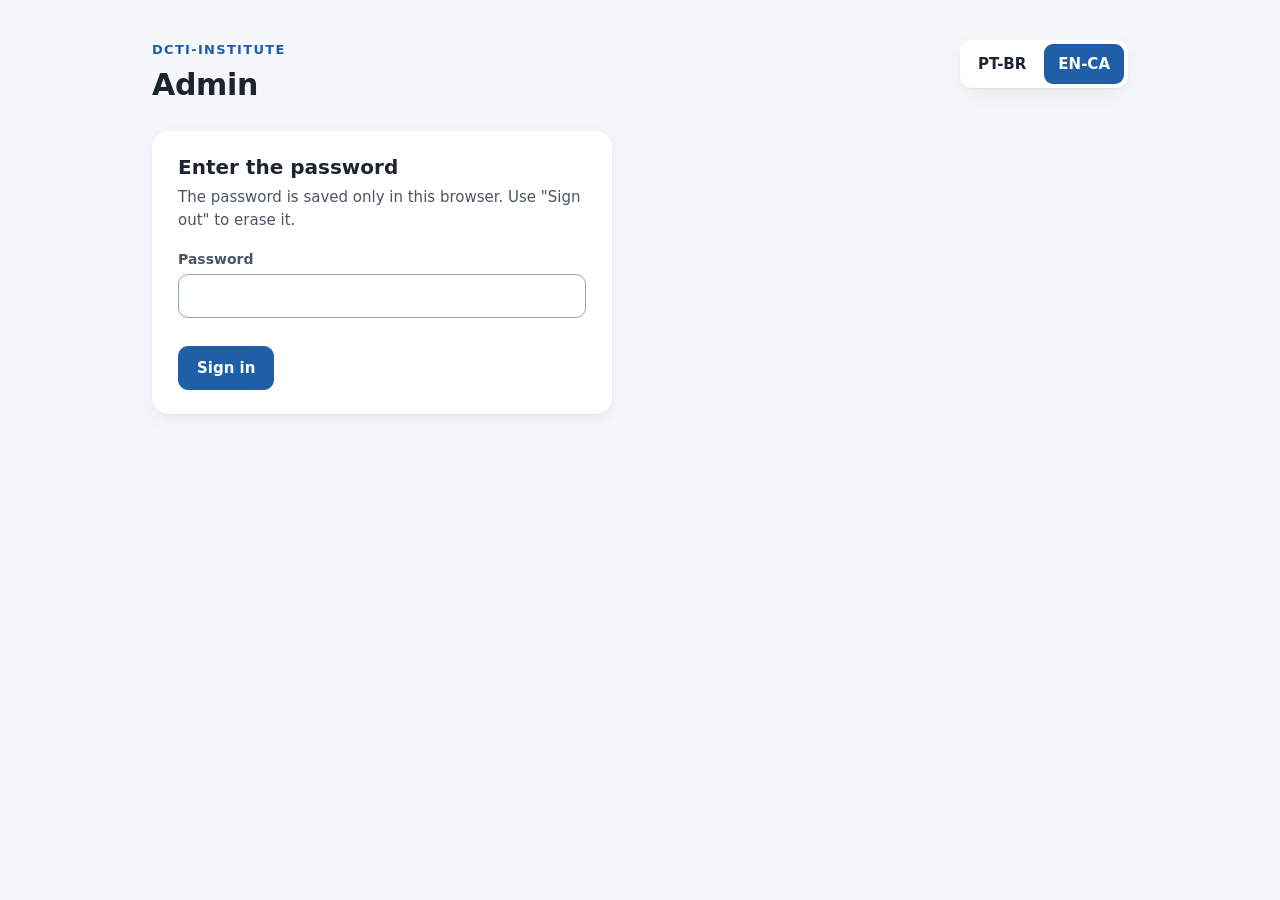
<file: site/admin.html>
<!DOCTYPE html>
<html lang="pt-BR">
<head>
<meta charset="utf-8">
<meta name="viewport" content="width=device-width, initial-scale=1">
<meta name="robots" content="noindex">
<meta http-equiv="Content-Security-Policy" content="default-src 'none'; script-src 'self' 'unsafe-inline'; style-src 'self' 'unsafe-inline'; connect-src 'self'; img-src 'self' data:; base-uri 'none'; form-action 'none'">
<meta name="referrer" content="no-referrer">
<title>DCTI-Institute – Admin</title>
<style>
  :root {
    --bg: #f5f7fa; --card: #fff; --text: #1b2430; --muted: #4a5563; --faint: #66717f; --line: #d6dde6;
    --accent: #1f5fa8; --accent-soft: #e9f1fb; --danger: #a3262a; --ok: #1d6b3a; --radius: 16px;
    --shadow: 0 1px 2px rgba(16, 24, 40, 0.05), 0 6px 20px rgba(16, 24, 40, 0.06);
    color-scheme: light;
  }
  * { box-sizing: border-box; }
  [hidden] { display: none !important; }
  html { background: var(--bg); }
  body { margin: 0; background: var(--bg); color: var(--text); font-family: system-ui, -apple-system, "Segoe UI", Roboto, "Helvetica Neue", Arial, sans-serif; font-size: 1.0625rem; line-height: 1.5; }
  .wrap { max-width: 1040px; margin: 0 auto; padding: 40px 32px 72px; }
  h1, h2, h3 { line-height: 1.25; margin: 0; }
  p { margin: 0; }
  ul { margin: 0; padding: 0; list-style: none; }
  :focus-visible { outline: 3px solid var(--accent); outline-offset: 2px; border-radius: 4px; }
  button, input, textarea { font: inherit; color: inherit; }
  button { cursor: pointer; }
  button:disabled { cursor: default; opacity: 0.6; }

  .site-header { display: flex; flex-wrap: wrap; align-items: flex-start; justify-content: space-between; gap: 16px 32px; }
  .brand { font-size: 0.8125rem; font-weight: 700; letter-spacing: 0.1em; text-transform: uppercase; color: var(--accent); }
  .site-header h1 { font-size: 1.875rem; font-weight: 750; letter-spacing: -0.01em; margin-top: 6px; }
  .header-tools { display: flex; flex-wrap: wrap; align-items: center; gap: 8px 16px; }
  /* language: same control as the Home (index.html) */
  .lang-group { display: inline-flex; padding: 4px; gap: 4px; background: #fff; border-radius: 12px; box-shadow: var(--shadow); }
  .lang-group button {
    font: inherit; font-size: 0.9375rem; font-weight: 650; min-height: 40px; min-width: 64px; padding: 6px 14px;
    background: transparent; color: var(--text); border: 0; border-radius: 9px; cursor: pointer;
  }
  .lang-group button:hover { background: var(--accent-soft); }
  .lang-group button[aria-pressed="true"] { background: var(--accent); color: #fff; }
  .link-btn { background: none; border: 0; padding: 8px 4px; min-height: 40px; color: var(--accent); font-size: 0.9375rem; font-weight: 600; text-decoration: underline; text-underline-offset: 3px; }

  .card { background: var(--card); border-radius: var(--radius); box-shadow: var(--shadow); padding: 24px 26px; margin-top: 28px; }
  .card h2 { font-size: 1.25rem; }
  .btn { min-height: 44px; padding: 8px 18px; border-radius: 10px; border: 1px solid var(--accent); background: var(--accent); color: #fff; font-weight: 650; font-size: 0.9375rem; }
  .btn:hover:not(:disabled) { background: #194f8c; }
  .btn-quiet { background: #fff; color: var(--accent); }
  .btn-quiet:hover:not(:disabled) { background: var(--accent-soft); }
  .btn-small { min-height: 36px; padding: 4px 12px; font-size: 0.875rem; }
  .btn-danger { border-color: var(--danger); color: var(--danger); background: #fff; }
  .btn-danger:hover:not(:disabled) { background: #fbeaea; }
  .notice { margin-top: 24px; padding: 16px 20px; background: #fde8e8; color: #7a1616; border-radius: var(--radius); }
  .toast { position: fixed; left: 50%; bottom: 16px; transform: translateX(-50%); z-index: 10; max-width: calc(100% - 32px); padding: 10px 16px; border-radius: 10px; background: #14532d; color: #fff; font-size: 0.9375rem; font-weight: 600; box-shadow: var(--shadow); }
  .toast:empty { display: none; }
  .hint { margin-top: 6px; color: var(--muted); font-size: 0.9375rem; }
  .error-text { color: var(--danger); font-size: 0.875rem; font-weight: 600; }

  .login { max-width: 460px; }
  .field { display: flex; flex-direction: column; gap: 4px; }
  .field label { font-size: 0.875rem; font-weight: 600; color: var(--muted); }
  .field input, .field textarea { padding: 8px 12px; border: 1px solid #9aa5b1; border-radius: 10px; background: #fff; width: 100%; }
  .field input { min-height: 44px; }
  .field textarea { min-height: 220px; resize: vertical; }
  .field [aria-invalid="true"] { border-color: var(--danger); }
  form.stack { margin-top: 18px; display: grid; gap: 14px; }
  .row { display: grid; grid-template-columns: 1fr 12rem; gap: 14px; }
  .actions { display: flex; flex-wrap: wrap; align-items: center; gap: 12px; }

  .warning { margin-top: 14px; padding: 12px 16px; border-radius: 12px; background: #fff5d6; color: #5f4200; font-weight: 650; }
  .item { padding: 14px 0; border-top: 1px solid var(--line); }
  .item:first-child { border-top: 0; }
  .item-title { font-weight: 650; overflow-wrap: anywhere; }
  .item-id { font-variant-numeric: tabular-nums; color: var(--muted); font-size: 0.875rem; font-weight: 600; }
  .item-meta { color: var(--muted); font-size: 0.9375rem; margin-top: 2px; }
  .excerpt { margin: 8px 0 0; padding-left: 12px; border-left: 3px solid var(--line); color: var(--muted); font-size: 0.9375rem; overflow-wrap: anywhere; }
  .tag { display: inline-block; font-size: 0.75rem; font-weight: 650; margin-left: 8px; padding: 1px 8px; border-radius: 999px; background: var(--accent-soft); color: #174a85; vertical-align: 2px; }
  .subhead { margin-top: 20px; font-size: 0.8125rem; font-weight: 700; text-transform: uppercase; letter-spacing: 0.08em; color: var(--muted); }
  .item .actions { margin-top: 10px; }
  .empty { margin-top: 10px; color: var(--faint); }
  .proposal .form-grid { margin-top: 10px; }
  .proposal.off .form-grid, .proposal.off .excerpt { opacity: 0.55; }
  .proposal .check { min-height: 36px; color: var(--text); }
  .excerpt-label { margin-top: 10px; font-size: 0.8125rem; font-weight: 600; color: var(--muted); }
  .item .error-text { display: block; margin-top: 6px; }
  .updates { white-space: pre-line; overflow-wrap: anywhere; margin-top: 4px; padding: 8px 12px; border-radius: 10px; background: #f5f7fa; font-size: 0.9375rem; }
  .tag-similar { margin-left: 0; background: #fff5d6; color: #5f4200; border: 1px solid #e6c66a; }
  .compare-wrap { margin-top: 8px; }
  .compare { margin-top: 6px; display: grid; grid-template-columns: repeat(auto-fit, minmax(14rem, 1fr)); gap: 10px; }
  .compare > div { padding: 8px 12px; border-radius: 10px; background: #f5f7fa; overflow-wrap: anywhere; }
  .tag-updated { background: #e6f0fb; color: #174a85; border: 1px solid #9cc0ea; }

  .field select, .task-controls select { min-height: 44px; padding: 8px 10px; border: 1px solid #9aa5b1; border-radius: 10px; background: #fff; font: inherit; color: inherit; width: 100%; }
  .field textarea.short { min-height: 72px; }
  .filters { margin-top: 16px; display: grid; grid-template-columns: repeat(auto-fit, minmax(10.5rem, 1fr)); gap: 14px; }
  .list-bar { margin-top: 12px; display: flex; flex-wrap: wrap; align-items: center; justify-content: space-between; gap: 8px 16px; }
  .list-bar .hint { margin-top: 0; }
  .pager { margin-top: 16px; display: flex; flex-wrap: wrap; align-items: center; justify-content: center; gap: 12px; }
  .pager .hint { margin-top: 0; }

  /* status colours: side stripe, badge and summary tile */
  .st-backlog { --st: #7b8794; --st-bg: #eef1f4; --st-fg: #39424e; }
  .st-next { --st: #2f74c0; --st-bg: #e6f0fb; --st-fg: #174a85; }
  .st-doing { --st: #e07a1f; --st-bg: #fdeedd; --st-fg: #8a4300; }
  .st-blocked { --st: #c8322f; --st-bg: #fde8e8; --st-fg: #8b1a1a; }
  .st-done { --st: #2e9a56; --st-bg: #e5f5ec; --st-fg: #14532d; }
  .st-frozen { --st: #6cc3dc; --st-bg: #e4f6fb; --st-fg: #0d5468; }
  .st-dropped { --st: #a7b0bb; --st-bg: #f1f2f4; --st-fg: #4a5563; }
  .st-none { --st: #c9d1da; --st-bg: #f5f7fa; --st-fg: #39424e; }
  .color-Green { --st: #2e9a56; --st-bg: #e5f5ec; --st-fg: #14532d; }
  .color-Yellow { --st: #d9a400; --st-bg: #fff5d6; --st-fg: #5f4200; }
  .color-Red { --st: #c8322f; --st-bg: #fde8e8; --st-fg: #8b1a1a; }
  .color-Gray { --st: #7b8794; --st-bg: #eef1f4; --st-fg: #39424e; }

  .tiles { margin-top: 16px; display: grid; grid-template-columns: repeat(auto-fill, minmax(8.5rem, 1fr)); gap: 10px; }
  .tile { padding: 10px 12px; border-radius: 10px; background: var(--st-bg); color: var(--st-fg); border-top: 4px solid var(--st); }
  .tile-label { font-size: 0.8125rem; font-weight: 650; }
  .tile-value { font-size: 1.5rem; font-weight: 750; line-height: 1.2; font-variant-numeric: tabular-nums; }
  .tile-value.small { font-size: 1.0625rem; padding-top: 5px; }
  .tile-sub { font-size: 0.75rem; }
  .publish { margin-top: 18px; display: flex; flex-wrap: wrap; align-items: center; gap: 8px 16px; }
  .publish .hint { margin-top: 0; flex: 1 1 18rem; }

  .task { display: grid; grid-template-columns: minmax(0, 1fr) 21rem; gap: 6px 20px; margin-top: 10px; padding: 12px 14px; border: 1px solid var(--line); border-left: 6px solid var(--st); border-radius: 10px; }
  .task-head { display: flex; flex-wrap: wrap; align-items: center; gap: 6px 8px; }
  .task-head .tag { margin-left: 0; vertical-align: baseline; }
  .task .item-title { margin-top: 4px; font-size: 1rem; }
  .task .item-meta { font-size: 0.875rem; }
  .task .task-controls select { min-height: 38px; padding: 4px 8px; font-size: 0.9375rem; }
  .st-dropped .item-title, .tag-status.st-dropped { text-decoration: line-through; }
  .due-late { color: var(--danger); font-weight: 700; }
  .pid { font-size: 0.8125rem; font-weight: 700; font-variant-numeric: tabular-nums; padding: 1px 8px; border-radius: 6px; }
  .p-FND { color: #4b2e83; background: #efe9f8; }
  .p-WLX { color: #00666b; background: #dff4f4; }
  .p-CNT { color: #a3195b; background: #fce6f0; }
  .p-CMP { color: #7a4a00; background: #fbf0d9; }
  .p-AUD { color: #4f6b00; background: #eef5d6; }
  .p-TOP { color: #5a3a22; background: #f3e9df; }
  .p-STL { color: #123f7a; background: #dfe9f7; }
  .p-GATE { color: #fff; background: #1b2430; }
  .p-MTG, .p-other { color: #39424e; background: #eef1f4; }
  .tag-status { background: var(--st-bg); color: var(--st-fg); border: 1px solid var(--st); }
  .tag-late { background: #fde8e8; color: #8b1a1a; border: 1px solid #c8322f; }
  .tag-new { background: #fff5d6; color: #5f4200; border: 1px solid #e6c66a; }
  .task-controls { display: grid; grid-template-columns: repeat(2, minmax(0, 1fr)); gap: 10px; align-self: start; }
  .task-controls label { display: block; font-size: 0.8125rem; font-weight: 600; color: var(--muted); margin-bottom: 2px; }
  .task-line { grid-column: 1 / -1; font-size: 0.875rem; font-weight: 650; }
  .task-line.saved { color: var(--ok); }
  .task-line.saving { color: var(--muted); }
  .task-line.failed { color: var(--danger); }
  .task-edit { grid-column: 1 / -1; }
  .task-edit > summary { color: var(--accent); font-size: 0.875rem; font-weight: 600; cursor: pointer; padding: 2px 0; }
  .task-edit .stack { margin-top: 8px; }
  .form-grid { display: grid; grid-template-columns: repeat(auto-fit, minmax(12rem, 1fr)); gap: 14px; }
  .fold > summary { cursor: pointer; }
  .fold > summary h2 { display: inline; }
  .confirm { max-width: 30rem; width: calc(100% - 32px); border: 0; border-radius: var(--radius); padding: 22px 24px; box-shadow: var(--shadow); color: var(--text); }
  .confirm::backdrop { background: rgba(16, 24, 40, 0.45); }
  .confirm h2 { font-size: 1.25rem; }
  .confirm .item-title { margin-top: 2px; }
  .confirm .item-id { display: block; margin-top: 10px; }
  .confirm .error-text { margin-top: 8px; }
  .confirm .actions { margin-top: 16px; justify-content: flex-end; }
  .check { display: flex; align-items: center; gap: 8px; min-height: 44px; align-self: end; font-size: 0.9375rem; font-weight: 600; color: var(--muted); cursor: pointer; }
  .check input { width: 20px; height: 20px; margin: 0; }
  .pick { width: 20px; height: 20px; margin: 0 2px 0 0; cursor: pointer; }
  .select-bar { margin-top: 4px; display: flex; flex-wrap: wrap; align-items: center; gap: 0 18px; }
  .select-bar .link-btn { min-height: 36px; padding: 6px 0; }
  .select-bar .link-btn:disabled { color: var(--muted); text-decoration: none; opacity: 1; }
  .select-note { margin-top: 2px; color: var(--muted); font-size: 0.9375rem; font-weight: 600; }
  .bulk-bar { position: fixed; left: 0; right: 0; bottom: 0; z-index: 9; background: #fff; border-top: 1px solid var(--line); box-shadow: 0 -6px 20px rgba(16, 24, 40, 0.12); padding: 10px 16px 12px; }
  .bulk-inner { max-width: 1040px; margin: 0 auto; display: flex; flex-wrap: wrap; align-items: flex-end; gap: 10px 14px; }
  .bulk-inner .field { min-width: 12rem; }
  .bulk-count { align-self: center; font-weight: 750; min-width: 8rem; }
  .bulk-result { max-width: 1040px; margin: 6px auto 0; font-size: 0.875rem; font-weight: 600; }
  .bulk-result:empty { display: none; }
  body.has-bulk .wrap { padding-bottom: 200px; }
  body.has-bulk .toast { bottom: 128px; }

  /* tabs (Tarefas / Horas / Reuniões): the active one is in the URL hash */
  .tabs { margin-top: 28px; display: flex; flex-wrap: wrap; gap: 4px; border-bottom: 2px solid var(--line); }
  .tab { min-height: 44px; padding: 8px 18px; border: 0; border-bottom: 3px solid transparent; margin-bottom: -2px; background: none; font-size: 1rem; font-weight: 650; color: var(--muted); border-radius: 10px 10px 0 0; }
  .tab:hover { background: var(--accent-soft); color: var(--text); }
  .tab[aria-selected="true"] { color: var(--accent); border-bottom-color: var(--accent); background: var(--card); }
  .tabpanel:focus { outline: none; }
  .task-hours { margin-top: 0; }

  /* Prazos tab (every id and class starts with dl-) */
  .dl-bar { display: flex; flex-wrap: wrap; align-items: center; justify-content: space-between; gap: 10px 16px; margin-top: 16px; }
  .dl-count { font-size: 1.125rem; font-weight: 750; }
  .dl-count.all-set { color: var(--ok); }
  .dl-bulk { margin-top: 14px; padding: 12px 14px; border-radius: 12px; background: var(--accent-soft); display: flex; flex-wrap: wrap; align-items: flex-end; gap: 10px 14px; }
  .dl-bulk-title { width: 100%; font-size: 0.8125rem; font-weight: 700; text-transform: uppercase; letter-spacing: 0.08em; color: var(--muted); }
  .dl-bulk .check { min-height: 38px; color: var(--text); }
  .dl-sel { align-self: center; font-weight: 650; min-width: 7rem; }
  .dl-bulk .field input { min-height: 38px; padding: 4px 8px; }
  .dl-quick, .dl-controls { display: flex; flex-wrap: wrap; align-items: center; gap: 6px; }
  .dl-bulk-msg { width: 100%; font-size: 0.875rem; font-weight: 600; }
  .dl-bulk-msg:empty { display: none; }
  .dl-row { display: grid; grid-template-columns: auto minmax(0, 1fr) auto; align-items: center; gap: 6px 14px; margin-top: 10px; padding: 10px 14px; border: 1px solid var(--line); border-left: 6px solid var(--st); border-radius: 10px; }
  .dl-row > input[type="checkbox"] { width: 20px; height: 20px; margin: 0; }
  .dl-row .item-title { font-weight: 600; font-size: 1rem; margin-top: 2px; }
  .dl-controls { justify-content: flex-end; }
  .dl-controls input[type="date"] { min-height: 38px; padding: 4px 8px; border: 1px solid #9aa5b1; border-radius: 8px; background: #fff; }
  .dl-line { grid-column: 2 / -1; font-size: 0.875rem; font-weight: 600; color: var(--muted); }
  .dl-line:empty { display: none; }
  .dl-line.ok { color: var(--ok); }
  .dl-line.fail { color: var(--danger); }
  .dl-warn { color: #7a4a00; }

  /* Horas tab (moved from horas.html; every id and class starts with h-) */
  .visually-hidden { position: absolute !important; width: 1px; height: 1px; padding: 0; margin: -1px; overflow: hidden; clip: rect(0 0 0 0); white-space: nowrap; border: 0; }
  .h-weekbar { display: flex; flex-wrap: wrap; align-items: center; justify-content: space-between; gap: 12px; }
  .h-weekbar .h-week-name { font-size: 1.25rem; font-weight: 700; }
  .h-weekbar .hint { margin-top: 2px; }
  .h-nav { display: flex; gap: 8px; flex-wrap: wrap; }
  .lh-dialog { padding: 0; max-width: 32rem; }
  .lh-body { padding: 22px 24px; }
  .lh-body .item-id { margin-right: 6px; }
  .lh-body form { margin-top: 12px; }
  .lh-quick { display: flex; flex-wrap: wrap; gap: 8px; margin-top: 6px; }
  .lh-row { display: grid; grid-template-columns: repeat(auto-fit, minmax(10rem, 1fr)); gap: 14px; }
  .lh-body .error-text { min-height: 1.25em; margin: 0; }
  .lh-cat-fixed { margin: 0; font-size: 0.9375rem; }
  .lh-cat-fixed .link-btn { min-height: 0; padding: 0 2px; }
  .lh-cats { border: 0; padding: 0; margin: 0; display: flex; flex-direction: column; gap: 2px; }
  .lh-cats legend { font-size: 0.875rem; font-weight: 600; color: var(--muted); padding: 0; margin-bottom: 4px; }
  .lh-cats label { display: flex; align-items: center; gap: 8px; min-height: 36px; cursor: pointer; }
  .lh-cats input { width: 18px; height: 18px; margin: 0; }
  .lh-cats .lh-sugg { color: var(--muted); font-size: 0.8125rem; }
  .lh-done { color: var(--text); font-weight: 600; }
  .tag-cat { background: #eef2f7; color: var(--muted); }
  .tag-noen { background: #fff5d6; color: #5f4200; border: 1px solid #e6c66a; }
  .task-buttons { display: flex; flex-wrap: wrap; gap: 8px; margin-top: 8px; }
  .ed-dialog { max-height: calc(100vh - 32px); overflow-y: auto; }
  .ed-dialog .lh-body .item-id { display: inline; margin-top: 0; }
  .ed-dialog .item-meta { margin-top: 2px; }
  .h-loading { margin-top: 24px; color: var(--muted); }
  .h-total { display: flex; flex-wrap: wrap; align-items: center; justify-content: space-between; gap: 16px; }
  .h-total-label { font-size: 0.875rem; font-weight: 700; text-transform: uppercase; letter-spacing: 0.08em; color: var(--muted); }
  .h-total-value { font-size: 2.5rem; font-weight: 750; line-height: 1.1; font-variant-numeric: tabular-nums; }
  .h-copy-box { width: 100%; }
  .h-copy-box textarea { width: 100%; min-height: 200px; margin-top: 8px; padding: 10px; border: 1px solid #9aa5b1; border-radius: 10px; font: inherit; font-size: 0.9375rem; }
  .h-section-title { margin: 36px 0 0; font-size: 0.8125rem; font-weight: 700; text-transform: uppercase; letter-spacing: 0.1em; color: var(--muted); }
  .h-group.card { margin-top: 12px; padding-top: 18px; padding-bottom: 18px; }
  .h-group-head { display: flex; align-items: baseline; justify-content: space-between; gap: 12px; }
  .h-group-head h3 { font-size: 1.125rem; font-weight: 700; }
  .h-sum { font-weight: 700; font-variant-numeric: tabular-nums; white-space: nowrap; }
  .h-sum.zero { color: var(--faint); font-weight: 600; }
  .h-item + .h-item { margin-top: 18px; padding-top: 18px; border-top: 1px solid var(--line); }
  .h-group-head + .h-item { margin-top: 12px; padding-top: 14px; border-top: 2px solid var(--line); }
  .h-item-head { display: flex; align-items: baseline; justify-content: space-between; gap: 12px; }
  .h-item-head h4 { margin: 0; font-size: 1rem; font-weight: 650; }
  .h-tag { display: inline-block; font-size: 0.75rem; font-weight: 650; margin-left: 8px; padding: 1px 8px; border-radius: 999px; background: #eef1f5; color: var(--muted); vertical-align: 2px; }
  .h-tag-pausada { background: #fff4d6; color: #6b4a00; }
  .h-tag-concluida { background: #e3f1e7; color: #1d5a32; }
  .h-periods { margin-top: 10px; }
  .h-period { display: grid; grid-template-columns: 8.5rem 5rem 1fr auto; align-items: center; gap: 4px 14px; padding: 8px 0; border-top: 1px solid #edf0f4; }
  .h-periods li:first-child .h-period { border-top: 0; }
  .h-p-date { color: var(--muted); font-size: 0.9375rem; }
  .h-p-hours { font-weight: 700; font-variant-numeric: tabular-nums; }
  .h-p-note { font-size: 0.9375rem; overflow-wrap: anywhere; }
  .h-p-note.empty { color: var(--faint); }
  .h-p-actions { display: flex; gap: 6px; }
  .h-none { margin-top: 8px; color: var(--faint); font-size: 0.9375rem; }
  .h-add { margin-top: 10px; }
  .h-form { margin-top: 10px; padding: 14px; border-radius: 12px; background: var(--accent-soft); display: grid; grid-template-columns: 10rem 8rem 1fr; gap: 12px; align-items: start; }
  .h-form .h-hint { font-size: 0.8125rem; color: var(--muted); }
  .h-form .actions { grid-column: 1 / -1; }

  @media (max-width: 640px) {
    .filters, .task-controls, .task { grid-template-columns: 1fr; }
    .wrap { padding: 24px 16px 56px; }
    .site-header h1 { font-size: 1.5rem; }
    .card { padding: 18px 16px; }
    .row { grid-template-columns: 1fr; }
    .tiles { grid-template-columns: repeat(2, minmax(0, 1fr)); }
    .pager .btn { flex: 1 1 8rem; }
    .task .task-controls select { min-height: 44px; }
    .bulk-inner .field { flex: 1 1 100%; }
    body.has-bulk .wrap { padding-bottom: 320px; }
    body.has-bulk .toast { bottom: 260px; }
    .task-edit > summary { padding: 10px 0; }
    .tab { flex: 1 1 auto; padding: 8px 10px; }
    .h-total-value { font-size: 2.125rem; }
    .h-period { grid-template-columns: 1fr auto; }
    .h-p-hours { grid-column: 2; grid-row: 1; text-align: right; }
    .h-p-note, .h-p-actions { grid-column: 1 / -1; }
    .h-form { grid-template-columns: 1fr 1fr; }
    .h-form .h-f-note { grid-column: 1 / -1; }
    .h-nav { width: 100%; }
    .dl-row { grid-template-columns: auto minmax(0, 1fr); }
    .dl-controls { grid-column: 1 / -1; justify-content: flex-start; }
    .dl-controls input[type="date"] { min-height: 44px; flex: 1 1 100%; }
    .h-nav .btn { flex: 1 1 auto; }
  }
</style>
<link rel="stylesheet" href="resumo.css">
<script src="resumo.js"></script>
</head>
<body>
<div class="wrap">
  <header class="site-header">
    <div>
      <div class="brand">DCTI-Institute</div>
      <h1>Admin</h1>
    </div>
    <div class="header-tools">
      <span class="visually-hidden" id="lang-label" data-i18n="lang.selector_label">Idioma</span>
      <div class="lang-group" role="group" aria-labelledby="lang-label">
        <button type="button" data-lang="pt-BR" aria-pressed="false" lang="pt-BR">PT-BR</button>
        <button type="button" data-lang="en-CA" aria-pressed="false" lang="en-CA">EN-CA</button>
      </div>
      <button type="button" class="link-btn" id="logout" data-i18n="logout" hidden>Sair</button>
    </div>
  </header>

  <main>
    <p class="toast" id="toast" role="status" aria-live="polite"></p>
    <div class="notice" id="error" role="alert" hidden><p id="error-text"></p></div>

    <section class="card login" id="login" aria-labelledby="login-title" hidden>
      <h2 id="login-title" data-i18n="login.title">Digite a senha</h2>
      <p class="hint" data-i18n="login.hint">A senha fica salva só neste navegador. Use "Sair" para apagá-la.</p>
      <form class="stack" id="login-form" novalidate>
        <div class="field">
          <label for="password" data-i18n="login.password">Senha</label>
          <input type="password" id="password" autocomplete="current-password" required aria-describedby="login-error">
        </div>
        <p class="error-text" id="login-error"></p>
        <div><button type="submit" class="btn" id="login-btn" data-i18n="login.enter">Entrar</button></div>
      </form>
    </section>

    <div id="app" hidden>
      <section class="card" aria-labelledby="summary-title">
        <h2 id="summary-title" data-i18n="summary.title">Resumo</h2>
        <p class="hint" data-i18n="summary.hint">Visão rápida das tarefas e da situação do painel.</p>
        <div id="summary"></div>
        <div class="publish">
          <button type="button" class="btn" id="publish-btn" data-i18n="publish.btn">Atualizar painel agora</button>
          <p class="hint" data-i18n="publish.hint">Recalcula o painel agora, sem esperar a segunda-feira. Não envia nada ao Scott.</p>
        </div>
        <p class="rs-footer" id="summary-updated"></p>
      </section>

      <div class="tabs" role="tablist" aria-label="Seções da admin" data-i18n-aria="tabs.label">
        <button type="button" class="tab" role="tab" id="tab-tarefas" aria-controls="panel-tarefas" aria-selected="true" data-i18n="tab.tarefas">Tarefas</button>
        <button type="button" class="tab" role="tab" id="tab-prazos" aria-controls="panel-prazos" aria-selected="false" tabindex="-1" data-i18n="tab.prazos">Prazos</button>
        <button type="button" class="tab" role="tab" id="tab-horas" aria-controls="panel-horas" aria-selected="false" tabindex="-1" data-i18n="tab.horas">Horas</button>
        <button type="button" class="tab" role="tab" id="tab-reunioes" aria-controls="panel-reunioes" aria-selected="false" tabindex="-1" data-i18n="tab.reunioes">Reuniões</button>
      </div>
      <div class="tabpanel" role="tabpanel" id="panel-tarefas" aria-labelledby="tab-tarefas" tabindex="-1">
      <section class="card" aria-labelledby="tasks-title">
        <h2 id="tasks-title" tabindex="-1">Tarefas</h2>
        <p class="hint">Mude o status e o "Mostrar na Home" direto na linha. Cada mudança é salva na hora.</p>
        <div class="filters">
          <div class="field"><label for="filter-search">Buscar</label><input type="search" id="filter-search" placeholder="Código, título, responsável, origem"></div>
          <div class="field"><label for="filter-origin">Origem</label><select id="filter-origin"><option value="">Todas</option><option value="gtm">GTM</option><option value="meeting">Reunião</option><option value="manual">Manual</option></select></div>
          <div class="field"><label for="filter-status">Status</label><select id="filter-status"></select></div>
          <div class="field"><label for="filter-section">Pilar</label><select id="filter-section"></select></div>
          <div class="field"><label for="filter-category">Categoria</label><select id="filter-category"></select></div>
          <div class="field"><label for="filter-owner">Responsável</label><select id="filter-owner"></select></div>
          <div class="field"><label for="filter-sort">Ordenar por</label><select id="filter-sort"><option value="due">Prazo</option><option value="id">Código</option></select></div>
          <label class="check" for="filter-hide-frozen"><input type="checkbox" id="filter-hide-frozen"> Ocultar congeladas</label>
        </div>
        <div class="list-bar">
          <p class="hint" id="tasks-count" role="status" aria-live="polite"></p>
          <button type="button" class="btn btn-quiet btn-small" id="toggle-all">Ver todas</button>
        </div>
        <div class="select-bar">
          <button type="button" class="link-btn" id="select-page">Selecionar as desta página</button>
          <button type="button" class="link-btn" id="select-all" hidden></button>
        </div>
        <p class="select-note" id="select-note" role="status" aria-live="polite"></p>
        <ul id="tasks"></ul>
        <div class="pager" id="pager" hidden>
          <button type="button" class="btn btn-quiet btn-small" id="page-prev">Anterior</button>
          <p class="hint" id="page-info"></p>
          <button type="button" class="btn btn-quiet btn-small" id="page-next">Próxima</button>
        </div>
      </section>

      <section class="card" aria-labelledby="new-title">
        <h2 id="new-title">Nova tarefa</h2>
        <p class="hint">Cria uma tarefa à mão na planilha. O código é gerado automaticamente.</p>
        <form class="stack" id="new-form" novalidate>
          <div class="field">
            <label for="new-title-pt">Título em português (obrigatório)</label>
            <input type="text" id="new-title-pt" maxlength="300" required aria-describedby="new-error">
          </div>
          <div class="field">
            <label for="new-title-en">Título em inglês (opcional)</label>
            <input type="text" id="new-title-en" maxlength="300" aria-describedby="new-en-hint">
            <p class="hint" id="new-en-hint">Se ficar em branco, a versão em inglês da Home mostra o título em português.</p>
          </div>
          <div class="form-grid">
            <div class="field"><label for="new-owners">Responsáveis (separados por vírgula)</label><input type="text" id="new-owners" maxlength="200"></div>
            <div class="field"><label for="new-due">Prazo</label><input type="date" id="new-due"></div>
            <div class="field"><label for="new-section">Pilar (obrigatório)</label><select id="new-section" aria-describedby="new-error"></select></div>
            <div class="field"><label for="new-status">Status inicial</label><select id="new-status"></select></div>
            <div class="field"><label for="new-show">Mostrar na Home</label><select id="new-show"><option value="no">Não</option><option value="yes">Sim</option></select></div>
          </div>
          <div class="actions">
            <button type="submit" class="btn" id="new-btn">Criar tarefa</button>
            <span class="error-text" id="new-error" role="alert"></span>
          </div>
        </form>
      </section>

      <details class="card fold" id="forced-box">
        <summary>
          <h2 id="forced-title">Ajuste excepcional da cor</h2>
          <p class="hint">Use só quando a cor automática não refletir a realidade. Vale por uma semana, exige um motivo e fica pública junto com a cor calculada.</p>
        </summary>
        <p class="hint" id="forced-week"></p>
        <form class="stack" id="forced-form" novalidate>
          <div class="row">
            <div class="field">
              <label for="forced-reason">Motivo (aparece na Home)</label>
              <input type="text" id="forced-reason" maxlength="300" aria-describedby="forced-error">
            </div>
            <div class="field">
              <label for="forced-color">Cor</label>
              <select id="forced-color">
                <option value="">Automática</option>
                <option value="Green">Verde</option>
                <option value="Yellow">Amarelo</option>
                <option value="Red">Vermelho</option>
                <option value="Gray">Cinza</option>
              </select>
            </div>
          </div>
          <div class="actions">
            <button type="submit" class="btn" id="forced-btn">Salvar cor</button>
            <span class="error-text" id="forced-error" role="alert"></span>
          </div>
        </form>
      </details>
      </div>

      <div class="tabpanel" role="tabpanel" id="panel-prazos" aria-labelledby="tab-prazos" tabindex="-1" hidden>
      <section class="card" aria-labelledby="dl-title">
        <h2 id="dl-title" tabindex="-1" data-i18n="dl.title">Prazos</h2>
        <p class="hint" data-i18n="dl.hint">Toda tarefa ativa precisa de prazo para entrar no cálculo do ciclo e da cor. Escolha a data: ela é salva na hora.</p>
        <div class="dl-bar">
          <p class="dl-count" id="dl-count" role="status" aria-live="polite"></p>
          <button type="button" class="btn btn-quiet btn-small" id="dl-toggle"></button>
        </div>
        <div class="dl-bulk" role="group" aria-labelledby="dl-bulk-title">
          <p class="dl-bulk-title" id="dl-bulk-title" data-i18n="dl.bulk_title">Várias de uma vez</p>
          <label class="check" for="dl-all"><input type="checkbox" id="dl-all"> <span data-i18n="dl.select_all">Selecionar todas da lista</span></label>
          <span class="dl-sel" id="dl-sel"></span>
          <div class="field"><label for="dl-bulk-date" data-i18n="dl.bulk_date">Data para as selecionadas</label><input type="date" id="dl-bulk-date"></div>
          <div class="dl-quick" id="dl-bulk-quick"></div>
          <button type="button" class="btn btn-small" id="dl-apply" data-i18n="dl.apply">Aplicar data às selecionadas</button>
          <button type="button" class="btn btn-danger btn-small" id="dl-freeze-sel" data-i18n="dl.freeze_selected">Congelar selecionadas</button>
          <p class="dl-bulk-msg" id="dl-bulk-msg" role="status" aria-live="polite"></p>
        </div>
        <ul id="dl-list"></ul>
      </section>
      </div>

      <div class="tabpanel" role="tabpanel" id="panel-horas"aria-labelledby="tab-horas" tabindex="-1" hidden>
        <section class="card h-weekbar" aria-labelledby="h-week-name">
          <div>
            <h2 class="h-week-name" id="h-week-name" data-i18n="h.time_log">Registro de horas</h2>
            <p class="hint" id="h-week-range"></p>
          </div>
          <div class="h-nav">
            <button type="button" class="btn btn-quiet btn-small" id="h-prev-week" aria-label="Semana anterior" data-i18n-aria="h.prev_week_aria" data-i18n="h.prev">← Anterior</button>
            <button type="button" class="btn btn-quiet btn-small" id="h-this-week" data-i18n="h.this_week">Esta semana</button>
            <button type="button" class="btn btn-quiet btn-small" id="h-next-week" aria-label="Próxima semana" data-i18n-aria="h.next_week_aria" data-i18n="h.next">Próxima →</button>
          </div>
        </section>
        <div class="notice" id="h-error" role="alert" hidden><p id="h-error-text"></p><button type="button" class="btn btn-quiet" id="h-retry" data-i18n="h.retry">Tentar de novo</button></div>
        <p class="h-loading" id="h-loading" data-i18n="h.loading" hidden>Carregando…</p>
        <div id="h-content" hidden>
          <section class="card h-total" aria-labelledby="h-total-label">
            <div>
              <p class="h-total-label" id="h-total-label" data-i18n="h.week_total">Total da semana</p>
              <p class="h-total-value" id="h-total-value"></p>
            </div>
            <button type="button" class="btn" id="h-copy-btn" data-i18n="h.copy">Copiar resumo da semana</button>
            <div class="h-copy-box" id="h-copy-box" hidden>
              <p class="hint" data-i18n="h.copy_fallback">Não deu para copiar sozinho. O texto já está selecionado: use Ctrl+C (ou Cmd+C).</p>
              <label class="visually-hidden" for="h-copy-text" data-i18n="h.copy_label">Resumo da semana em inglês</label>
              <textarea id="h-copy-text" readonly></textarea>
            </div>
          </section>
          <h2 class="h-section-title" data-i18n="h.workstreams">Frentes do GTM</h2>
          <div id="h-groups"></div>
          <p class="h-none" id="h-no-tasks" data-i18n="h.no_tasks" hidden>Nenhuma frente ativa na aba pillars.</p>
          <h2 class="h-section-title" data-i18n="h.meetings_extras">Reuniões e extras</h2>
          <div id="h-fixed"></div>
        </div>
      </div>

      <div class="tabpanel" role="tabpanel" id="panel-reunioes" aria-labelledby="tab-reunioes" tabindex="-1" hidden>
      <section class="card" aria-labelledby="meeting-title">
        <h2 id="meeting-title">Subir resumo de reunião</h2>
        <p class="hint">Transforma o resumo de uma reunião em tarefas e sugestões para você revisar.</p>
        <p class="warning" id="meeting-warning">Não suba trechos com senha, pagamento ou remuneração.</p>
        <form class="stack" id="meeting-form" novalidate>
          <div class="field">
            <label for="meeting-text">Texto da reunião</label>
            <textarea id="meeting-text" maxlength="60000" aria-describedby="meeting-warning meeting-error"></textarea>
          </div>
          <div class="row">
            <div class="field">
              <label for="meeting-file">Ou envie um arquivo .md ou .txt</label>
              <input type="file" id="meeting-file" accept=".md,.txt,text/markdown,text/plain">
            </div>
            <div class="field">
              <label for="meeting-date">Data da reunião</label>
              <input type="date" id="meeting-date" required aria-describedby="meeting-error">
            </div>
          </div>
          <p class="hint">O texto só é usado nesta análise e não é guardado. A análise não grava nada: você revisa as propostas e grava só as que escolher, com o trecho de cada uma.</p>
          <div class="actions">
            <button type="submit" class="btn" id="analyze-btn">Analisar</button>
            <span class="error-text" id="meeting-error" role="alert"></span>
          </div>
        </form>
      </section>

      <section class="card" id="result" aria-labelledby="result-title" tabindex="-1" hidden>
        <h2 id="result-title">Resultado da análise</h2>
        <div id="result-body"></div>
      </section>

      <section class="card" aria-labelledby="suggestions-title">
        <h2 id="suggestions-title">Alterações sugeridas</h2>
        <p class="hint">Mudanças em tarefas encontradas nas reuniões. Aceitar acrescenta o texto abaixo (pode editar antes) às atualizações da tarefa, com a data da reunião no início e sem apagar o que já havia. Recusar só registra a decisão e não altera a tarefa. As atualizações aparecem em "Editar detalhes" da tarefa e não vão para a Home.</p>
        <ul id="suggestions"></ul>
        <p class="empty" id="no-suggestions" hidden>Nenhuma alteração aguardando decisão.</p>
        <p class="error-text" id="suggestions-error" role="alert"></p>
      </section>

      </div>

      <dialog class="confirm" id="delete-dialog" aria-labelledby="delete-title" aria-describedby="delete-name delete-gtm delete-warning">
        <h2 id="delete-title">Excluir esta tarefa?</h2>
        <span class="item-id" id="delete-id"></span>
        <p class="item-title" id="delete-name"></p>
        <p class="warning" id="delete-gtm" hidden>Esta é uma tarefa do GTM. Excluir tira a tarefa da base do "% do GTM original". Para preservar o histórico, use o status Descartada.</p>
        <p class="hint" id="delete-warning">A linha sai da planilha e não dá para desfazer por aqui.</p>
        <p class="hint" id="delete-second" hidden>Clique em "Confirmar exclusão" para excluir de vez.</p>
        <p class="error-text" id="delete-error" role="alert"></p>
        <div class="actions">
          <button type="button" class="btn btn-quiet" id="delete-cancel" autofocus>Cancelar</button>
          <button type="button" class="btn btn-danger" id="delete-confirm">Excluir</button>
        </div>
      </dialog>

      <dialog class="confirm lh-dialog ed-dialog" id="ed-dialog" aria-labelledby="ed-title" aria-describedby="ed-id-line">
        <div class="lh-body">
          <h2 id="ed-title" data-i18n="ed.title">Editar tarefa</h2>
          <p class="item-meta" id="ed-id-line"><span data-i18n="ed.code">Código (não muda):</span> <span class="item-id" id="ed-id"></span></p>
          <form class="stack" id="ed-form" novalidate>
            <div class="field">
              <label for="ed-title-pt" data-i18n="ed.title_pt">Título (português)</label>
              <input type="text" id="ed-title-pt" maxlength="300" autocomplete="off" required aria-describedby="ed-error">
            </div>
            <div class="field">
              <label for="ed-title-en" data-i18n="ed.title_en">Título (inglês)</label>
              <input type="text" id="ed-title-en" maxlength="300" autocomplete="off" aria-describedby="ed-title-en-hint">
              <span class="hint" id="ed-title-en-hint" data-i18n="ed.title_en_hint">Se ficar vazio, a tela em inglês mostra o título em português.</span>
            </div>
            <div class="field">
              <label for="ed-owners" data-i18n="ed.owners">Responsáveis (separados por vírgula)</label>
              <input type="text" id="ed-owners" maxlength="200" autocomplete="off">
            </div>
            <div class="lh-row">
              <div class="field">
                <label for="ed-due" data-i18n="ed.due">Prazo</label>
                <input type="date" id="ed-due">
              </div>
              <div class="field">
                <label for="ed-status" data-i18n="ed.status">Status</label>
                <select id="ed-status"></select>
              </div>
            </div>
            <div class="field">
              <label for="ed-show" data-i18n="ed.show">Mostrar na Home</label>
              <select id="ed-show"></select>
            </div>
            <div class="field">
              <label for="ed-note" data-i18n="ed.note">Nota de mudança (aparece na Home se a tarefa estiver visível)</label>
              <textarea class="short" id="ed-note" maxlength="500"></textarea>
            </div>
            <div class="field">
              <label for="ed-by" data-i18n="ed.by">Seu nome (vai para o histórico de alterações)</label>
              <input type="text" id="ed-by" maxlength="60" autocomplete="name">
            </div>
            <p class="error-text" id="ed-error" role="alert"></p>
            <div class="actions">
              <button type="button" class="btn btn-quiet" id="ed-cancel" data-i18n="ed.cancel">Cancelar</button>
              <button type="submit" class="btn" id="ed-submit" data-i18n="ed.save">Salvar</button>
            </div>
          </form>
        </div>
      </dialog>

      <dialog class="confirm" id="bulk-delete-dialog" aria-labelledby="bulk-delete-title" aria-describedby="bulk-delete-text bulk-delete-gtm">
        <h2 id="bulk-delete-title"></h2>
        <p class="hint" id="bulk-delete-text"></p>
        <p class="warning" id="bulk-delete-gtm">Excluir tira as tarefas da base do "% do GTM original". "Descartada" mantém a linha na planilha, mas também sai das contas.</p>
        <p class="hint">As linhas saem da planilha e não dá para desfazer por aqui.</p>
        <div class="field" style="margin-top: 12px">
          <label for="bulk-delete-word">Digite EXCLUIR para confirmar</label>
          <input type="text" id="bulk-delete-word" autocomplete="off" autocapitalize="characters" spellcheck="false" autofocus aria-describedby="bulk-delete-error">
        </div>
        <p class="error-text" id="bulk-delete-error" role="alert"></p>
        <div class="actions">
          <button type="button" class="btn btn-quiet" id="bulk-delete-cancel">Cancelar</button>
          <button type="button" class="btn btn-danger" id="bulk-delete-confirm" disabled>Excluir</button>
        </div>
      </dialog>

      <dialog class="confirm lh-dialog" id="lh-dialog" aria-labelledby="lh-title" aria-describedby="lh-task">
        <div class="lh-body">
          <h2 id="lh-title">Registrar horas</h2>
          <p class="item-title" id="lh-task"><span class="item-id" id="lh-task-id"></span><span id="lh-task-title"></span></p>
          <form class="stack" id="lh-form" novalidate>
            <div class="field">
              <label for="lh-hours">Tempo</label>
              <input type="text" id="lh-hours" inputmode="decimal" autocomplete="off" aria-describedby="lh-hours-hint lh-error">
              <span class="hint" id="lh-hours-hint">Ex.: 1,5 ou 1:30</span>
              <div class="lh-quick" role="group" aria-label="Atalhos de tempo">
                <button type="button" class="btn btn-quiet btn-small" data-lh-hours="0,5">0,5 h</button>
                <button type="button" class="btn btn-quiet btn-small" data-lh-hours="1">1 h</button>
                <button type="button" class="btn btn-quiet btn-small" data-lh-hours="2">2 h</button>
              </div>
            </div>
            <div class="field">
              <label for="lh-date">Data</label>
              <input type="date" id="lh-date" aria-describedby="lh-error">
            </div>
            <p class="lh-cat-fixed" id="lh-cat-fixed" hidden>Categoria: <strong id="lh-cat-name"></strong> · <button type="button" class="link-btn" id="lh-cat-change" aria-label="Trocar a categoria">trocar</button></p>
            <fieldset class="lh-cats" id="lh-cats" aria-describedby="lh-error" hidden>
              <legend>Categoria</legend>
              <div id="lh-cat-options"></div>
            </fieldset>
            <label class="check" id="lh-save-wrap" hidden><input type="checkbox" id="lh-save" checked> Guardar na tarefa</label>
            <div class="field">
              <label for="lh-note">Nota</label>
              <input type="text" id="lh-note" maxlength="500" autocomplete="off">
            </div>
            <p class="error-text" id="lh-error" role="alert"></p>
            <div class="actions">
              <button type="button" class="btn btn-quiet" id="lh-cancel">Cancelar</button>
              <button type="submit" class="btn" id="lh-submit">Registrar</button>
            </div>
          </form>
        </div>
      </dialog>

      <div class="bulk-bar" id="bulk-bar" role="region" aria-label="Ações nas tarefas selecionadas" hidden>
        <div class="bulk-inner">
          <p class="bulk-count" id="bulk-count"></p>
          <div class="field">
            <label for="bulk-action">Ação</label>
            <select id="bulk-action">
              <option value="">Escolha</option>
              <option value="status">Alterar status</option>
              <option value="show">Mostrar na Home</option>
              <option value="owners">Definir responsáveis</option>
              <option value="due">Definir prazo</option>
              <option value="category">Definir categoria</option>
              <option value="delete">Excluir (até 25 por vez)</option>
            </select>
          </div>
          <div class="field" id="bulk-value-box" hidden>
            <label for="bulk-value" id="bulk-value-label"></label>
            <span id="bulk-value-slot"></span>
          </div>
          <button type="button" class="btn btn-small" id="bulk-apply">Aplicar</button>
          <button type="button" class="btn btn-quiet btn-small" id="bulk-clear">Limpar seleção</button>
        </div>
        <p class="bulk-result" id="bulk-result" role="status" aria-live="polite"></p>
      </div>
    </div>
  </main>
  <noscript><p class="notice">Esta tela precisa de JavaScript.</p></noscript>
</div>

<script>
(function () {
  'use strict';

  var API = 'api/admin-meeting';      // same origin: Vercel rewrites it to the n8n webhook (site/vercel.json)
  var KEY_STORE = 'dcti_admin_key';   // the password, saved only in this browser
  var NAME_STORE = 'dcti_admin_name'; // name typed in "Editar", for the task_log tab (this browser only)
  var TZ = 'America/Sao_Paulo';
  var MAX_TEXT = 60000, MAX_FILE = 300 * 1024;
  var ANALYZE_TIMEOUT = 115000, DEFAULT_TIMEOUT = 25000;

  var MSG = {
    unauthorized: 'Senha incorreta.',
    not_configured: 'O servidor ainda não está configurado (segredo no n8n).',
    network: 'Não foi possível falar com o servidor. Confira a conexão e tente de novo.',
    server: 'O servidor respondeu com erro. Tente de novo em instantes.',
    empty_text: 'Cole o texto da reunião ou envie um arquivo.',
    text_too_long: 'O texto passa de 60.000 caracteres. Corte antes de enviar.',
    invalid_date: 'Escolha a data da reunião (hoje ou antes).',
    bad_file: 'Envie um arquivo .md ou .txt de até 300 KB.',
    ai_failed: 'A IA não devolveu uma resposta válida. Nada foi gravado. Tente de novo.',
    not_found: 'Esta sugestão não existe mais. A lista foi recarregada.',
    already_decided: 'Esta sugestão já tinha outra decisão. A lista foi recarregada.',
    b_not_configured: 'O ID do workflow B ainda não foi preenchido no workflow F.',
    invalid_due_date: 'Prazo inválido.',
    note_too_long: 'A nota passa de 500 caracteres.',
    owners_too_long: 'A lista de responsáveis passa de 200 caracteres.',
    reason_required: 'Escreva o motivo para forçar a cor.',
    suggestions_unavailable: 'As alterações sugeridas estão indisponíveis agora. O resto da admin continua funcionando.',
    title_required: 'Escreva o título em português.',
    title_too_long: 'O título passa de 300 caracteres.',
    invalid_section: 'Escolha o pilar.',
    invalid_status: 'Status inválido.',
    invalid_visibility: 'Opção de "Mostrar na Home" inválida.',
    duplicate_title: 'Já existe uma tarefa com este título.',
    invalid_action: 'O servidor ainda não conhece esta ação. Reimporte os workflows D e F.',
    row_not_found: 'Não foi possível identificar a linha com certeza. Nada foi excluído.',
    task_gone: 'Esta tarefa não existe mais. A lista foi recarregada.',
    too_many: 'Selecione no máximo 100 tarefas por vez.',
    too_many_delete: 'Exclua no máximo 25 tarefas por vez. Cada linha é uma gravação no Google, que limita as gravações por minuto.',
    write_not_confirmed: 'A planilha não confirmou a gravação. Recarregue a página e confira.',
    no_tasks: 'Nenhuma tarefa selecionada.',
    invalid_category: 'Categoria inválida.',
    column_missing_categoria: 'Falta a coluna categoria na aba tasks (logo depois de meeting_updates). Crie a coluna e tente de novo.',
    too_many_add: 'Adicione no máximo 25 tarefas por vez.',
    invalid_key: 'Pedido inválido. Analise a reunião de novo.',
    excerpt_too_long: 'O trecho passa de 500 caracteres.',
    change_required: 'Escreva o texto que será acrescentado à tarefa.',
    change_too_long: 'O texto passa de 400 caracteres.',
    updates_too_long: 'As atualizações desta tarefa passam de 5.000 caracteres. Resuma a coluna meeting_updates na planilha antes de aceitar.',
    column_missing: 'Falta a coluna meeting_updates na aba tasks. Crie a coluna e tente de novo.',
    duplicate_id: 'Há mais de uma linha com este código na planilha. Corrija a planilha antes.',
    name_too_long: 'O nome passa de 60 caracteres.',
    invalid_field: 'O título só pode ser alterado em uma tarefa por vez.',
    column_missing_manual_edit: 'Falta a coluna manual_edit na aba tasks. Crie a coluna (no fim) e tente de novo.'
  };

  // ---------- language: same mechanism as the Home (index.html): ?lang=, then localStorage dcti_lang, then en-CA.
  // Only the header, the Summary, the tab names, the Prazos tab and the Horas tab follow it; Tarefas and Reuniões stay in Portuguese, except the task titles, the "Editar" button, its form and the "no English title" tag in Tarefas.
  var LANGS = ['en-CA', 'pt-BR'];
  var UI = {
    'lang.selector_label': { 'pt-BR': 'Idioma', 'en-CA': 'Language' },
    'lang.pt_BR': { 'pt-BR': 'Português (Brasil)', 'en-CA': 'Portuguese (Brazil)' },
    'lang.en_CA': { 'pt-BR': 'Inglês (Canadá)', 'en-CA': 'English (Canada)' },
    'logout': { 'pt-BR': 'Sair', 'en-CA': 'Sign out' },
    'login.title': { 'pt-BR': 'Digite a senha', 'en-CA': 'Enter the password' },
    'login.hint': { 'pt-BR': 'A senha fica salva só neste navegador. Use "Sair" para apagá-la.', 'en-CA': 'The password is saved only in this browser. Use "Sign out" to erase it.' },
    'login.password': { 'pt-BR': 'Senha', 'en-CA': 'Password' },
    'login.enter': { 'pt-BR': 'Entrar', 'en-CA': 'Sign in' },
    'login.checking': { 'pt-BR': 'Conferindo…', 'en-CA': 'Checking…' },
    'login.empty': { 'pt-BR': 'Digite a senha.', 'en-CA': 'Enter the password.' },
    'summary.title': { 'pt-BR': 'Resumo', 'en-CA': 'Summary' },
    'summary.hint': { 'pt-BR': 'Visão rápida das tarefas e da situação do painel.', 'en-CA': 'Quick overview of tasks and dashboard status.' },
    'summary.active': { 'pt-BR': 'Tarefas ativas', 'en-CA': 'Active tasks' },
    'summary.of_total': { 'pt-BR': 'de {n} no total', 'en-CA': 'of {n} total' },
    'summary.outside': { 'pt-BR': 'fora do total ativo', 'en-CA': 'outside active total' },
    'summary.origin': { 'pt-BR': 'Origem: {o}', 'en-CA': 'Source: {o}' },
    'summary.done_one': { 'pt-BR': '1 concluída', 'en-CA': '1 done' },
    'summary.done_many': { 'pt-BR': '{n} concluídas', 'en-CA': '{n} done' },
    'summary.auto_color': { 'pt-BR': 'Cor automática', 'en-CA': 'Auto color' },
    'summary.forced': { 'pt-BR': 'Forçada na semana: {c}', 'en-CA': 'Forced this week: {c}' },
    'summary.no_data': { 'pt-BR': 'Sem dados', 'en-CA': 'No data' },
    'summary.updated': { 'pt-BR': 'Última atualização', 'en-CA': 'Last update' },
    'summary.week_of': { 'pt-BR': 'semana de {d}', 'en-CA': 'week of {d}' },
    'publish.btn': { 'pt-BR': 'Atualizar painel agora', 'en-CA': 'Refresh dashboard now' },
    'publish.hint': { 'pt-BR': 'Recalcula o painel agora, sem esperar a segunda-feira. Não envia nada ao Scott.', 'en-CA': 'Recalculates the dashboard now, without waiting for Monday. Does not send anything to Scott.' },
    'publish.confirm': { 'pt-BR': 'Atualizar o painel agora? Isto grava uma linha nova na planilha e chama a IA.', 'en-CA': 'Refresh the dashboard now? This writes a new row to the spreadsheet and calls the AI.' },
    'publish.started': { 'pt-BR': 'Atualização iniciada. O resultado chega em alguns minutos, por e-mail.', 'en-CA': 'Refresh started. The result arrives by email in a few minutes.' },
    'tabs.label': { 'pt-BR': 'Seções da admin', 'en-CA': 'Admin sections' },
    'tab.tarefas': { 'pt-BR': 'Tarefas', 'en-CA': 'Tasks' },
    'tab.horas': { 'pt-BR': 'Horas', 'en-CA': 'Hours' },
    'tab.reunioes': { 'pt-BR': 'Reuniões', 'en-CA': 'Meetings' },
    'tab.prazos': { 'pt-BR': 'Prazos', 'en-CA': 'Deadlines' },
    'dl.title': { 'pt-BR': 'Prazos', 'en-CA': 'Deadlines' },
    'dl.hint': { 'pt-BR': 'Toda tarefa ativa precisa de prazo para entrar no cálculo do ciclo e da cor. Escolha a data: ela é salva na hora.', 'en-CA': 'Every active task needs a deadline to count in the cycle and the status colour. Pick a date: it is saved right away.' },
    'dl.count_one': { 'pt-BR': '1 sem prazo', 'en-CA': '1 without a deadline' },
    'dl.count_many': { 'pt-BR': '{n} sem prazo', 'en-CA': '{n} without a deadline' },
    'dl.all_set': { 'pt-BR': 'Todas as tarefas ativas têm prazo.', 'en-CA': 'All active tasks have a deadline.' },
    'dl.show_all': { 'pt-BR': 'Ver todas as ativas', 'en-CA': 'Show all active' },
    'dl.show_missing': { 'pt-BR': 'Ver só sem prazo', 'en-CA': 'Show only without a deadline' },
    'dl.none_missing': { 'pt-BR': 'Nenhuma tarefa ativa sem prazo.', 'en-CA': 'No active task without a deadline.' },
    'dl.none': { 'pt-BR': 'Nenhuma tarefa ativa.', 'en-CA': 'No active task.' },
    'dl.this_friday': { 'pt-BR': 'Esta sexta', 'en-CA': 'This Friday' },
    'dl.next_friday': { 'pt-BR': 'Próxima sexta', 'en-CA': 'Next Friday' },
    'dl.two_weeks': { 'pt-BR': '+2 semanas', 'en-CA': '+2 weeks' },
    'dl.passed': { 'pt-BR': 'Esta sexta já passou', 'en-CA': 'This Friday has passed' },
    'dl.deadline_of': { 'pt-BR': 'Prazo de {id}', 'en-CA': 'Deadline for {id}' },
    'dl.shortcut_aria': { 'pt-BR': '{s} ({d}) para {id}', 'en-CA': '{s} ({d}) for {id}' },
    'dl.select': { 'pt-BR': 'Selecionar {id}', 'en-CA': 'Select {id}' },
    'dl.bulk_title': { 'pt-BR': 'Várias de uma vez', 'en-CA': 'Several at once' },
    'dl.select_all': { 'pt-BR': 'Selecionar todas da lista', 'en-CA': 'Select all in the list' },
    'dl.selected': { 'pt-BR': '{n} selecionada(s)', 'en-CA': '{n} selected' },
    'dl.bulk_date': { 'pt-BR': 'Data para as selecionadas', 'en-CA': 'Date for the selected' },
    'dl.apply': { 'pt-BR': 'Aplicar data às selecionadas', 'en-CA': 'Apply date to selected' },
    'dl.freeze': { 'pt-BR': 'Congelar', 'en-CA': 'Freeze' },
    'dl.freeze_aria': { 'pt-BR': 'Congelar {id}', 'en-CA': 'Freeze {id}' },
    'dl.freeze_selected': { 'pt-BR': 'Congelar selecionadas', 'en-CA': 'Freeze selected' },
    'dl.freeze_confirm': { 'pt-BR': 'Congelar {n} tarefa(s)? Elas saem das contas do painel até o status mudar de novo.', 'en-CA': 'Freeze {n} task(s)? They leave the dashboard counts until their status changes again.' },
    'dl.saving': { 'pt-BR': 'Salvando…', 'en-CA': 'Saving…' },
    'dl.saved': { 'pt-BR': 'Salvo às {t}.', 'en-CA': 'Saved at {t}.' },
    'dl.saved_toast': { 'pt-BR': 'Prazo de {id} salvo.', 'en-CA': 'Deadline for {id} saved.' },
    'dl.late': { 'pt-BR': 'Esta tarefa ficará atrasada.', 'en-CA': 'This task will be late.' },
    'dl.late_many': { 'pt-BR': 'A data é anterior a hoje: estas tarefas ficarão atrasadas.', 'en-CA': 'The date is before today: these tasks will be late.' },
    'dl.not_saved': { 'pt-BR': 'Não foi salvo. {e}', 'en-CA': 'Not saved. {e}' },
    'dl.nothing_changed': { 'pt-BR': 'Nada foi alterado. {e}', 'en-CA': 'Nothing was changed. {e}' },
    'dl.frozen_one': { 'pt-BR': 'Tarefa {id} congelada.', 'en-CA': 'Task {id} frozen.' },
    'dl.updated': { 'pt-BR': '{n} tarefa(s) com prazo novo.', 'en-CA': '{n} task(s) with a new deadline.' },
    'dl.frozen_many': { 'pt-BR': '{n} tarefa(s) congelada(s).', 'en-CA': '{n} task(s) frozen.' },
    'dl.failed': { 'pt-BR': 'Falharam: {x}.', 'en-CA': 'Failed: {x}.' },
    'dl.pick_date': { 'pt-BR': 'Escolha a data.', 'en-CA': 'Pick a date.' },
    'dl.pick_tasks': { 'pt-BR': 'Selecione ao menos uma tarefa.', 'en-CA': 'Select at least one task.' },
    'dl.applying': { 'pt-BR': 'Aplicando…', 'en-CA': 'Applying…' },
    'h.time_log': { 'pt-BR': 'Registro de horas', 'en-CA': 'Time log' },
    'h.week_name': { 'pt-BR': 'Semana {w} de {y}', 'en-CA': 'Week {w} of {y}' },
    'h.prev': { 'pt-BR': '← Anterior', 'en-CA': '← Previous' },
    'h.prev_week_aria': { 'pt-BR': 'Semana anterior', 'en-CA': 'Previous week' },
    'h.this_week': { 'pt-BR': 'Esta semana', 'en-CA': 'This week' },
    'h.next': { 'pt-BR': 'Próxima →', 'en-CA': 'Next →' },
    'h.next_week_aria': { 'pt-BR': 'Próxima semana', 'en-CA': 'Next week' },
    'h.retry': { 'pt-BR': 'Tentar de novo', 'en-CA': 'Try again' },
    'h.loading': { 'pt-BR': 'Carregando…', 'en-CA': 'Loading…' },
    'h.week_total': { 'pt-BR': 'Total da semana', 'en-CA': 'Week total' },
    'h.copy': { 'pt-BR': 'Copiar resumo da semana', 'en-CA': 'Copy week summary' },
    'h.copy_fallback': { 'pt-BR': 'Não deu para copiar sozinho. O texto já está selecionado: use Ctrl+C (ou Cmd+C).', 'en-CA': 'Could not copy automatically. The text is already selected: press Ctrl+C (or Cmd+C).' },
    'h.copy_label': { 'pt-BR': 'Resumo da semana em inglês', 'en-CA': 'Week summary in English' },
    'h.copied': { 'pt-BR': 'Resumo copiado. É só colar no e-mail.', 'en-CA': 'Summary copied. Just paste it into the email.' },
    'h.workstreams': { 'pt-BR': 'Frentes do GTM', 'en-CA': 'GTM workstreams' },
    'h.no_tasks': { 'pt-BR': 'Nenhuma frente ativa na aba pillars.', 'en-CA': 'No active workstream in the pillars tab.' },
    'h.meetings_extras': { 'pt-BR': 'Reuniões e extras', 'en-CA': 'Meetings and extras' },
    'h.outside_pillars': { 'pt-BR': 'Fora da aba pillars', 'en-CA': 'Outside the pillars tab' },
    'h.total_of': { 'pt-BR': 'Total de {x}', 'en-CA': 'Total for {x}' },
    'h.paused': { 'pt-BR': 'pausada', 'en-CA': 'paused' },
    'h.closed': { 'pt-BR': 'concluída', 'en-CA': 'done' },
    'h.add': { 'pt-BR': '+ adicionar período', 'en-CA': '+ add time entry' },
    'h.add_aria': { 'pt-BR': 'Adicionar período em {x}', 'en-CA': 'Add time entry to {x}' },
    'h.no_note': { 'pt-BR': 'sem nota', 'en-CA': 'no note' },
    'h.entry_desc': { 'pt-BR': 'período de {h} em {d}', 'en-CA': '{h} entry on {d}' },
    'h.edit': { 'pt-BR': 'Editar', 'en-CA': 'Edit' },
    'h.remove': { 'pt-BR': 'Remover', 'en-CA': 'Remove' },
    'h.edit_form': { 'pt-BR': 'Editar período', 'en-CA': 'Edit time entry' },
    'h.date': { 'pt-BR': 'Data', 'en-CA': 'Date' },
    'h.hours': { 'pt-BR': 'Horas', 'en-CA': 'Hours' },
    'h.hours_hint': { 'pt-BR': 'Ex.: 1,5 · 1h30 · 90min', 'en-CA': 'E.g. 1.5 · 1h30 · 90min' },
    'h.note_opt': { 'pt-BR': 'Nota (opcional)', 'en-CA': 'Note (optional)' },
    'h.save': { 'pt-BR': 'Salvar', 'en-CA': 'Save' },
    'h.saving': { 'pt-BR': 'Salvando…', 'en-CA': 'Saving…' },
    'h.cancel': { 'pt-BR': 'Cancelar', 'en-CA': 'Cancel' },
    'h.saved': { 'pt-BR': 'Período salvo.', 'en-CA': 'Time entry saved.' },
    'h.removed': { 'pt-BR': 'Período removido.', 'en-CA': 'Time entry removed.' },
    'h.remove_confirm': { 'pt-BR': 'Remover o período de {h} em {d}?', 'en-CA': 'Remove the {h} entry on {d}?' },
    // "Editar" button and form of the Tarefas tab
    'ed.button': { 'pt-BR': 'Editar', 'en-CA': 'Edit' },
    'ed.button_aria': { 'pt-BR': 'Editar a tarefa {id}', 'en-CA': 'Edit task {id}' },
    'ed.no_en': { 'pt-BR': 'Sem título em inglês', 'en-CA': 'No English title' },
    'ed.title': { 'pt-BR': 'Editar tarefa', 'en-CA': 'Edit task' },
    'ed.code': { 'pt-BR': 'Código (não muda):', 'en-CA': 'Code (does not change):' },
    'ed.title_pt': { 'pt-BR': 'Título (português)', 'en-CA': 'Title (Portuguese)' },
    'ed.title_en': { 'pt-BR': 'Título (inglês)', 'en-CA': 'Title (English)' },
    'ed.title_en_hint': { 'pt-BR': 'Se ficar vazio, a tela em inglês mostra o título em português.', 'en-CA': 'If left empty, the English screens show the Portuguese title.' },
    'ed.owners': { 'pt-BR': 'Responsáveis (separados por vírgula)', 'en-CA': 'Owners (separated by commas)' },
    'ed.due': { 'pt-BR': 'Prazo', 'en-CA': 'Deadline' },
    'ed.status': { 'pt-BR': 'Status', 'en-CA': 'Status' },
    'ed.show': { 'pt-BR': 'Mostrar na Home', 'en-CA': 'Show on the Home page' },
    'ed.yes': { 'pt-BR': 'Sim', 'en-CA': 'Yes' },
    'ed.no': { 'pt-BR': 'Não', 'en-CA': 'No' },
    'ed.note': { 'pt-BR': 'Nota de mudança (aparece na Home se a tarefa estiver visível)', 'en-CA': 'Change note (shows on the Home page if the task is visible)' },
    'ed.by': { 'pt-BR': 'Seu nome (vai para o histórico de alterações)', 'en-CA': 'Your name (goes into the change history)' },
    'ed.cancel': { 'pt-BR': 'Cancelar', 'en-CA': 'Cancel' },
    'ed.save': { 'pt-BR': 'Salvar', 'en-CA': 'Save' },
    'ed.saving': { 'pt-BR': 'Salvando…', 'en-CA': 'Saving…' },
    'ed.nothing': { 'pt-BR': 'Nada mudou. Altere algum campo ou clique em Cancelar.', 'en-CA': 'Nothing changed. Change a field or click Cancel.' },
    'ed.saved': { 'pt-BR': 'Tarefa {id} salva.', 'en-CA': 'Task {id} saved.' },
    'ed.duplicate': { 'pt-BR': 'Já existe uma tarefa com este título em português ({id}).', 'en-CA': 'Another task already has this Portuguese title ({id}).' }
  };
  var STATUS_EN = { backlog: 'Backlog', next: 'Next', doing: 'In progress', blocked: 'Blocked', done: 'Done', frozen: 'Frozen', dropped: 'Discarded' };
  var COLOR_EN = { Green: 'Green', Yellow: 'Yellow', Red: 'Red', Gray: 'Gray' };
  // Errors that can show outside the Tarefas and Reuniões tabs (login, Summary, publish)
  var MSG_EN = {
    unauthorized: 'Wrong password.',
    not_configured: 'The server is not configured yet (secret in n8n).',
    network: 'Could not reach the server. Check the connection and try again.',
    server: 'The server returned an error. Try again in a moment.',
    b_not_configured: 'The workflow B ID has not been filled in workflow F yet.'
  };
  // Only the "Editar" form uses these (see edMessage), so the other tabs keep their messages.
  var ED_MSG_EN = {
    title_required: 'Write the Portuguese title.',
    title_too_long: 'The title is longer than 300 characters.',
    duplicate_title: 'Another task already has this title.',
    invalid_due_date: 'Invalid deadline.',
    note_too_long: 'The note is longer than 500 characters.',
    owners_too_long: 'The owners list is longer than 200 characters.',
    invalid_status: 'Invalid status.',
    name_too_long: 'The name is longer than 60 characters.',
    not_found: 'This task no longer exists. Reload the page.',
    write_not_confirmed: 'The spreadsheet did not confirm the write. Reload the page and check.',
    invalid_action: 'The server does not know this action yet. Re-import workflow F.',
    invalid_field: 'The title can only be changed one task at a time.',
    column_missing_manual_edit: 'The manual_edit column is missing in the tasks tab. Create it (at the end) and try again.'
  };
  var HMSG_EN = {
    unauthorized: 'The time log did not accept the admin password. In n8n, TIMELOG_SECRET must hold the same value as ADMIN_SECRET.',
    not_configured: 'The time log is not configured yet (secret in n8n).',
    network: 'Could not reach the time log. Check the connection and try again.',
    write_not_confirmed: 'The spreadsheet did not confirm the write, so nothing was marked as saved. Try again: retrying does not create a duplicate.',
    server: 'The time log returned an error. Try again in a moment.',
    invalid_hours: 'Invalid hours. Use 1.5 or 1h30 or 90min (more than 0 and up to 24 h).',
    invalid_date: 'Choose a date in this week.',
    not_found: 'This time entry no longer exists. The list was reloaded.',
    invalid_task: 'This workstream no longer exists in the spreadsheet. The list was reloaded.',
    task_closed: 'This workstream is paused or done: it does not accept new time entries. The list was reloaded.'
  };
  function normLang(x) {
    var v = String(x || '').trim().toLowerCase();
    if (v === 'pt-br' || v === 'pt' || v === 'pt_br') return 'pt-BR';
    if (v === 'en-ca' || v === 'en' || v === 'en_ca') return 'en-CA';
    return null;
  }
  function isEN() { return state.lang === 'en-CA'; }
  function intlLang() { return isEN() ? 'en-US' : 'pt-BR'; }   // en-US gives "Fri, Nov 13" and 11/16/2026
  function T(key, vars) {
    var row = UI[key], v = row ? (row[state.lang] || row['pt-BR']) : key;
    return v.replace(/\{(\w+)\}/g, function (m, k) { return vars && vars[k] !== undefined ? String(vars[k]) : m; });
  }

  var ADMIN_API = 'api/admin';        // tasks, forced colour and publish (workflow F)
  var STATUS = [['backlog', 'Backlog'], ['next', 'Próxima'], ['doing', 'Em andamento'], ['blocked', 'Bloqueada'], ['done', 'Concluída'], ['frozen', 'Congelada'], ['dropped', 'Descartada']];
  var GATES = ['M1', 'M2', 'S1', 'M3'];
  var SECTIONS = [['FND', 'Fundações'], ['WLX', 'Waalaxy'], ['CNT', 'Conteúdo e grupos'], ['CMP', 'Campanhas'], ['AUD', 'Audiências'], ['TOP', 'Top 100'], ['STL', 'Sintera Transformation Lab'], ['GATE', 'Gates']];   // meetings are an origin, not a pillar: see the Origem filter
  var PILLAR_CODES = ['FND', 'WLX', 'CNT', 'CMP', 'AUD', 'TOP', 'STL', 'GATE', 'MTG'];
  var COLOR_NAMES = { Green: 'Verde', Yellow: 'Amarelo', Red: 'Vermelho', Gray: 'Cinza' };
  var PAGE_SIZE = 10;
  var BULK_MAX = 100, BULK_TIMEOUT = 60000;
  var ADD_MAX = 25, ADD_TIMEOUT = 60000, CHANGE_MAX = 400;

  var state = { lang: 'en-CA', tab: 'tarefas', key: '', suggestions: [], proposals: [], meeting: null, adding: false, addMsg: '', busy: false, tasks: [], forced: null, panel: null, savingTask: '', rowLine: null, page: 1,
    selected: {}, shownIds: [], pageIds: [], bulkIds: [], bulkBusy: false };

  function $(id) { return document.getElementById(id); }
  function el(tag, cls, text) {
    var n = document.createElement(tag);
    if (cls) n.className = cls;
    if (text !== undefined && text !== null) n.textContent = String(text);
    return n;
  }
  function clear(n) { while (n.firstChild) n.removeChild(n.firstChild); }
  function store(k, v) { try { if (v === null) window.localStorage.removeItem(k); else window.localStorage.setItem(k, v); } catch (e) { /* no storage */ } }
  function read(k) { try { return window.localStorage.getItem(k); } catch (e) { return null; } }
  function messageFor(err) {
    if (err.code === 'column_missing' && err.field === 'categoria') return MSG.column_missing_categoria;
    if (err.code === 'column_missing' && err.field === 'manual_edit') return isEN() ? ED_MSG_EN.column_missing_manual_edit : MSG.column_missing_manual_edit;
    if (isEN() && MSG_EN[err.code]) return MSG_EN[err.code];
    return MSG[err.code] || (isEN() ? MSG_EN.server : MSG.server);
  }
  function todaySP() {
    try { return new Intl.DateTimeFormat('en-CA', { timeZone: TZ, year: 'numeric', month: '2-digit', day: '2-digit' }).format(new Date()); }
    catch (e) { return new Date(Date.now() - 3 * 3600e3).toISOString().slice(0, 10); }
  }
  function fmtDate(ds) {
    var m = /^(\d{4})-(\d{2})-(\d{2})$/.exec(ds || '');
    return m ? m[3] + '/' + m[2] + '/' + m[1] : '';
  }
  // Summary only: 16/11/2026 in Portuguese, 11/16/2026 in English (the Tarefas tab keeps fmtDate)
  function fmtDateL(ds) {
    var m = /^(\d{4})-(\d{2})-(\d{2})$/.exec(ds || '');
    if (!m) return '';
    return isEN() ? m[2] + '/' + m[3] + '/' + m[1] : m[3] + '/' + m[2] + '/' + m[1];
  }

  // header: X-Admin-Key (workflows D and F) or X-Timelog-Key (timelog). Both carry the same admin password.
  function api(body, timeout, url, header) {
    var ctrl = typeof AbortController === 'function' ? new AbortController() : null;
    var timer = ctrl ? setTimeout(function () { ctrl.abort(); }, timeout || DEFAULT_TIMEOUT) : null;
    var headers = { 'Content-Type': 'application/json' };
    headers[header || 'X-Admin-Key'] = state.key;
    // task edits carry the name typed in "Editar" (remembered in this browser) for the task_log tab
    if ((body.action === 'update_task' || body.action === 'bulk_update') && !('edited_by' in body)) body.edited_by = read(NAME_STORE) || '';
    return fetch(url || API, {
      method: 'POST', cache: 'no-store', credentials: 'same-origin',
      headers: headers,
      body: JSON.stringify(body), signal: ctrl ? ctrl.signal : undefined
    }).then(function (res) {
      if (timer) clearTimeout(timer);
      return res.text().then(function (txt) {
        var data = null;
        try { data = JSON.parse(txt); } catch (e) { data = null; }
        if (res.ok && data && data.ok) return data;
        var err = new Error('api');
        err.status = res.status;
        err.code = data && data.error ? String(data.error) : (res.status === 401 ? 'unauthorized' : 'server');
        err.similarTo = data && data.similar_to ? String(data.similar_to) : '';
        err.results = data && Array.isArray(data.results) ? data.results : [];
        err.lost = data && Array.isArray(data.lost) ? data.lost : [];
        err.key = data && data.key ? String(data.key) : '';
        err.field = data && data.field ? String(data.field) : '';
        throw err;
      });
    }, function () {
      if (timer) clearTimeout(timer);
      var err = new Error('network');
      err.status = 0; err.code = 'network';
      throw err;
    });
  }

  var toastTimer = null;
  function toast(msg) {
    var n = $('toast');
    n.textContent = msg;
    if (toastTimer) clearTimeout(toastTimer);
    toastTimer = setTimeout(function () { n.textContent = ''; }, 5000);
  }
  function showError(msg) { $('error-text').textContent = msg; $('error').hidden = false; }
  function hideError() { $('error').hidden = true; }

  // ---------- login
  function signOut(msg) {
    state.key = ''; state.suggestions = []; state.proposals = []; state.meeting = null; state.addMsg = ''; state.tasks = []; state.forced = null; state.panel = null;
    state.rowLine = null; state.page = 1;
    closeEdit(true);
    closeDelete();
    closeBulkDelete();
    state.selected = {}; state.shownIds = []; state.pageIds = [];
    $('select-note').textContent = '';
    $('bulk-result').textContent = '';
    $('bulk-action').value = '';
    renderBulkValue();
    renderSelectionUi();
    clear($('tasks'));
    clear($('summary'));
    $('filter-search').value = '';
    $('filter-status').value = '';
    $('filter-origin').value = '';
    $('filter-category').value = '';
    $('filter-hide-frozen').checked = false;
    $('pager').hidden = true;
    $('new-error').textContent = '';
    $('new-form').reset();
    store(KEY_STORE, null);
    resetMeeting();
    closeLogHours(true);
    resetHoras();
    dlReset();
    $('result').hidden = true;
    clear($('result-body'));
    $('suggestions-error').textContent = '';
    $('app').hidden = true; $('logout').hidden = true; hideError();
    $('login').hidden = false;
    $('login-error').textContent = msg || '';
    $('password').value = '';
    $('password').setAttribute('aria-invalid', msg ? 'true' : 'false');
    $('password').focus();
  }
  function enterApp() { $('login').hidden = true; $('app').hidden = false; $('logout').hidden = false; }
  // Suggestions come from workflow D. A failure there stays in this section and never blocks the admin.
  function loadSuggestions() {
    $('suggestions-error').textContent = '';
    return api({ action: 'list_suggestions' }).then(function (data) {
      state.suggestions = mergeSuggestions(data.suggestions);
      renderSuggestions();
    }, function () {
      $('suggestions-error').textContent = MSG.suggestions_unavailable;
    });
  }
  function loadSuggestionsIfIn() {
    if (state.key && !$('app').hidden) loadSuggestions();
  }
  function onLogin(ev) {
    ev.preventDefault();
    var v = $('password').value.trim();
    if (!v) { $('login-error').textContent = T('login.empty'); $('password').setAttribute('aria-invalid', 'true'); return; }
    state.key = v;
    $('login-btn').disabled = true;
    $('login-btn').textContent = T('login.checking');
    $('login-error').textContent = '';
    loadTasks(true).then(function () {
      $('login-btn').disabled = false;
      $('login-btn').textContent = T('login.enter');
      loadSuggestionsIfIn();
      if (state.key && !$('app').hidden && state.tab === 'horas') startHoras();
    });
  }

  // ---------- meeting summary (the text lives only in the field and in the request)
  function resetMeeting() {
    $('meeting-text').value = '';
    $('meeting-file').value = '';
    $('meeting-error').textContent = '';
    $('meeting-text').setAttribute('aria-invalid', 'false');
    $('meeting-date').setAttribute('aria-invalid', 'false');
  }
  function meetingError(code, field) {
    $('meeting-error').textContent = MSG[code] || MSG.server;
    if (field) { field.setAttribute('aria-invalid', 'true'); field.focus(); }
  }
  function onFile() {
    var file = $('meeting-file').files[0];
    $('meeting-error').textContent = '';
    if (!file) return;
    if (!/\.(md|txt)$/i.test(file.name) || file.size > MAX_FILE) { $('meeting-file').value = ''; meetingError('bad_file', $('meeting-file')); return; }
    var reader = new FileReader();
    reader.onload = function () {
      var text = String(reader.result || '');
      if (text.length > MAX_TEXT) { $('meeting-file').value = ''; meetingError('text_too_long', $('meeting-file')); return; }
      $('meeting-text').value = text;
    };
    reader.onerror = function () { $('meeting-file').value = ''; meetingError('bad_file', $('meeting-file')); };
    reader.readAsText(file);
  }
  function setBusy(on, label) {
    state.busy = on;
    $('analyze-btn').disabled = on;
    $('analyze-btn').textContent = label || 'Analisar';
    renderSuggestions();
  }
  function onAnalyze(ev) {
    ev.preventDefault();
    if (state.busy) return;
    var textBox = $('meeting-text'), dateBox = $('meeting-date');
    var text = textBox.value.trim(), date = dateBox.value;
    textBox.setAttribute('aria-invalid', 'false');
    dateBox.setAttribute('aria-invalid', 'false');
    $('meeting-error').textContent = '';
    hideError();
    if (!text) { meetingError('empty_text', textBox); return; }
    if (text.length > MAX_TEXT) { meetingError('text_too_long', textBox); return; }
    if (!date || date > todaySP()) { meetingError('invalid_date', dateBox); return; }
    if (pendingProposals().length && !window.confirm('Há propostas da análise anterior que não foram gravadas. Analisar de novo descarta essas propostas. Continuar?')) return;
    setBusy(true, 'Analisando… pode levar até 2 min');
    api({ action: 'analyze', meeting_date: date, text: text }, ANALYZE_TIMEOUT).then(function (data) {
      resetMeeting();
      state.suggestions = mergeSuggestions(data.suggestions);
      setProposals(data, date);
      setBusy(false);
      renderResult();
      $('result').focus();
      toast('Análise concluída. Nada foi gravado ainda.');
    }, function (err) {
      setBusy(false);
      if (err.code === 'unauthorized') { signOut(MSG.unauthorized); return; }
      if (err.code === 'invalid_date') { meetingError('invalid_date', dateBox); return; }
      if (err.code === 'empty_text' || err.code === 'text_too_long') { meetingError(err.code, textBox); return; }
      // the text stays in the field; the analysis never writes, so trying again is safe
      showError(messageFor(err));
    });
  }

  // ---------- rendering (always textContent: AI and sheet values are never treated as HTML)
  // ---------- proposals: only in this page until "Adicionar selecionadas". The analysis writes nothing.
  function pendingProposals() { return state.proposals.filter(function (p) { return !p.task_id; }); }
  function checkedProposals() { return pendingProposals().filter(function (p) { return p.checked; }); }
  function unsavedWork() {
    return pendingProposals().length > 0 || state.suggestions.some(function (s) { return s.saved === false; });
  }
  function readProposal(p, key, checked, similar) {
    return { key: key, title_pt_BR: String(p.title_pt_BR || ''), title_en_CA: String(p.title_en_CA || ''),
      owners: normalizeOwners(Array.isArray(p.owners) ? p.owners.join(', ') : p.owners), due_date: String(p.due_date || ''),
      excerpt: String(p.excerpt || ''), checked: checked, similar: similar || null, origTitle: [String(p.title_pt_BR || ''), String(p.title_en_CA || '')],
      task_id: '', already: false, error: '' };
  }
  function setProposals(data, date) {
    var list = Array.isArray(data.proposals) ? data.proposals : [];
    var covered = Array.isArray(data.covered) ? data.covered : [];
    var discarded = Array.isArray(data.discarded) ? data.discarded : [];
    var c = data.counts || {};
    state.meeting = {
      date: String(data.meeting_date || date || ''),
      covered: covered.map(function (x, i) { return { item: x, key: String(x.key || ('c' + (i + 1))), added: false }; }),
      discarded: discarded,
      counts: {
        new: typeof c.new === 'number' ? c.new : list.filter(function (p) { return !p.similar; }).length,
        similar: typeof c.similar === 'number' ? c.similar : list.filter(function (p) { return p.similar; }).length,
        covered: typeof c.covered === 'number' ? c.covered : covered.length,
        discarded: typeof c.discarded === 'number' ? c.discarded : discarded.length
      }
    };
    // Similar ones come unchecked from the server (checked: false): you decide.
    state.proposals = list.map(function (p, i) {
      return readProposal(p, String(p.key || ('p' + (i + 1))), p.checked !== false, p.similar && p.similar.task_id ? p.similar : null);
    });
    state.addMsg = '';
  }
  function statusWord(st) { return st ? statusLabel(st).toLowerCase() : 'status desconhecido'; }
  // "Parecida com CNT-01 (concluída)" plus the two titles side by side
  function similarBox(p) {
    var x = p.similar, wrap = el('div', 'compare-wrap');
    var tag = el('span', 'tag tag-similar', (p.fromCovered ? 'Coberta por ' : 'Parecida com ') + x.task_id + ' (' + statusWord(x.status) + ')');
    wrap.appendChild(tag);
    var cmp = el('div', 'compare');
    var a = el('div'); a.appendChild(el('span', 'excerpt-label', 'Proposta'));
    a.appendChild(el('p', null, p.origTitle[0] || '(sem título)'));
    if (p.origTitle[1]) a.appendChild(el('p', 'item-meta', p.origTitle[1]));
    var b = el('div'); b.appendChild(el('span', 'excerpt-label', 'Tarefa existente ' + x.task_id));
    b.appendChild(el('p', null, x.title_pt_BR || x.title_en_CA || '(sem título)'));
    if (x.title_en_CA && x.title_pt_BR) b.appendChild(el('p', 'item-meta', x.title_en_CA));
    cmp.appendChild(a); cmp.appendChild(b);
    wrap.appendChild(cmp);
    return wrap;
  }
  var DISCARD_REASON = {
    excerpt_not_in_text: 'o trecho citado pela IA não está no texto da reunião',
    repeated_in_analysis: 'repetida nesta análise (mesmo título em português e em inglês)',
    change_unknown_task: 'alteração para uma tarefa que não existe na aba',
    change_already_listed: 'alteração igual a uma já listada para a mesma tarefa'
  };
  function addCovered(c) {
    if (c.added || state.adding) return;
    var x = c.item, t = x.task || {};
    var p = readProposal(x, c.key, false, t.task_id && !t.missing ? t : null);
    p.fromCovered = true;
    state.proposals.push(p);
    c.added = true;
    renderResult();
    var n = $('prop-title_pt_BR-' + p.key);
    if (n) n.focus();
  }
  function proposalInput(p, name, labelText, type, max) {
    var input = el('input');
    input.type = type;
    if (max) input.maxLength = max;
    input.value = p[name];
    input.disabled = state.adding;
    input.addEventListener('input', function () { p[name] = input.value; });
    return field('prop-' + name + '-' + p.key, labelText, input);
  }
  function proposalItem(p) {
    var li = el('li', 'item proposal' + (p.checked || p.task_id ? '' : ' off'));
    li.setAttribute('data-proposal', p.key);
    if (p.task_id) {
      li.appendChild(el('span', 'item-id', p.task_id));
      var t = el('p', 'item-title', p.title_pt_BR);
      t.appendChild(el('span', 'tag tag-new', p.already ? 'já estava gravada' : 'gravada em backlog'));
      li.appendChild(t);
      li.appendChild(el('p', 'item-meta', 'Responsáveis: ' + (p.owners || 'não informado') + ' · Prazo: ' + (fmtDate(p.due_date) || 'não informado')));
      li.appendChild(el('blockquote', 'excerpt', p.excerpt));
      return li;
    }
    var check = el('label', 'check');
    var box = el('input');
    box.type = 'checkbox'; box.className = 'prop-pick'; box.checked = p.checked; box.disabled = state.adding;
    box.id = 'prop-pick-' + p.key;
    box.addEventListener('change', function () {
      p.checked = box.checked;
      li.className = 'item proposal' + (p.checked ? '' : ' off');
      renderAddBar();
    });
    check.htmlFor = box.id;
    check.appendChild(box);
    check.appendChild(document.createTextNode(' Adicionar esta tarefa'));
    li.appendChild(check);
    if (p.similar) li.appendChild(similarBox(p));
    else if (p.fromCovered) li.appendChild(el('span', 'tag tag-similar', 'Vinda de "Já cobertas"'));
    var grid = el('div', 'form-grid');
    grid.appendChild(proposalInput(p, 'title_pt_BR', 'Título (português)', 'text', 200));
    grid.appendChild(proposalInput(p, 'title_en_CA', 'Título (inglês)', 'text', 200));
    grid.appendChild(proposalInput(p, 'owners', 'Responsáveis (separados por vírgula)', 'text', 200));
    grid.appendChild(proposalInput(p, 'due_date', 'Prazo', 'date', 0));
    li.appendChild(grid);
    li.appendChild(el('p', 'excerpt-label', 'Trecho da reunião que originou a proposta'));
    li.appendChild(el('blockquote', 'excerpt', p.excerpt));
    if (p.error) li.appendChild(el('span', 'error-text', p.error));
    return li;
  }
  function renderAddBar() {
    var bar = $('proposal-count');
    if (!bar) return;
    var pend = pendingProposals().length, n = checkedProposals().length;
    bar.textContent = n + ' de ' + pend + (pend === 1 ? ' proposta selecionada.' : ' propostas selecionadas.');
    $('add-btn').disabled = state.adding || !n;
    $('add-btn').textContent = state.adding ? 'Gravando…' : (n === 1 ? 'Adicionar a selecionada' : 'Adicionar selecionadas (' + n + ')');
    $('mark-all').disabled = state.adding || n === pend;
    $('mark-none').disabled = state.adding || !n;
  }
  function markAll(on) {
    pendingProposals().forEach(function (p) { p.checked = on; });
    renderResult();
  }
  function renderResult() {
    var box = $('result-body'), m = state.meeting || { date: '', covered: [], discarded: [], counts: { new: 0, similar: 0, covered: 0, discarded: 0 } };
    clear(box);
    var pend = pendingProposals();
    var total = state.proposals.length;
    box.appendChild(el('p', 'hint', 'Reunião de ' + (fmtDate(m.date) || 'data não informada') + '.'));
    var tiles = el('div', 'tiles'); tiles.id = 'result-counts';
    [['new', 'Propostas novas'], ['similar', 'Parecidas'], ['covered', 'Já cobertas'], ['discarded', 'Descartadas']].forEach(function (k) {
      var tile = el('div', 'tile st-none');
      tile.setAttribute('data-count', k[0]);
      tile.appendChild(el('p', 'tile-label', k[1]));
      tile.appendChild(el('p', 'tile-value', m.counts[k[0]]));
      tiles.appendChild(tile);
    });
    box.appendChild(tiles);
    if (m.counts.similar) box.appendChild(el('p', 'hint', 'As parecidas com tarefas existentes vêm desmarcadas: compare os títulos e marque só o que for realmente novo.'));
    if (pend.length) {
      box.appendChild(el('p', 'warning', 'Nada foi gravado ainda. Desmarque o que não quer, ajuste título, responsáveis e prazo e clique em "Adicionar selecionadas". Se fechar ou recarregar a página antes disso, estas propostas se perdem.'));
      var sel = el('div', 'select-bar');
      var all = el('button', 'link-btn', 'Marcar todas'); all.type = 'button'; all.id = 'mark-all';
      all.addEventListener('click', function () { markAll(true); });
      var none = el('button', 'link-btn', 'Desmarcar todas'); none.type = 'button'; none.id = 'mark-none';
      none.addEventListener('click', function () { markAll(false); });
      sel.appendChild(all); sel.appendChild(none);
      box.appendChild(sel);
      var count = el('p', 'select-note'); count.id = 'proposal-count'; count.setAttribute('aria-live', 'polite');
      box.appendChild(count);
    }
    if (total) {
      var ul = el('ul');
      state.proposals.forEach(function (p) { ul.appendChild(proposalItem(p)); });
      box.appendChild(ul);
    }
    if (pend.length) {
      var acts = el('div', 'actions');
      var add = el('button', 'btn', 'Adicionar selecionadas'); add.type = 'button'; add.id = 'add-btn';
      add.addEventListener('click', onAdd);
      acts.appendChild(add);
      var msg = el('span', 'error-text', state.addMsg); msg.id = 'add-error'; msg.setAttribute('role', 'alert');
      acts.appendChild(msg);
      box.appendChild(acts);
    } else if (state.addMsg) {
      box.appendChild(el('p', 'hint', state.addMsg));
    }
    if (m.covered.length) {
      var hc = el('h3', 'subhead', 'Já cobertas por tarefas existentes'); hc.id = 'covered-title';
      box.appendChild(hc);
      box.appendChild(el('p', 'hint', 'A IA achou que estes itens da reunião já estão em tarefas da aba. Se discordar, use "Adicionar mesmo assim": vira uma proposta desmarcada, para editar.'));
      var uc = el('ul'); uc.id = 'covered-list';
      m.covered.forEach(function (c) {
        var x = c.item, t = x.task || {};
        var li = el('li', 'item');
        li.setAttribute('data-covered', c.key);
        li.appendChild(el('span', 'item-id', (t.task_id || '?') + (t.missing ? ' (código não encontrado na aba)' : ' · ' + statusWord(t.status))));
        li.appendChild(el('p', 'item-title', t.title_pt_BR || t.title_en_CA || '(tarefa sem título)'));
        if (x.title_pt_BR) li.appendChild(el('p', 'item-meta', 'Item da reunião: ' + x.title_pt_BR));
        li.appendChild(el('blockquote', 'excerpt', x.excerpt));
        var acts = el('div', 'actions');
        var b = el('button', 'btn btn-quiet btn-small', c.added ? 'Adicionada às propostas' : 'Adicionar mesmo assim');
        b.type = 'button'; b.disabled = c.added || state.adding;
        b.setAttribute('aria-label', 'Adicionar mesmo assim: ' + (x.title_pt_BR || t.task_id));
        b.addEventListener('click', function () { addCovered(c); });
        acts.appendChild(b);
        li.appendChild(acts);
        uc.appendChild(li);
      });
      box.appendChild(uc);
    }
    if (m.discarded.length) {
      var hd = el('h3', 'subhead', m.discarded.length === 1 ? '1 item descartado' : m.discarded.length + ' itens descartados');
      box.appendChild(hd);
      var ud = el('ul'); ud.id = 'discarded-list';
      m.discarded.forEach(function (x) {
        var li = el('li', 'item');
        li.appendChild(el('p', 'item-title', x.title || '(sem título)'));
        li.appendChild(el('p', 'item-meta', 'Motivo: ' + (DISCARD_REASON[x.reason] || x.reason) + (x.task_id ? ' (' + x.task_id + ')' : '')));
        if (x.excerpt) li.appendChild(el('blockquote', 'excerpt', x.excerpt));
        ud.appendChild(li);
      });
      box.appendChild(ud);
    }
    renderAddBar();
    $('result').hidden = false;
  }
  function onAdd() {
    if (state.adding) return;
    hideError();
    var list = checkedProposals();
    state.addMsg = '';
    pendingProposals().forEach(function (p) { p.error = ''; });
    if (!list.length) { state.addMsg = 'Marque pelo menos uma proposta.'; renderResult(); return; }
    if (list.length > ADD_MAX) { state.addMsg = MSG.too_many_add; renderResult(); return; }
    var empty = list.filter(function (p) { return !p.title_pt_BR.trim(); })[0];
    if (empty) {
      empty.error = MSG.title_required;
      renderResult();
      $('prop-title_pt_BR-' + empty.key).focus();
      return;
    }
    state.adding = true;
    renderResult();
    api({ action: 'add_tasks', meeting_date: state.meeting.date, tasks: list.map(function (p) {
      return { key: p.key, title_pt_BR: p.title_pt_BR.trim(), title_en_CA: p.title_en_CA.trim(), owners: normalizeOwners(p.owners), due_date: p.due_date, excerpt: p.excerpt };
    }) }, ADD_TIMEOUT).then(function (data) {
      state.adding = false;
      var saved = 0, failed = 0;
      (Array.isArray(data.results) ? data.results : []).forEach(function (r) {
        var p = state.proposals.filter(function (x) { return x.key === r.key; })[0];
        if (!p) return;
        if (r.ok && r.task_id) { p.task_id = String(r.task_id); p.already = !!r.already; saved++; return; }
        failed++;
        p.error = r.error === 'duplicate_title'
          ? 'Já existe uma tarefa com este título' + (r.similar_to ? ' (' + r.similar_to + ')' : '') + '. Mude o título ou desmarque.'
          : 'A planilha não confirmou esta tarefa. Clique de novo para tentar.';
      });
      state.addMsg = (saved === 1 ? '1 tarefa gravada em backlog.' : saved + ' tarefas gravadas em backlog.') +
        (failed ? ' ' + failed + ' não ' + (failed === 1 ? 'foi gravada' : 'foram gravadas') + ': veja abaixo.' : '');
      renderResult();
      toast(state.addMsg);
      if (saved) loadTasks(false);
    }, function (err) {
      state.adding = false;
      if (err.code === 'unauthorized') { signOut(MSG.unauthorized); return; }
      var p = err.key ? state.proposals.filter(function (x) { return x.key === err.key; })[0] : null;
      if (p) p.error = messageFor(err);
      // 4xx = refused before any write. Otherwise part may be saved: clicking again never repeats a task already saved.
      state.addMsg = err.status >= 400 && err.status < 500
        ? messageFor(err) + ' Nada foi gravado.'
        : 'Sem confirmação do servidor. Pode ter gravado parte. Clique de novo: tarefas já gravadas não se repetem.';
      renderResult();
    });
  }
  function mergeSuggestions(list) {
    var fresh = Array.isArray(list) ? list.filter(function (s) { return s && s.suggestion_id; }) : [];
    var ids = {};
    fresh.forEach(function (s) { ids[s.suggestion_id] = true; });
    var old = {};
    state.suggestions.forEach(function (s) { old[s.suggestion_id] = s; });
    // Keeps edited text, and suggestions of an earlier analysis in this page that were not decided yet.
    fresh.forEach(function (s) { if (old[s.suggestion_id] && old[s.suggestion_id].draft !== undefined) s.draft = old[s.suggestion_id].draft; });
    return fresh.concat(state.suggestions.filter(function (s) { return s.saved === false && !ids[s.suggestion_id]; }));
  }
  function renderSuggestions() {
    var list = $('suggestions');
    clear(list);
    $('no-suggestions').hidden = state.suggestions.length > 0;
    state.suggestions.forEach(function (s) {
      var li = el('li', 'item');
      var head = el('span', 'item-id', s.task_id + (s.meeting_date ? ' · reunião de ' + fmtDate(s.meeting_date) : ''));
      if (s.saved === false) head.appendChild(el('span', 'tag tag-new', 'não gravada'));
      li.appendChild(head);
      if (s.task_title) li.appendChild(el('p', 'item-title', s.task_title));
      var text = el('textarea', 'short');
      text.maxLength = CHANGE_MAX;
      text.value = s.draft !== undefined ? s.draft : s.change_text;
      text.disabled = state.busy;
      text.addEventListener('input', function () { s.draft = text.value; });
      var f = field('change-' + s.suggestion_id, 'Texto a acrescentar à tarefa (pode editar)', text);
      f.style.marginTop = '8px';
      li.appendChild(f);
      li.appendChild(el('p', 'excerpt-label', 'Trecho da reunião'));
      li.appendChild(el('blockquote', 'excerpt', s.excerpt));
      if (s.saved === false) li.appendChild(el('p', 'hint', 'Ainda não gravada: se a página for fechada antes de aceitar ou recusar, esta sugestão se perde.'));
      if (s.error) li.appendChild(el('span', 'error-text', s.error));
      var acts = el('div', 'actions');
      [['accepted', 'Aceitar', 'btn btn-small'], ['rejected', 'Recusar', 'btn btn-danger btn-small']].forEach(function (a) {
        var b = el('button', a[2], a[1]);
        b.type = 'button';
        b.disabled = state.busy;
        b.setAttribute('aria-label', a[1] + ': ' + s.task_id + ', ' + s.change_text);
        b.addEventListener('click', function () { decide(s, a[0]); });
        acts.appendChild(b);
      });
      li.appendChild(acts);
      list.appendChild(li);
    });
  }
  function decide(s, decision) {
    if (state.busy) return;
    hideError();
    var text = String(s.draft !== undefined ? s.draft : s.change_text).replace(/\s+/g, ' ').trim();
    s.error = '';
    if (decision === 'accepted' && !text) { s.error = MSG.change_required; renderSuggestions(); $('change-' + s.suggestion_id).focus(); return; }
    if (text.length > CHANGE_MAX) { s.error = MSG.change_too_long; renderSuggestions(); $('change-' + s.suggestion_id).focus(); return; }
    state.busy = true;
    renderSuggestions();
    api({ action: 'decide', suggestion_id: s.suggestion_id, decision: decision, change_text: text,
      task_id: s.task_id, meeting_date: s.meeting_date, excerpt: s.excerpt }).then(function (data) {
      state.busy = false;
      state.suggestions = state.suggestions.filter(function (x) { return x.suggestion_id !== s.suggestion_id; });
      renderSuggestions();
      var t = data.task && data.task.task_id ? data.task : null;
      if (t) {
        state.tasks = state.tasks.map(function (x) { return x.task_id === t.task_id ? Object.assign({}, x, { meeting_updates: String(t.meeting_updates || '') }) : x; });
        var updated = state.tasks.filter(function (x) { return x.task_id === t.task_id; })[0];
        if (updated) replaceRow(updated);
      }
      toast(decision === 'accepted' ? 'Sugestão aceita. Texto acrescentado à tarefa ' + s.task_id + '.' : 'Sugestão recusada. A tarefa não mudou.');
      $('suggestions-title').setAttribute('tabindex', '-1');
      $('suggestions-title').focus();
    }, function (err) {
      state.busy = false;
      if (err.code !== 'unauthorized') s.error = messageFor(err);
      renderSuggestions();
      if (err.code === 'unauthorized') { signOut(MSG.unauthorized); return; }
      if (err.code === 'not_found' || err.code === 'already_decided') {
        var msg = MSG[err.code];
        loadSuggestions().then(function () { toast(msg); });
        return;
      }
      showError(messageFor(err));
    });
  }

  // ---------- tasks
  function statusLabel(s) {
    for (var i = 0; i < STATUS.length; i++) if (STATUS[i][0] === s) return STATUS[i][1];
    return s || 'Sem status';
  }
  function sectionOf(id) {
    if (GATES.indexOf(id) >= 0) return 'GATE';
    if (/^M\d{4}-/.test(id)) return 'MTG';
    var manual = /^MAN-([A-Z]+)-/.exec(id);    // manual tasks carry the pillar in the code: MAN-CMP-001
    return manual ? manual[1] : id.split('-')[0];
  }
  // Categories for the time log = the groups of the pillars tab + "Reuniões e extras". tasks.categoria holds the Portuguese name.
  // front: where the hours go in the timelog (one general row per category, made by the timelog workflow; extras for the last one).
  var CATEGORIES = [
    { key: 'content', pt: 'Conteúdo', en: 'Content', front: 'CAT-CONTENT' },
    { key: 'external_authority', pt: 'Autoridade externa', en: 'External authority', front: 'CAT-AUTHORITY' },
    { key: 'lead_capture', pt: 'Captação de leads', en: 'Lead capture', front: 'CAT-LEADS' },
    { key: 'community', pt: 'Comunidade', en: 'Community', front: 'CAT-COMMUNITY' },
    { key: 'meetings_extras', pt: 'Reuniões e extras', en: 'Meetings and extras', front: 'T-EXTRA' }
  ];
  var SECTION_CATEGORY = { CNT: 'content', WLX: 'lead_capture', CMP: 'lead_capture', AUD: 'lead_capture', TOP: 'lead_capture', FND: 'lead_capture', STL: 'lead_capture' };
  function catByKey(k) { return CATEGORIES.filter(function (c) { return c.key === k; })[0] || null; }
  // "Conteúdo", "conteudo", "content" -> "content"; anything else -> ''
  function catKey(v) {
    var p = plainText(String(v || '')).replace(/[^a-z0-9]+/g, ' ').trim();
    if (!p) return '';
    var c = CATEGORIES.filter(function (x) { return plainText(x.pt) === p || x.en.toLowerCase() === p || x.key.replace(/_/g, ' ') === p; })[0];
    return c ? c.key : '';
  }
  function suggestedCat(t) { return SECTION_CATEGORY[sectionOf(t.task_id)] || ''; }
  // meeting_updates: one "[DD/MM] text" per accepted suggestion. null = never updated.
  function lastMeetingUpdate(t) {
    var lines = String(t.meeting_updates || '').trim().split('\n').filter(function (l) { return l.trim(); });
    if (!lines.length) return null;
    var m = /^\[(\d{2}\/\d{2})\]/.exec(lines[lines.length - 1].trim());
    return m ? m[1] : '';
  }
  // Owners: one name per person. ownerName() compares ignoring case, extra spaces and accents and returns the
  // canonical spelling ("mauricio" -> "Maurício"). OWNER_ALIASES = other spellings seen in the data (key = plainText).
  // Same lists in 5 places, change all together: here, site/index.html, n8n/code/task_metrics.js (workflow B),
  // workflow D "Plan action" (+ names in the "Build AI request" prompt) and workflow F "Check request".
  // A name that is not in the list is kept as typed (spaces tidied). Used when reading AND before every write.
  var OWNER_NAMES = ['Rafael', 'Maurício', 'Scott', 'Panorea', 'Henrique', 'Board'];
  var OWNER_ALIASES = { 'Rafael Cruz': 'Rafael' };
  function ownerKey(v) { return plainText(String(v || '').replace(/\s+/g, ' ').trim()); }
  var OWNER_CANON = {};
  OWNER_NAMES.forEach(function (n) { OWNER_CANON[ownerKey(n)] = n; });
  Object.keys(OWNER_ALIASES).forEach(function (k) { OWNER_CANON[ownerKey(k)] = OWNER_ALIASES[k]; });
  function ownerName(v) {
    var tidy = String(v || '').replace(/\s+/g, ' ').trim();
    return OWNER_CANON[ownerKey(tidy)] || tidy;
  }
  function ownerList(v) {   // "mauricio,  Rafael , rafael" -> ['Maurício', 'Rafael']
    var seen = {};
    return String(v || '').split(',').map(ownerName).filter(function (n) {
      var k = ownerKey(n);
      if (!n || seen[k]) return false;
      seen[k] = true; return true;
    });
  }
  function normalizeOwners(v) { return ownerList(v).join(', '); }
  function ownersOf(t) { return ownerList(t.owners); }
  // Origin: "manual" = created here; starts with "reunião" (any case or accent) = meeting; empty or anything else = GTM.
  var ORIGINS = [['gtm', 'GTM'], ['meeting', 'Reunião'], ['manual', 'Manual']];
  function originKind(t) {
    var o = plainText(t.origin).trim();
    if (o === 'manual') return 'manual';
    return o.indexOf('reuniao') === 0 ? 'meeting' : 'gtm';
  }
  function isOpen(t) { return ['done', 'frozen', 'dropped'].indexOf(t.status) < 0; }
  function isLate(t) { return !!t.due_date && t.due_date < todaySP() && isOpen(t); }
  function statusClass(s) {
    for (var i = 0; i < STATUS.length; i++) if (STATUS[i][0] === s) return 'st-' + s;
    return 'st-none';
  }
  function plainText(v) { return String(v || '').normalize('NFD').replace(/[̀-ͯ]/g, '').toLowerCase(); }
  function timeNow() {
    try { return new Intl.DateTimeFormat('pt-BR', { timeZone: TZ, hour: '2-digit', minute: '2-digit' }).format(new Date()); }
    catch (e) { return ''; }
  }
  function fillSelect(select, first, pairs) {
    var keep = select.value;
    clear(select);
    var o = el('option', null, first); o.value = ''; select.appendChild(o);
    pairs.forEach(function (p) { var op = el('option', null, p[1]); op.value = p[0]; select.appendChild(op); });
    select.value = keep;
    if (select.value !== keep) select.value = '';
  }
  // Also the login check: workflow F decides whether the password is valid.
  function loadTasks(fromLogin) {
    return api({ action: 'list_tasks' }, DEFAULT_TIMEOUT, ADMIN_API).then(function (data) {
      if (fromLogin) { store(KEY_STORE, state.key); enterApp(); }
      state.tasks = Array.isArray(data.tasks) ? data.tasks : [];
      state.forced = data.forced || null;
      state.panel = data.panel || null;
      renderFilters();
      pruneSelection();
      renderTasks();
      renderForced();
      renderSummary();
      dlRender();
      if (horas.loaded && !horas.form) hRender();   // English task titles in the notes need the task list
    }, function (err) {
      if (err.code === 'unauthorized') { signOut(messageFor(err)); return; }
      if (fromLogin) { $('login-error').textContent = messageFor(err); state.key = read(KEY_STORE) || ''; return; }
      showError(messageFor(err));
    });
  }
  function renderFilters() {
    var owners = {};
    state.tasks.forEach(function (t) { ownersOf(t).forEach(function (o) { owners[o] = true; }); });
    var lateCount = state.tasks.filter(isLate).length;
    fillSelect($('filter-status'), 'Todas', [['open', 'Em aberto'], ['late', 'Atrasada (' + lateCount + ')']].concat(STATUS));
    fillSelect($('filter-owner'), 'Todos', Object.keys(owners).sort().map(function (o) { return [o, o]; }));
    fillSelect($('filter-section'), 'Todos', SECTIONS);
    fillSelect($('filter-category'), 'Todas', [['none', 'Sem categoria']].concat(CATEGORIES.map(function (c) { return [c.key, c.pt]; })));
  }
  function byId(a, b) { return a.task_id.localeCompare(b.task_id, 'pt-BR', { numeric: true }); }
  function byDue(a, b) {
    if (a.due_date === b.due_date) return byId(a, b);
    if (!a.due_date) return 1;
    if (!b.due_date) return -1;
    return a.due_date < b.due_date ? -1 : 1;
  }
  function visibleTasks() {
    var st = $('filter-status').value, ow = $('filter-owner').value, se = $('filter-section').value, orig = $('filter-origin').value, cat = $('filter-category').value;
    var q = plainText($('filter-search').value).trim();
    var hideFrozen = $('filter-hide-frozen').checked;
    var found = state.tasks.filter(function (t) {
      if (hideFrozen && t.status === 'frozen') return false;
      if (st === 'open' ? !isOpen(t) : st === 'late' ? !isLate(t) : (st && t.status !== st)) return false;
      if (ow && ownersOf(t).indexOf(ow) < 0) return false;
      if (se && sectionOf(t.task_id) !== se) return false;
      if (orig && originKind(t) !== orig) return false;
      if (cat && (catKey(t.categoria) || 'none') !== cat) return false;
      return !q || plainText([t.task_id, t.title_pt_BR, t.title_en_CA, t.owners, normalizeOwners(t.owners), t.change_note, t.meeting_updates, t.origin].join(' ')).indexOf(q) >= 0;
    });
    return found.sort($('filter-sort').value === 'id' ? byId : byDue);
  }
  function renderTasks() {
    var list = $('tasks');
    clear(list);
    var shown = visibleTasks();
    var pages = Math.max(1, Math.ceil(shown.length / PAGE_SIZE));
    if (state.page > pages) state.page = pages;
    var start = (state.page - 1) * PAGE_SIZE, end = Math.min(start + PAGE_SIZE, shown.length);
    $('tasks-count').textContent = shown.length ? 'Mostrando ' + (start + 1) + '–' + end + ' de ' + shown.length : 'Nenhuma tarefa com esses filtros.';
    state.shownIds = shown.map(function (t) { return t.task_id; });
    state.pageIds = state.shownIds.slice(start, end);
    shown.slice(start, end).forEach(function (t) { list.appendChild(taskRow(t)); });
    renderSelectionUi();
    $('pager').hidden = pages < 2;
    $('page-info').textContent = 'Página ' + state.page + ' de ' + pages;
    $('page-prev').disabled = state.page <= 1;
    $('page-next').disabled = state.page >= pages;
    $('toggle-all').textContent = $('filter-status').value === 'open' ? 'Ver todas' : 'Ver só em aberto';
  }
  function filtersChanged() {
    state.page = 1;
    var out = pruneSelection();
    $('select-note').textContent = out ? outText(out) : '';
    renderTasks();
  }

  // ---------- selection (kept across pages, never wider than the filtered list)
  function isSelected(id) { return Object.prototype.hasOwnProperty.call(state.selected, id); }
  function setSelected(id, on) { if (on) state.selected[id] = true; else delete state.selected[id]; }
  function selectedIds() { return state.tasks.map(function (t) { return t.task_id; }).filter(isSelected); }
  function pruneSelection() {
    var visible = {}, out = 0;
    visibleTasks().forEach(function (t) { visible[t.task_id] = true; });
    Object.keys(state.selected).forEach(function (id) { if (!visible[id]) { delete state.selected[id]; out++; } });
    return out;
  }
  function outText(n) {
    return n === 1 ? '1 tarefa selecionada saiu da lista e foi desmarcada.' : n + ' tarefas selecionadas saíram da lista e foram desmarcadas.';
  }
  function renderSelectionUi() {
    var n = Object.keys(state.selected).length;
    var page = state.pageIds, shown = state.shownIds;
    var pageAll = page.length > 0 && page.every(isSelected);
    $('select-page').hidden = !page.length;
    $('select-page').textContent = pageAll ? 'Desmarcar as desta página' : 'Selecionar as desta página';
    var all = shown.length > 0 && shown.every(isSelected);
    $('select-all').hidden = shown.length <= PAGE_SIZE;
    $('select-all').disabled = all;
    $('select-all').textContent = all ? 'Todas as ' + shown.length + ' do filtro atual estão selecionadas' : 'Selecionar todas as ' + shown.length + ' do filtro atual';
    [].forEach.call(document.querySelectorAll('#tasks .pick'), function (c) { c.checked = isSelected(c.getAttribute('data-id')); });
    var bar = n > 0 && state.tab === 'tarefas';   // the bulk bar belongs to the Tarefas tab only
    $('bulk-bar').hidden = !bar;
    document.body.classList.toggle('has-bulk', bar);
    $('bulk-count').textContent = n === 1 ? '1 selecionada' : n + ' selecionadas';
  }
  function onSelectPage() {
    var on = !state.pageIds.every(isSelected);
    state.pageIds.forEach(function (id) { setSelected(id, on); });
    renderSelectionUi();
  }
  function onSelectAll() {
    state.shownIds.forEach(function (id) { setSelected(id, true); });
    renderSelectionUi();
  }
  function clearSelection() {
    state.selected = {};
    $('bulk-result').textContent = '';
    renderSelectionUi();
  }

  // ---------- bulk actions (one request for all selected tasks)
  var BULK_REASON = { not_found: 'não encontrada', row_not_found: 'linha não identificada com certeza', duplicate_id: 'código repetido na planilha',
    not_saved: 'a planilha não confirmou', still_there: 'continua na planilha' };
  // The server re-reads the sheet after deleting. This explains what it found instead of the expected result.
  function notConfirmedText(err) {
    var still = err.results.filter(function (r) { return r.error === 'still_there'; }).map(function (r) { return r.task_id; });
    var parts = ['A planilha não confirmou a exclusão.'];
    if (still.length) parts.push('Continuam lá: ' + still.join(', ') + '.');
    if (err.lost.length) parts.push('Atenção: sumiram tarefas que não foram pedidas: ' + err.lost.join(', ') + '. Confira o histórico de versões da planilha.');
    if (!still.length && !err.lost.length) parts.push('A aba não ficou com o número de linhas esperado. Confira a planilha.');
    return parts.join(' ');
  }
  function failedText(list) {
    return list.map(function (r) { return r.task_id + ' (' + (BULK_REASON[r.error] || r.error) + ')'; }).join(', ');
  }
  function renderBulkValue() {
    var a = $('bulk-action').value, slot = $('bulk-value-slot');
    var labels = { status: 'Novo status', show: 'Mostrar na Home', owners: 'Responsáveis (separados por vírgula)', due: 'Novo prazo', category: 'Categoria' };
    clear(slot);
    $('bulk-value-box').hidden = !labels[a];
    if (!labels[a]) return;
    $('bulk-value-label').textContent = labels[a];
    var c;
    if (a === 'status' || a === 'show' || a === 'category') {
      c = el('select');
      (a === 'status' ? STATUS : a === 'category' ? CATEGORIES.map(function (x) { return [x.pt, x.pt]; }) : [['yes', 'Sim'], ['no', 'Não']]).forEach(function (p) { var o = el('option', null, p[1]); o.value = p[0]; c.appendChild(o); });
    } else {
      c = el('input');
      c.type = a === 'due' ? 'date' : 'text';
      if (a === 'owners') c.maxLength = 200;
    }
    c.id = 'bulk-value';
    slot.appendChild(c);
  }
  function setBulkBusy(on) {
    state.bulkBusy = on;
    ['bulk-apply', 'bulk-clear', 'bulk-action'].forEach(function (id) { $(id).disabled = on; });
    if ($('bulk-value')) $('bulk-value').disabled = on;
    $('bulk-apply').textContent = on ? 'Aplicando…' : 'Aplicar';
  }
  function bulkMsg(text) { $('bulk-result').textContent = text; }
  function onBulkApply() {
    var action = $('bulk-action').value, ids = selectedIds();
    bulkMsg('');
    if (!ids.length || state.bulkBusy) return;
    if (!action) { bulkMsg('Escolha uma ação.'); $('bulk-action').focus(); return; }
    if (ids.length > BULK_MAX) { bulkMsg(MSG.too_many); return; }
    if (action === 'delete') {
      if (ids.length > 25) { bulkMsg(MSG.too_many_delete); return; }
      openBulkDelete(ids);
      return;
    }
    var v = $('bulk-value').value, changes = {};
    if (action === 'status') changes.status = v;
    if (action === 'show') changes.show_to_scott = v;
    if (action === 'owners') { if (!v.trim()) { bulkMsg('Escreva os responsáveis.'); $('bulk-value').focus(); return; } changes.owners = normalizeOwners(v); }
    if (action === 'due') { if (!v) { bulkMsg('Escolha o prazo.'); $('bulk-value').focus(); return; } changes.due_date = v; }
    if (action === 'category') changes.categoria = v;
    hideError();
    setBulkBusy(true);
    api({ action: 'bulk_update', task_ids: ids, changes: changes }, BULK_TIMEOUT, ADMIN_API).then(function (data) {
      setBulkBusy(false);
      var byId = {};
      (Array.isArray(data.tasks) ? data.tasks : []).forEach(function (t) { byId[t.task_id] = t; });
      state.tasks = state.tasks.map(function (x) { return byId[x.task_id] || x; });
      var results = Array.isArray(data.results) ? data.results : [];
      var done = results.filter(function (r) { return r.ok; }).length;
      var failed = results.filter(function (r) { return !r.ok; });
      var msg = done === 1 ? '1 tarefa alterada.' : done + ' tarefas alteradas.';
      if (failed.length) msg += ' Falharam: ' + failedText(failed) + '.';
      renderFilters();
      var out = pruneSelection();
      renderTasks();
      renderSummary();
      if (out) msg += ' ' + outText(out);
      bulkMsg(msg);
      $('select-note').textContent = msg;
      toast(msg);
    }, function (err) {
      setBulkBusy(false);
      if (err.code === 'unauthorized') { signOut(MSG.unauthorized); return; }
      bulkMsg('Nada foi alterado. ' + messageFor(err));
    });
  }
  function openBulkDelete(ids) {
    state.bulkIds = ids.slice();
    var gtm = state.tasks.filter(function (t) { return isSelected(t.task_id) && originKind(t) === 'gtm'; }).length;
    $('bulk-delete-title').textContent = ids.length === 1 ? 'Excluir 1 tarefa?' : 'Excluir ' + ids.length + ' tarefas?';
    $('bulk-delete-text').textContent = gtm === 1 ? 'Destas, 1 é do GTM.' : 'Destas, ' + gtm + ' são do GTM.';
    $('bulk-delete-word').value = '';
    $('bulk-delete-error').textContent = '';
    setBulkDeleteBusy(false);
    $('bulk-delete-dialog').showModal();
  }
  function closeBulkDelete() {
    state.bulkIds = [];
    setBulkDeleteBusy(false);
    if ($('bulk-delete-dialog').open) $('bulk-delete-dialog').close();
  }
  function wordOk() { return $('bulk-delete-word').value.trim() === 'EXCLUIR'; }
  function setBulkDeleteBusy(on) {
    state.bulkBusy = on;
    $('bulk-delete-cancel').disabled = on;
    $('bulk-delete-word').disabled = on;
    $('bulk-delete-confirm').disabled = on || !wordOk();
    $('bulk-delete-confirm').textContent = on ? 'Excluindo…' : 'Excluir';
  }
  function confirmBulkDelete() {
    var ids = state.bulkIds;
    if (!ids.length || state.bulkBusy || !wordOk()) return;
    hideError();
    $('bulk-delete-error').textContent = '';
    setBulkDeleteBusy(true);
    api({ action: 'bulk_delete', task_ids: ids }, BULK_TIMEOUT, ADMIN_API).then(function () {
      var gone = {};
      ids.forEach(function (id) { gone[id] = true; setSelected(id, false); });
      state.tasks = state.tasks.filter(function (t) { return !gone[t.task_id]; });
      closeBulkDelete();
      renderFilters();
      renderTasks();
      renderSummary();
      var msg = ids.length === 1 ? '1 tarefa excluída.' : ids.length + ' tarefas excluídas.';
      bulkMsg('');
      $('select-note').textContent = msg;
      toast(msg);
      $('tasks-title').focus();
    }, function (err) {
      setBulkDeleteBusy(false);
      if (err.code === 'unauthorized') { closeBulkDelete(); signOut(MSG.unauthorized); return; }
      var text;
      if (err.code === 'delete_not_confirmed') {
        text = notConfirmedText(err);
      } else {
        var failed = err.results.filter(function (r) { return !r.ok && r.error !== 'not_deleted'; });
        text = 'Nada foi excluído. ' + (failed.length ? 'Problema em: ' + failedText(failed) + '.' : messageFor(err));
      }
      $('bulk-delete-error').textContent = text;
      $('select-note').textContent = text;
      $('bulk-delete-word').value = '';
      setBulkDeleteBusy(false);
      // reload so the list shows what the sheet really holds now
      if (err.code === 'not_found' || err.code === 'delete_not_confirmed') loadTasks(false);
    });
  }
  function goPage(delta) {
    state.page += delta;
    renderTasks();
    $('tasks-title').focus();
  }
  // Only counts what is on screen. The colour rule and the metrics stay on the server.
  // Tiles and footer come from resumo.js (the same component the Home uses).
  function renderSummary() {
    var count = {};
    state.tasks.forEach(function (t) { count[t.status] = (count[t.status] || 0) + 1; });
    var active = state.tasks.filter(function (t) { return t.status !== 'frozen' && t.status !== 'dropped'; }).length;
    var p = state.panel || {};
    var colors = isEN() ? COLOR_EN : COLOR_NAMES;
    var forced = state.forced && COLOR_NAMES[state.forced.color] ? T('summary.forced', { c: colors[state.forced.color] }) : '';
    var data = {
      active: active, backlog: count.backlog || 0, next: count.next || 0, doing: count.doing || 0, blocked: count.blocked || 0,
      late: state.tasks.filter(isLate).length, done: count.done || 0,
      color: COLOR_NAMES[p.auto_color] ? p.auto_color : '', color_note: forced,
      updated_on: p.updated_on, week_start: p.week_start
    };
    window.DctiResumo.render($('summary'), data, state.lang);
    window.DctiResumo.footer($('summary-updated'), data, state.lang);
  }
  function labelled(labelText, control) {
    var d = el('div');
    var l = el('label', null, labelText);
    l.htmlFor = control.id;
    d.appendChild(l); d.appendChild(control);
    return d;
  }
  function optionSelect(id, pairs, value, disabled) {
    var s = el('select'); s.id = id; s.disabled = disabled;
    pairs.forEach(function (p) { var o = el('option', null, p[1]); o.value = p[0]; s.appendChild(o); });
    s.value = value;
    return s;
  }
  function field(id, labelText, control) {
    var d = el('div', 'field');
    var l = el('label', null, labelText);
    l.htmlFor = id;
    control.id = id;
    d.appendChild(l); d.appendChild(control);
    return d;
  }
  function taskRow(t) {
    var li = el('li', 'task ' + statusClass(t.status));
    li.setAttribute('data-task', t.task_id);
    var saving = state.savingTask === t.task_id;
    var main = el('div');
    var head = el('div', 'task-head');
    var pick = el('input', 'pick');
    pick.type = 'checkbox';
    pick.checked = isSelected(t.task_id);
    pick.setAttribute('data-id', t.task_id);
    pick.setAttribute('aria-label', 'Selecionar ' + t.task_id);
    pick.addEventListener('change', function () { setSelected(t.task_id, pick.checked); renderSelectionUi(); });
    head.appendChild(pick);
    var section = sectionOf(t.task_id);
    head.appendChild(el('span', 'pid p-' + (PILLAR_CODES.indexOf(section) >= 0 ? section : 'other'), t.task_id));
    head.appendChild(el('span', 'tag tag-status ' + statusClass(t.status), statusLabel(t.status)));
    if (isLate(t)) head.appendChild(el('span', 'tag tag-late', 'Atrasada'));
    if (t.is_new === 'yes') head.appendChild(el('span', 'tag tag-new', 'novo'));
    var rowCat = catByKey(catKey(t.categoria));
    if (rowCat) head.appendChild(el('span', 'tag tag-cat', rowCat.pt));
    var lastUpdate = lastMeetingUpdate(t);
    if (lastUpdate !== null) head.appendChild(el('span', 'tag tag-updated', 'atualizada em reunião' + (lastUpdate ? ' ' + lastUpdate : '')));
    if (!String(t.title_en_CA || '').trim()) head.appendChild(el('span', 'tag tag-noen', T('ed.no_en')));
    main.appendChild(head);
    main.appendChild(el('p', 'item-title', taskTitle(t)));
    var meta = el('p', 'item-meta');
    var late = isLate(t);
    meta.appendChild(el('span', late ? 'due-late' : null, 'Prazo: ' + (fmtDate(t.due_date) || 'sem prazo') + (late ? ' (vencido)' : '')));
    meta.appendChild(el('span', null, ' · Responsáveis: ' + (normalizeOwners(t.owners) || 'não informado')));
    main.appendChild(meta);
    if (t.change_note) main.appendChild(el('p', 'item-meta', 'Nota: ' + t.change_note));
    var hoursBtn = el('button', 'btn btn-quiet btn-small task-hours', 'Registrar horas');
    hoursBtn.type = 'button';
    hoursBtn.setAttribute('aria-label', 'Registrar horas: ' + t.task_id);
    hoursBtn.addEventListener('click', function () { logHoursFor(t, hoursBtn); });
    var editBtn = el('button', 'btn btn-quiet btn-small task-editbtn', T('ed.button'));
    editBtn.type = 'button'; editBtn.disabled = saving;
    editBtn.setAttribute('aria-label', T('ed.button_aria', { id: t.task_id }));
    editBtn.addEventListener('click', function () { openEdit(t, editBtn); });
    var buttons = el('div', 'task-buttons');
    buttons.appendChild(editBtn); buttons.appendChild(hoursBtn);
    main.appendChild(buttons);
    li.appendChild(main);

    var controls = el('div', 'task-controls');
    var statusSel = optionSelect('status-' + t.task_id, STATUS, t.status, saving);
    statusSel.addEventListener('change', function () { saveTask(t, { status: statusSel.value }, statusSel.id); });
    controls.appendChild(labelled('Status', statusSel));
    var showSel = optionSelect('show-' + t.task_id, [['yes', 'Sim'], ['no', 'Não']], t.show_to_scott === 'yes' ? 'yes' : 'no', saving);
    showSel.addEventListener('change', function () { saveTask(t, { show_to_scott: showSel.value }, showSel.id); });
    controls.appendChild(labelled('Mostrar na Home', showSel));
    li.appendChild(controls);

    if (saving) li.appendChild(el('p', 'task-line saving', 'Salvando…'));
    else if (state.rowLine && state.rowLine.id === t.task_id) li.appendChild(el('p', 'task-line ' + state.rowLine.kind, state.rowLine.text));

    var det = el('details', 'task-edit');
    det.appendChild(el('summary', null, 'Editar detalhes'));
    var form = el('form', 'stack');
    form.noValidate = true;
    var owners = el('input'); owners.type = 'text'; owners.maxLength = 200; owners.value = normalizeOwners(t.owners);
    form.appendChild(field('owners-' + t.task_id, 'Responsáveis (separados por vírgula)', owners));
    var due = el('input'); due.type = 'date'; due.value = t.due_date;
    form.appendChild(field('due-' + t.task_id, 'Prazo', due));
    var catSel = optionSelect('cat-' + t.task_id, [['', 'Sem categoria']].concat(CATEGORIES.map(function (c) { return [c.pt, c.pt]; })), '', false);
    var curCat = catByKey(catKey(t.categoria));
    catSel.value = curCat ? curCat.pt : '';
    var catField = el('div', 'field');
    var catLabel = el('label', null, 'Categoria (para o registro de horas)'); catLabel.htmlFor = catSel.id;
    catField.appendChild(catLabel); catField.appendChild(catSel);
    form.appendChild(catField);
    var note = el('textarea', 'short'); note.maxLength = 500; note.value = t.change_note;
    form.appendChild(field('note-' + t.task_id, 'Nota de mudança (aparece na Home se a tarefa estiver visível)', note));
    if (String(t.meeting_updates || '').trim()) {
      var upd = el('div', 'field');
      upd.appendChild(el('span', 'excerpt-label', 'Atualizações das reuniões (só na admin, não vão para a Home)'));
      upd.appendChild(el('p', 'updates', String(t.meeting_updates).trim()));
      form.appendChild(upd);
    }
    var save = el('button', 'btn btn-small', 'Salvar');
    save.type = 'submit'; save.disabled = saving;
    var acts = el('div', 'actions'); acts.appendChild(save);
    var del = el('button', 'btn btn-danger btn-small', 'Excluir');
    del.type = 'button'; del.disabled = saving;
    del.setAttribute('aria-label', 'Excluir ' + t.task_id);
    del.addEventListener('click', function () { askDelete(t); });
    var hoursBtn2 = el('button', 'btn btn-quiet btn-small', 'Registrar horas');
    hoursBtn2.type = 'button';
    hoursBtn2.setAttribute('aria-label', 'Registrar horas: ' + t.task_id);
    hoursBtn2.addEventListener('click', function () { logHoursFor(t, hoursBtn2); });
    acts.appendChild(hoursBtn2);
    acts.appendChild(del);
    form.appendChild(acts);
    form.addEventListener('submit', function (ev) {
      ev.preventDefault();
      var changes = { owners: normalizeOwners(owners.value), due_date: due.value, change_note: note.value };
      if (catSel.value !== (curCat ? curCat.pt : '')) changes.categoria = catSel.value;   // only when changed: works before the column exists
      saveTask(t, changes, 'owners-' + t.task_id);
    });
    det.appendChild(form);
    li.appendChild(det);
    return li;
  }
  function replaceRow(t, focusId) {
    var old = document.querySelector('[data-task="' + t.task_id + '"]');
    if (!old) return;
    var row = taskRow(t);
    old.parentNode.replaceChild(row, old);
    if (focusId && $(focusId)) {
      var d = $(focusId).closest('details');
      if (d) d.open = true;
      $(focusId).focus();
    }
  }
  function saveTask(t, changes, focusId) {
    if (state.savingTask) { renderTasks(); return; }
    hideError();
    state.savingTask = t.task_id;
    replaceRow(t);
    api({ action: 'update_task', task_id: t.task_id, changes: changes }, DEFAULT_TIMEOUT, ADMIN_API).then(function (data) {
      state.savingTask = '';
      state.tasks = state.tasks.map(function (x) { return x.task_id === data.task.task_id ? data.task : x; });
      state.rowLine = { id: data.task.task_id, kind: 'saved', text: 'Salvo às ' + timeNow() + '.' };
      renderFilters();
      renderSummary();
      if ($('filter-hide-frozen').checked && data.task.status === 'frozen') { renderTasks(); $('tasks-title').focus(); }
      else replaceRow(data.task, focusId);
      toast('Tarefa ' + data.task.task_id + ' salva.');
    }, function (err) {
      state.savingTask = '';
      if (err.code === 'unauthorized') { signOut(MSG.unauthorized); return; }
      state.rowLine = { id: t.task_id, kind: 'failed', text: 'Não foi salvo. ' + messageFor(err) };
      replaceRow(t, focusId);
      showError(messageFor(err));
    });
  }

  // ---------- "Editar": one form with titles, owners, deadline, status, Home visibility and change note.
  // Saves with update_task (only the fields that changed). The task_id is shown but never sent as a change.
  // Workflow F marks the task manual_edit = sim and writes one task_log row per changed field.
  var ed = { task: null, opener: null, busy: false };
  // Title for the current language: English falls back to Portuguese (same rule as the Home and the Prazos tab).
  function taskTitle(t) { return isEN() ? (t.title_en_CA || t.title_pt_BR) : (t.title_pt_BR || t.title_en_CA); }
  function edMessage(err) {
    if (err.code === 'duplicate_title' && err.similarTo) return T('ed.duplicate', { id: err.similarTo });
    if (err.code === 'column_missing') return messageFor(err);
    if (isEN()) return ED_MSG_EN[err.code] || MSG_EN[err.code] || MSG_EN.server;
    return MSG[err.code] || MSG.server;
  }
  function edBusy(on) {
    ed.busy = on;
    ['ed-title-pt', 'ed-title-en', 'ed-owners', 'ed-due', 'ed-status', 'ed-show', 'ed-note', 'ed-by', 'ed-cancel', 'ed-submit'].forEach(function (id) { $(id).disabled = on; });
    $('ed-submit').textContent = T(on ? 'ed.saving' : 'ed.save');
  }
  function edFields() {
    return {
      title_pt_BR: $('ed-title-pt').value.replace(/\s+/g, ' ').trim(),
      title_en_CA: $('ed-title-en').value.replace(/\s+/g, ' ').trim(),
      owners: ownersText($('ed-owners').value),
      due_date: $('ed-due').value,
      status: $('ed-status').value,
      show_to_scott: $('ed-show').value,
      change_note: $('ed-note').value.trim()
    };
  }
  function ownersText(v) { return normalizeOwners(v); }   // edit dialog: same rule as everywhere else
  function openEdit(t, opener) {
    if (ed.task || state.savingTask) return;
    ed.task = t; ed.opener = opener || null;
    $('ed-id').textContent = t.task_id;
    $('ed-title-pt').value = t.title_pt_BR || '';
    $('ed-title-en').value = t.title_en_CA || '';
    $('ed-owners').value = normalizeOwners(t.owners);
    $('ed-due').value = t.due_date || '';
    var st = $('ed-status'); clear(st);
    STATUS.forEach(function (s) { var o = el('option', null, isEN() ? STATUS_EN[s[0]] : s[1]); o.value = s[0]; st.appendChild(o); });
    st.value = t.status;
    var sh = $('ed-show'); clear(sh);
    [['yes', T('ed.yes')], ['no', T('ed.no')]].forEach(function (p) { var o = el('option', null, p[1]); o.value = p[0]; sh.appendChild(o); });
    sh.value = t.show_to_scott === 'yes' ? 'yes' : 'no';
    $('ed-note').value = t.change_note || '';
    $('ed-by').value = read(NAME_STORE) || '';
    $('ed-error').textContent = '';
    $('ed-title-pt').setAttribute('aria-invalid', 'false');
    edBusy(false);
    var d = $('ed-dialog');
    if (typeof d.showModal === 'function') d.showModal(); else d.setAttribute('open', '');
    $('ed-title-pt').focus();
  }
  function closeEdit(signingOut) {
    if (!ed.task || (ed.busy && !signingOut)) return;
    var d = $('ed-dialog'), id = ed.task.task_id, opener = ed.opener;
    ed.task = null; ed.opener = null;
    if (signingOut) edBusy(false);
    if (d.open) { if (typeof d.close === 'function') d.close(); else d.removeAttribute('open'); }
    if (signingOut) return;
    var target = opener && document.body.contains(opener) ? opener : document.querySelector('[data-task="' + id + '"] .task-editbtn');
    if (target) { try { target.focus({ preventScroll: true }); } catch (e) { target.focus(); } }
  }
  function onEditSubmit(ev) {
    ev.preventDefault();
    if (!ed.task || ed.busy) return;
    var t = ed.task, f = edFields();
    $('ed-error').textContent = '';
    $('ed-title-pt').setAttribute('aria-invalid', 'false');
    if (!f.title_pt_BR) {
      $('ed-error').textContent = edMessage({ code: 'title_required' });
      $('ed-title-pt').setAttribute('aria-invalid', 'true');
      $('ed-title-pt').focus();
      return;
    }
    var was = { title_pt_BR: t.title_pt_BR || '', title_en_CA: t.title_en_CA || '', owners: t.owners || '', due_date: t.due_date || '',
      status: t.status, show_to_scott: t.show_to_scott === 'yes' ? 'yes' : 'no', change_note: t.change_note || '' };
    var changes = {};
    Object.keys(f).forEach(function (k) { if (f[k] !== was[k]) changes[k] = f[k]; });
    var name = $('ed-by').value.replace(/\s+/g, ' ').trim();
    store(NAME_STORE, name || null);
    if (!Object.keys(changes).length) { $('ed-error').textContent = T('ed.nothing'); return; }
    edBusy(true);
    api({ action: 'update_task', task_id: t.task_id, changes: changes, edited_by: name }, DEFAULT_TIMEOUT, ADMIN_API).then(function (data) {
      edBusy(false);
      state.tasks = state.tasks.map(function (x) { return x.task_id === data.task.task_id ? data.task : x; });
      state.rowLine = { id: data.task.task_id, kind: 'saved', text: 'Salvo às ' + timeNow() + '.' };
      renderFilters();
      renderSummary();
      renderTasks();
      dlRender();                       // Prazos tab: same list, new title
      if (horas.loaded) hRender();      // Horas tab: "code · title" notes follow the new title
      closeEdit(false);
      toast(T('ed.saved', { id: data.task.task_id }));
    }, function (err) {
      edBusy(false);
      if (err.code === 'unauthorized') { closeEdit(true); signOut(MSG.unauthorized); return; }
      $('ed-error').textContent = edMessage(err);
      if (err.field === 'title_pt_BR') { $('ed-title-pt').setAttribute('aria-invalid', 'true'); $('ed-title-pt').focus(); }
    });
  }

  // ---------- delete (GTM tasks, and anything of unknown origin, need a second click)
  var SECOND_CLICK_DELAY = 700;       // a double click on "Excluir" must not count as the confirmation
  var armTimer = null;
  function needsSecondClick(t) {
    return originKind(t) === 'gtm';
  }
  function askDelete(t) {
    clearTimeout(armTimer);
    state.deleting = t;
    state.deleteArmed = false;
    setDeleteBusy(false);
    $('delete-id').textContent = t.task_id;
    $('delete-name').textContent = t.title_pt_BR || t.title_en_CA;
    $('delete-gtm').hidden = !needsSecondClick(t);
    $('delete-second').hidden = true;
    $('delete-error').textContent = '';
    $('delete-dialog').showModal();
  }
  function closeDelete() {
    clearTimeout(armTimer);
    state.deleting = null;
    state.deleteArmed = false;
    setDeleteBusy(false);
    if ($('delete-dialog').open) $('delete-dialog').close();
  }
  function setDeleteBusy(on) {
    state.deleteBusy = on;
    $('delete-confirm').disabled = on;
    $('delete-cancel').disabled = on;
    $('delete-confirm').textContent = on ? 'Excluindo…' : (state.deleteArmed ? 'Confirmar exclusão' : 'Excluir');
  }
  function armDelete() {
    state.deleteArmed = true;
    $('delete-confirm').textContent = 'Confirmar exclusão';
    $('delete-second').hidden = false;
    $('delete-confirm').disabled = true;
    $('delete-cancel').focus();
    armTimer = setTimeout(function () { $('delete-confirm').disabled = false; }, SECOND_CLICK_DELAY);
  }
  function confirmDelete() {
    var t = state.deleting;
    if (!t || state.deleteBusy) return;
    if (needsSecondClick(t) && !state.deleteArmed) { armDelete(); return; }
    hideError();
    setDeleteBusy(true);
    $('delete-error').textContent = '';
    api({ action: 'delete_task', task_id: t.task_id }, DEFAULT_TIMEOUT, ADMIN_API).then(function () {
      closeDelete();
      setSelected(t.task_id, false);
      state.tasks = state.tasks.filter(function (x) { return x.task_id !== t.task_id; });
      renderFilters();
      renderTasks();
      renderSummary();
      toast('Tarefa ' + t.task_id + ' excluída.');
      $('tasks-title').focus();
    }, function (err) {
      setDeleteBusy(false);
      if (err.code === 'unauthorized') { signOut(MSG.unauthorized); return; }
      if (err.code === 'not_found') {
        closeDelete();
        loadTasks(false).then(function () { toast(MSG.task_gone); });
        return;
      }
      if (err.code === 'delete_not_confirmed') {
        $('delete-error').textContent = notConfirmedText(err);
        loadTasks(false);
        return;
      }
      $('delete-error').textContent = messageFor(err);
    });
  }

  // ---------- new manual task (the server generates the code)
  function newError(code, focusId, extra) {
    $('new-error').textContent = (MSG[code] || MSG.server) + (extra || '');
    if (focusId) { $(focusId).setAttribute('aria-invalid', 'true'); $(focusId).focus(); }
  }
  function resetNewForm() {
    $('new-form').reset();
    ['new-title-pt', 'new-section'].forEach(function (id) { $(id).setAttribute('aria-invalid', 'false'); });
  }
  function onCreate(ev) {
    ev.preventDefault();
    var title = $('new-title-pt').value.trim(), section = $('new-section').value;
    $('new-error').textContent = '';
    ['new-title-pt', 'new-section'].forEach(function (id) { $(id).setAttribute('aria-invalid', 'false'); });
    if (!title) { newError('title_required', 'new-title-pt'); return; }
    if (!section) { newError('invalid_section', 'new-section'); return; }
    hideError();
    $('new-btn').disabled = true;
    $('new-btn').textContent = 'Criando…';
    api({ action: 'create_task', task: {
      title_pt_BR: title, title_en_CA: $('new-title-en').value, owners: normalizeOwners($('new-owners').value), due_date: $('new-due').value,
      section: section, status: $('new-status').value, show_to_scott: $('new-show').value
    } }, DEFAULT_TIMEOUT, ADMIN_API).then(function (data) {
      $('new-btn').disabled = false;
      $('new-btn').textContent = 'Criar tarefa';
      state.tasks.push(data.task);
      state.rowLine = { id: data.task.task_id, kind: 'saved', text: 'Criada às ' + timeNow() + '.' };
      resetNewForm();
      renderFilters();
      renderTasks();
      renderSummary();
      toast('Tarefa ' + data.task.task_id + ' criada.');
    }, function (err) {
      $('new-btn').disabled = false;
      $('new-btn').textContent = 'Criar tarefa';
      if (err.code === 'unauthorized') { signOut(MSG.unauthorized); return; }
      if (err.code === 'duplicate_title') { newError('duplicate_title', 'new-title-pt', err.similarTo ? ' Código: ' + err.similarTo + '.' : ''); return; }
      if (err.code === 'title_required' || err.code === 'title_too_long') { newError(err.code, 'new-title-pt'); return; }
      if (err.code === 'invalid_section') { newError(err.code, 'new-section'); return; }
      newError(err.code);
    });
  }

  // ---------- forced colour and publish
  function renderForced() {
    var f = state.forced;
    if (!f) return;
    $('forced-week').textContent = 'Vale só para a semana de ' + fmtDate(f.week_start) + '. O cálculo automático continua gravado.';
    $('forced-color').value = f.color || '';
    $('forced-reason').value = f.reason || '';
  }
  function onForced(ev) {
    ev.preventDefault();
    var color = $('forced-color').value, reason = $('forced-reason').value.trim();
    $('forced-error').textContent = '';
    $('forced-reason').setAttribute('aria-invalid', 'false');
    if (color && !reason) { $('forced-error').textContent = MSG.reason_required; $('forced-reason').setAttribute('aria-invalid', 'true'); $('forced-reason').focus(); return; }
    $('forced-btn').disabled = true;
    api({ action: 'set_forced_color', color: color, reason: reason }, DEFAULT_TIMEOUT, ADMIN_API).then(function (data) {
      $('forced-btn').disabled = false;
      state.forced = data.forced;
      renderForced();
      renderSummary();
      toast(color ? 'Cor forçada salva. Vale a partir da próxima atualização do painel.' : 'Cor automática restaurada.');
    }, function (err) {
      $('forced-btn').disabled = false;
      if (err.code === 'unauthorized') { signOut(MSG.unauthorized); return; }
      showError(messageFor(err));
    });
  }
  function onPublish() {
    if (!window.confirm(T('publish.confirm'))) return;
    hideError();
    $('publish-btn').disabled = true;
    api({ action: 'publish' }, DEFAULT_TIMEOUT, ADMIN_API).then(function () {
      toast(T('publish.started'));
      setTimeout(function () { $('publish-btn').disabled = false; }, 60000);
    }, function (err) {
      $('publish-btn').disabled = false;
      if (err.code === 'unauthorized') { signOut(messageFor(err)); return; }
      showError(messageFor(err));
    });
  }

  // ---------- tabs: Tarefas / Prazos / Horas / Reuniões. The active one is the URL hash, so it survives a reload.
  var TABS = ['tarefas', 'prazos', 'horas', 'reunioes'];
  function tabFromHash() {
    var h = String(window.location.hash || '').replace(/^#/, '').split('?')[0].toLowerCase();
    return TABS.indexOf(h) >= 0 ? h : 'tarefas';
  }
  // /horas?week=… redirects to /admin#horas. If the query ended up after the hash (#horas?week=…), move it back.
  function normalizeUrl() {
    try {
      var u = new URL(window.location.href);
      var parts = u.hash.split('?');
      if (parts.length < 2) return;
      var q = new URLSearchParams(parts.slice(1).join('?'));
      if (q.get('week') && !u.searchParams.get('week')) u.searchParams.set('week', q.get('week'));
      u.hash = parts[0];
      window.history.replaceState(null, '', u.toString());
    } catch (e) { /* ignore */ }
  }
  function showTab(name, focusPanel) {
    state.tab = name;
    TABS.forEach(function (t) {
      var on = t === name;
      $('tab-' + t).setAttribute('aria-selected', on ? 'true' : 'false');
      $('tab-' + t).tabIndex = on ? 0 : -1;
      $('panel-' + t).hidden = !on;
    });
    renderSelectionUi();
    if (name === 'horas' && state.key && !$('app').hidden) {
      if (horas.stale && horas.started) { horas.stale = false; hLoadWeek(); }   // hours were logged from a task since the last load
      else startHoras();
    }
    if (focusPanel) $('panel-' + name).focus();
  }
  function goTab(name) {
    showTab(name, false);
    if (window.location.hash !== '#' + name) window.location.hash = name;   // adds a history entry; hashchange is harmless
  }
  function onTabKey(ev) {
    var i = TABS.indexOf(state.tab), next = null;
    if (ev.key === 'ArrowRight') next = TABS[(i + 1) % TABS.length];
    else if (ev.key === 'ArrowLeft') next = TABS[(i + TABS.length - 1) % TABS.length];
    else if (ev.key === 'Home') next = TABS[0];
    else if (ev.key === 'End') next = TABS[TABS.length - 1];
    if (!next) return;
    ev.preventDefault();
    goTab(next);
    $('tab-' + next).focus();
  }

  // ---------- Prazos: every active task (not done, frozen or dropped) needs a due date.
  // Same routes as the Tarefas tab: update_task for one row, bulk_update for the selected ones. Nothing new on the server.
  var DL_ORDER = { doing: 0, next: 1, blocked: 2, backlog: 3 };
  var DL_MSG_EN = {
    invalid_due_date: 'Invalid deadline.', invalid_status: 'Invalid status.', task_gone: 'This task no longer exists. The list was reloaded.',
    too_many: 'Select at most 100 tasks at a time.', no_tasks: 'No task selected.', write_not_confirmed: 'The spreadsheet did not confirm the write. Reload the page and check.',
    duplicate_id: 'There is more than one row with this code in the spreadsheet. Fix the spreadsheet first.'
  };
  var DL_REASON = { not_found: ['não encontrada', 'not found'], duplicate_id: ['código repetido na planilha', 'code repeated in the spreadsheet'] };
  var dl = { all: false, selected: {}, keep: {}, lines: {}, saving: {}, pending: {}, timers: {}, busy: false };
  function dlReset() {
    Object.keys(dl.timers).forEach(function (id) { clearTimeout(dl.timers[id]); });
    dl = { all: false, selected: {}, keep: {}, lines: {}, saving: {}, pending: {}, timers: {}, busy: false };
    clear($('dl-list'));
    $('dl-bulk-msg').textContent = '';
    $('dl-bulk-date').value = '';
  }
  function dlFind(id) { return state.tasks.filter(function (t) { return t.task_id === id; })[0] || null; }
  function dlPut(t) { state.tasks = state.tasks.map(function (x) { return x.task_id === t.task_id ? t : x; }); }
  function dlMissing() { return state.tasks.filter(function (t) { return isOpen(t) && !t.due_date; }); }
  function dlTitle(t) { return isEN() ? (t.title_en_CA || t.title_pt_BR) : (t.title_pt_BR || t.title_en_CA); }
  function dlStatus(s) {
    if (isEN()) return STATUS_EN[s] || s;
    for (var i = 0; i < STATUS.length; i++) if (STATUS[i][0] === s) return STATUS[i][1];
    return s;
  }
  function dlMsg(err) {
    var code = err.code === 'not_found' ? 'task_gone' : err.code;
    if (isEN() && DL_MSG_EN[code]) return DL_MSG_EN[code];
    return MSG[code] || messageFor(err);
  }
  function dlValid(v) { return /^(20\d\d|2100)-\d{2}-\d{2}$/.test(v || ''); }   // ignores a half-typed year such as 0002
  function addDays(ds, n) {
    var p = ds.split('-').map(Number);
    return new Date(Date.UTC(p[0], p[1] - 1, p[2] + n)).toISOString().slice(0, 10);
  }
  // Shortcuts only give future dates: "Esta sexta" is off from Friday on (today, Saturday and Sunday are not future Fridays of this week).
  function dlShortcuts() {
    var today = todaySP(), p = today.split('-').map(Number);
    var dow = new Date(Date.UTC(p[0], p[1] - 1, p[2])).getUTCDay() || 7;   // Monday 1 … Sunday 7
    var fri = addDays(today, 5 - dow);
    return [['dl.this_friday', fri], ['dl.next_friday', addDays(fri, 7)], ['dl.two_weeks', addDays(today, 14)]]
      .map(function (s) { return { key: s[0], date: s[1], ok: s[1] > today }; });
  }
  function dlVisible() {
    var rank = function (t) { return Object.prototype.hasOwnProperty.call(DL_ORDER, t.status) ? DL_ORDER[t.status] : 9; };
    return state.tasks.filter(function (t) { return isOpen(t) && (dl.all || !t.due_date || dl.keep[t.task_id]); })
      .sort(function (a, b) { return (rank(a) - rank(b)) || byId(a, b); });
  }
  function dlRenderHead() {
    var n = dlMissing().length, c = $('dl-count');
    c.textContent = n ? (n === 1 ? T('dl.count_one') : T('dl.count_many', { n: n })) : T('dl.all_set');
    c.classList.toggle('all-set', !n);
    $('dl-toggle').textContent = T(dl.all ? 'dl.show_missing' : 'dl.show_all');
  }
  function dlRenderBulk() {
    var shown = dlVisible().map(function (t) { return t.task_id; });
    var n = Object.keys(dl.selected).length;
    var all = $('dl-all');
    all.checked = shown.length > 0 && n === shown.length;
    all.indeterminate = n > 0 && n < shown.length;
    all.disabled = dl.busy || !shown.length;
    $('dl-sel').textContent = T('dl.selected', { n: n });
    $('dl-apply').disabled = dl.busy || !n;
    $('dl-freeze-sel').disabled = dl.busy || !n;
    $('dl-apply').textContent = dl.busy ? T('dl.applying') : T('dl.apply');
    var q = $('dl-bulk-quick');
    clear(q);
    dlShortcuts().forEach(function (s) {
      var b = el('button', 'btn btn-quiet btn-small', T(s.key));
      b.type = 'button';
      b.disabled = dl.busy || !s.ok;
      b.title = s.ok ? fmtDateL(s.date) : T('dl.passed');
      b.addEventListener('click', function () { $('dl-bulk-date').value = s.date; });
      q.appendChild(b);
    });
  }
  function dlRender() {
    dlRenderHead();
    var shown = dlVisible(), vis = {};
    shown.forEach(function (t) { vis[t.task_id] = true; });
    Object.keys(dl.selected).forEach(function (id) { if (!vis[id]) delete dl.selected[id]; });
    var list = $('dl-list');
    clear(list);
    if (!shown.length) list.appendChild(el('li', 'empty', T(dl.all ? 'dl.none' : 'dl.none_missing')));
    shown.forEach(function (t) { list.appendChild(dlRow(t)); });
    dlRenderBulk();
  }
  function dlRow(t) {
    var id = t.task_id;
    var li = el('li', 'dl-row ' + statusClass(t.status));
    li.setAttribute('data-dl', id);
    var pick = el('input');
    pick.type = 'checkbox';
    pick.checked = !!dl.selected[id];
    pick.disabled = dl.busy;
    pick.setAttribute('aria-label', T('dl.select', { id: id }));
    pick.addEventListener('change', function () { if (pick.checked) dl.selected[id] = true; else delete dl.selected[id]; dlRenderBulk(); });
    li.appendChild(pick);
    var main = el('div');
    var head = el('div', 'task-head');
    head.appendChild(el('span', 'item-id', id));
    head.appendChild(el('span', 'tag tag-status ' + statusClass(t.status), dlStatus(t.status)));
    main.appendChild(head);
    main.appendChild(el('p', 'item-title', dlTitle(t)));
    li.appendChild(main);
    var ctr = el('div', 'dl-controls');
    var inp = el('input');
    inp.type = 'date';
    inp.id = 'dl-due-' + id;
    inp.value = t.due_date || '';
    inp.disabled = dl.busy;
    inp.setAttribute('aria-label', T('dl.deadline_of', { id: id }));
    inp.addEventListener('change', function () {
      clearTimeout(dl.timers[id]);
      if (!dlValid(inp.value)) return;   // still typing, or cleared: nothing is saved
      dl.timers[id] = setTimeout(function () { dlSave(id, inp.value); }, 700);
    });
    inp.addEventListener('blur', function () {
      if (dlValid(inp.value)) return;
      clearTimeout(dl.timers[id]);
      var cur = dlFind(id);
      inp.value = cur ? cur.due_date || '' : '';   // a cleared or half-typed date goes back to the saved one
    });
    ctr.appendChild(inp);
    dlShortcuts().forEach(function (s) {
      var b = el('button', 'btn btn-quiet btn-small', T(s.key));
      b.type = 'button';
      b.disabled = dl.busy || !s.ok;
      b.title = s.ok ? fmtDateL(s.date) : T('dl.passed');
      b.setAttribute('aria-label', T('dl.shortcut_aria', { s: T(s.key), d: fmtDateL(s.date), id: id }));
      b.addEventListener('click', function () { inp.value = s.date; dlSave(id, s.date); });
      ctr.appendChild(b);
    });
    var fz = el('button', 'btn btn-danger btn-small', T('dl.freeze'));
    fz.type = 'button';
    fz.disabled = dl.busy || !!dl.saving[id];
    fz.setAttribute('aria-label', T('dl.freeze_aria', { id: id }));
    fz.addEventListener('click', function () { dlFreeze(id); });
    ctr.appendChild(fz);
    li.appendChild(ctr);
    var line = el('p', 'dl-line');
    line.id = 'dl-line-' + id;
    li.appendChild(line);
    dlPaintLine(id, line);
    return li;
  }
  // The row line is updated in place, so the focus stays on the date field.
  function dlPaintLine(id, node) {
    var p = node || $('dl-line-' + id), l = dl.lines[id];
    if (!p) return;
    clear(p);
    p.className = 'dl-line' + (l && l.kind ? ' ' + l.kind : '');
    p.setAttribute('role', l && l.kind === 'fail' ? 'alert' : 'status');
    if (!l) return;
    p.appendChild(document.createTextNode(l.text));
    if (l.warn) { p.appendChild(document.createTextNode(' ')); p.appendChild(el('span', 'dl-warn', l.warn)); }
  }
  function dlLine(id, kind, text, warn) { dl.lines[id] = { kind: kind, text: text, warn: warn || '' }; dlPaintLine(id); }
  function dlFreezeBtn(id, disabled) {
    var row = document.querySelector('[data-dl="' + id + '"] .btn-danger');
    if (row) row.disabled = disabled;
  }
  // Keeps the Tarefas tab and the Summary in step with what changed here.
  function dlSynced() {
    dlRenderHead();
    renderFilters();
    renderTasks();
    renderSummary();
  }
  function dlSave(id, v) {
    clearTimeout(dl.timers[id]);
    var cur = dlFind(id);
    if (!cur || !dlValid(v) || dl.busy) return;
    if (dl.saving[id]) { dl.pending[id] = v; return; }
    if (v === cur.due_date) return;
    dl.saving[id] = true;
    dl.keep[id] = true;   // stays on the list (even with the "Sem prazo" filter) so the confirmation can be seen
    dlFreezeBtn(id, true);
    dlLine(id, '', T('dl.saving'));
    api({ action: 'update_task', task_id: id, changes: { due_date: v } }, DEFAULT_TIMEOUT, ADMIN_API).then(function (data) {
      delete dl.saving[id];
      dlPut(data.task);
      dlLine(id, 'ok', T('dl.saved', { t: timeNow() }), data.task.due_date < todaySP() ? T('dl.late') : '');
      dlFreezeBtn(id, false);
      dlSynced();
      toast(T('dl.saved_toast', { id: id }));
      dlNext(id);
    }, function (err) {
      delete dl.saving[id];
      delete dl.pending[id];
      if (err.code === 'unauthorized') { signOut(messageFor(err)); return; }
      var old = dlFind(id), inp = $('dl-due-' + id);
      if (inp && old) inp.value = old.due_date || '';   // the old value stays
      dlLine(id, 'fail', T('dl.not_saved', { e: dlMsg(err) }));
      dlFreezeBtn(id, false);
      if (err.code === 'not_found') loadTasks(false);
    });
  }
  function dlNext(id) {
    if (!Object.prototype.hasOwnProperty.call(dl.pending, id)) return;
    var v = dl.pending[id];
    delete dl.pending[id];
    dlSave(id, v);
  }
  function dlFreeze(id) {
    if (dl.saving[id] || dl.busy || !dlFind(id)) return;
    clearTimeout(dl.timers[id]);
    dl.saving[id] = true;
    dlFreezeBtn(id, true);
    dlLine(id, '', T('dl.saving'));
    api({ action: 'update_task', task_id: id, changes: { status: 'frozen' } }, DEFAULT_TIMEOUT, ADMIN_API).then(function (data) {
      delete dl.saving[id];
      dlPut(data.task);
      delete dl.keep[id]; delete dl.selected[id]; delete dl.lines[id];
      dlRender();
      dlSynced();
      toast(T('dl.frozen_one', { id: id }));
      $('dl-title').focus();
    }, function (err) {
      delete dl.saving[id];
      if (err.code === 'unauthorized') { signOut(messageFor(err)); return; }
      dlLine(id, 'fail', T('dl.not_saved', { e: dlMsg(err) }));
      dlFreezeBtn(id, false);
      if (err.code === 'not_found') loadTasks(false);
    });
  }
  function dlBulk(kind) {
    var msg = $('dl-bulk-msg');
    msg.textContent = '';
    var ids = Object.keys(dl.selected).filter(dlFind);
    if (dl.busy) return;
    if (!ids.length) { msg.textContent = T('dl.pick_tasks'); return; }
    if (ids.length > BULK_MAX) { msg.textContent = dlMsg({ code: 'too_many' }); return; }
    var changes;
    if (kind === 'date') {
      var v = $('dl-bulk-date').value;
      if (!dlValid(v)) { msg.textContent = T('dl.pick_date'); $('dl-bulk-date').focus(); return; }
      changes = { due_date: v };
    } else {
      if (!window.confirm(T('dl.freeze_confirm', { n: ids.length }))) return;
      changes = { status: 'frozen' };
    }
    dl.busy = true;
    dlRender();
    msg.textContent = T('dl.applying');
    api({ action: 'bulk_update', task_ids: ids, changes: changes }, BULK_TIMEOUT, ADMIN_API).then(function (data) {
      dl.busy = false;
      (Array.isArray(data.tasks) ? data.tasks : []).forEach(dlPut);
      var results = Array.isArray(data.results) ? data.results : [];
      var ok = results.filter(function (r) { return r.ok; }).map(function (r) { return r.task_id; });
      var failed = results.filter(function (r) { return !r.ok; });
      var when = T('dl.saved', { t: timeNow() });
      var late = kind === 'date' && changes.due_date < todaySP();
      ok.forEach(function (id) {
        delete dl.selected[id];
        if (kind === 'date') { dl.keep[id] = true; dl.lines[id] = { kind: 'ok', text: when, warn: late ? T('dl.late') : '' }; }
        else { delete dl.keep[id]; delete dl.lines[id]; }
      });
      var text = ok.length ? T(kind === 'date' ? 'dl.updated' : 'dl.frozen_many', { n: ok.length }) : '';
      if (late && ok.length) text += ' ' + T('dl.late_many');
      if (failed.length) text += (text ? ' ' : '') + T('dl.failed', { x: failed.map(function (r) { var w = DL_REASON[r.error]; return r.task_id + ' (' + (w ? w[isEN() ? 1 : 0] : r.error) + ')'; }).join(', ') });
      dlRender();
      dlSynced();
      msg.textContent = text;
      toast(text);
    }, function (err) {
      dl.busy = false;
      if (err.code === 'unauthorized') { signOut(messageFor(err)); return; }
      dlRender();
      msg.textContent = T('dl.nothing_changed', { e: dlMsg(err) });
    });
  }
  function initPrazos() {
    $('dl-toggle').addEventListener('click', function () { dl.all = !dl.all; dl.keep = {}; dlRender(); });
    $('dl-all').addEventListener('change', function () {
      var on = $('dl-all').checked;
      dl.selected = {};
      if (on) dlVisible().forEach(function (t) { dl.selected[t.task_id] = true; });
      [].forEach.call(document.querySelectorAll('#dl-list .dl-row > input[type="checkbox"]'), function (c) { c.checked = on; });
      dlRenderBulk();
    });
    $('dl-apply').addEventListener('click', function () { dlBulk('date'); });
    $('dl-freeze-sel').addEventListener('click', function () { dlBulk('freeze'); });
  }

  // ---------- Horas (workflow timelog). Same password as the admin: the timelog checks it in X-Timelog-Key
  // against TIMELOG_SECRET, which holds the same value as ADMIN_SECRET. Data is asked only when the tab opens.
  var HORAS_API = 'api/timelog';
  var H_FIXED = ['T-MEET', 'T-EXTRA'];
  var MONTHS_EN = ['Jan', 'Feb', 'Mar', 'Apr', 'May', 'Jun', 'Jul', 'Aug', 'Sep', 'Oct', 'Nov', 'Dec'];
  var HMSG = {
    unauthorized: 'O registro de horas não aceitou a senha da admin. No n8n, TIMELOG_SECRET precisa ter o mesmo valor de ADMIN_SECRET.',
    not_configured: 'O registro de horas ainda não está configurado (segredo no n8n).',
    network: 'Não foi possível falar com o registro de horas. Confira a conexão e tente de novo.',
    write_not_confirmed: 'A planilha não confirmou a gravação, então nada foi dado como salvo. Tente de novo: a nova tentativa não duplica.',
    server: 'O registro de horas respondeu com erro. Tente de novo em instantes.',
    invalid_hours: 'Horas inválidas. Use 1,5 ou 1h30 ou 90min (mais que 0 e até 24 h).',
    invalid_date: 'Escolha uma data desta semana.',
    not_found: 'Este período não existe mais. A lista foi recarregada.',
    invalid_task: 'Esta frente não existe mais na planilha. A lista foi recarregada.',
    task_closed: 'Esta frente está pausada ou concluída: não aceita novos períodos. A lista foi recarregada.'
  };
  var horas = { week: '', tasks: [], entries: [], form: null, loaded: false, started: false, reqSeq: 0, focusAfter: null, stale: false };

  function pad2(n) { return (n < 10 ? '0' : '') + n; }
  function toUTC(ds) { var a = ds.split('-'); return Date.UTC(+a[0], +a[1] - 1, +a[2]); }
  function addDays(ds, n) { return new Date(toUTC(ds) + n * 864e5).toISOString().slice(0, 10); }
  function isoWeek(ds) {
    var d = new Date(toUTC(ds));
    d.setUTCDate(d.getUTCDate() - ((d.getUTCDay() + 6) % 7) + 3);
    var y = d.getUTCFullYear();
    return y + '-W' + pad2(1 + Math.floor((d - Date.UTC(y, 0, 1)) / 864e5 / 7));
  }
  function weekStart(week) {
    var m = /^(\d{4})-W(\d{2})$/.exec(String(week || ''));
    if (!m) return '';
    var jan4 = Date.UTC(+m[1], 0, 4);
    var ds = new Date(jan4 - ((new Date(jan4).getUTCDay() + 6) % 7) * 864e5 + (+m[2] - 1) * 7 * 864e5).toISOString().slice(0, 10);
    return (+m[2] >= 1 && isoWeek(ds) === week) ? ds : '';
  }
  function shiftWeek(week, n) { return isoWeek(addDays(weekStart(week), 7 * n)); }
  function fmtDay(ds, withWeekday) {
    try {
      var o = { timeZone: 'UTC', day: 'numeric', month: 'short' };
      if (withWeekday) o.weekday = 'short';
      return new Intl.DateTimeFormat(intlLang(), o).format(new Date(toUTC(ds)));
    } catch (e) { return ds; }
  }
  // "1,5" | "1.5" | "2" | "1h30" | "1:30" | "90min" -> decimal hours with 2 places
  function parseHours(v) {
    var s = String(v || '').trim().toLowerCase().replace(/\s+/g, ''), m, h = NaN;
    if ((m = /^(\d+(?:[.,]\d+)?)(?:h|hr|hrs|hora|horas|hour|hours)?$/.exec(s))) h = parseFloat(m[1].replace(',', '.'));
    else if ((m = /^(\d+)(?:h|:)(\d{1,2})(?:m|min)?$/.exec(s))) h = +m[2] < 60 ? +m[1] + (+m[2]) / 60 : NaN;
    else if ((m = /^(\d+(?:[.,]\d+)?)(?:m|min|mins|minuto|minutos|minute|minutes)$/.exec(s))) h = parseFloat(m[1].replace(',', '.')) / 60;
    if (!isFinite(h)) return NaN;
    h = Math.round(h * 100) / 100;
    return (h > 0 && h <= 24) ? h : NaN;
  }
  function round2(x) { return Math.round(x * 100) / 100; }
  function fmtNum(h, lang) { try { return new Intl.NumberFormat(lang || intlLang(), { maximumFractionDigits: 2 }).format(h); } catch (e) { return String(h); } }
  function fmtHours(h, lang) { return fmtNum(round2(h), lang) + ' h'; }
  function hTaskName(task, lang) { return (lang || state.lang) === 'en-CA' ? (task.name_en || task.name_pt) : (task.name_pt || task.name_en); }
  function hFixed(task) { return task.fixed || H_FIXED.indexOf(task.task_id) >= 0; }
  function hOpen(task) { return hFixed(task) || task.status === 'ativa'; }
  // category of a timelog row: sent by the workflow; worked out from the group if the workflow is older
  function hCatOf(task) { return task.category || (hFixed(task) ? 'meetings_extras' : (catKey(task.group) || 'other')); }
  // With the general row per category, new periods go there; a workstream shows only when it has periods this week.
  function hHasGeneral() { return horas.tasks.some(function (x) { return x.general; }); }
  function hShown(task) { return !hHasGeneral() || task.general || entriesOf(task.task_id).length > 0; }
  function hGroups() {
    var list = [], byKey = {};
    horas.tasks.slice().sort(function (a, b) { return (b.general ? 1 : 0) - (a.general ? 1 : 0); }).forEach(function (task) {
      if (hFixed(task) || !hShown(task)) return;
      var k = task.group || '';
      if (!byKey[k]) { byKey[k] = { key: k, pt: task.group_pt || task.group || UI['h.outside_pillars']['pt-BR'], en: task.group_en || task.group || UI['h.outside_pillars']['en-CA'], tasks: [] }; list.push(byKey[k]); }
      byKey[k].tasks.push(task);
    });
    return list;
  }
  function hFixedTasks() {
    return H_FIXED.map(function (id) { return horas.tasks.filter(function (x) { return x.task_id === id; })[0]; }).filter(Boolean);
  }
  function entriesOf(id) { return horas.entries.filter(function (e) { return e.task_id === id; }); }
  function sumOf(list) { return round2(list.reduce(function (a, e) { return a + (+e.hours || 0); }, 0)); }
  function sumTasks(tasks) { return round2(tasks.reduce(function (a, x) { return a + sumOf(entriesOf(x.task_id)); }, 0)); }
  function slugId(s) { return String(s || '').toLowerCase().replace(/[^a-z0-9]+/g, '-').replace(/^-+|-+$/g, '') || 'x'; }
  function newPeriodId() {
    var a = new Uint8Array(9), s = '';
    try { window.crypto.getRandomValues(a); } catch (e) { for (var i = 0; i < a.length; i++) a[i] = Math.floor(Math.random() * 256); }
    for (var j = 0; j < a.length; j++) s += ('0' + a[j].toString(16)).slice(-2);
    return 'TL-' + Date.now().toString(36) + '-' + s;
  }
  function hApi(body) { return api(body, DEFAULT_TIMEOUT, HORAS_API, 'X-Timelog-Key'); }
  function hMsg(code) { var d = isEN() ? HMSG_EN : HMSG; return d[code] || d.server; }
  function hMessage(err) { return hMsg(err.code); }
  // Notes written by "Registrar horas" are "<code> · <title>". The task is found by the code and the CURRENT title is shown
  // (English falls back to Portuguese), also after the title was edited: the saved text is one of the task's titles,
  // now or before (old_titles, from the task_log tab). The saved note is never rewritten; anything typed by hand stays as written.
  function hNoteText(note) {
    if (!note) return note;
    var m = /^(\S+) · ([\s\S]+)$/.exec(note);
    if (!m) return note;
    var t = state.tasks.filter(function (x) { return x.task_id === m[1]; })[0];
    if (!t) return note;
    var said = m[2].trim();
    var titles = [t.title_pt_BR, t.title_en_CA].concat(Array.isArray(t.old_titles) ? t.old_titles : [])
      .map(function (x) { return String(x || '').trim(); }).filter(Boolean);
    var now = String(taskTitle(t) || '').trim();
    return now && titles.indexOf(said) >= 0 ? m[1] + ' · ' + now : note;
  }
  function hShowError(msg) { $('h-error-text').textContent = msg; $('h-error').hidden = false; }
  function hHideError() { $('h-error').hidden = true; }

  function startHoras() {
    if (horas.started) return;
    horas.started = true;
    hLoadWeek();
  }
  function resetHoras() {
    horas.tasks = []; horas.entries = []; horas.form = null; horas.loaded = false; horas.started = false; horas.stale = false;
    horas.reqSeq++;
    $('h-content').hidden = true; $('h-loading').hidden = true; hHideError();
  }
  function hLoadWeek() {
    var seq = ++horas.reqSeq;
    hHideError();
    horas.form = null;
    $('h-loading').hidden = false; $('h-content').hidden = true;
    hRenderWeekBar();
    return hApi({ action: 'list', week: horas.week }).then(function (data) {
      if (seq !== horas.reqSeq) return;
      horas.tasks = Array.isArray(data.tasks) ? data.tasks : [];
      horas.entries = Array.isArray(data.entries) ? data.entries : [];
      horas.loaded = true;
      $('h-loading').hidden = true;
      $('h-content').hidden = false;
      hRender();
    }, function (err) {
      if (seq !== horas.reqSeq) return;
      $('h-loading').hidden = true;
      horas.loaded = false;
      hShowError(hMessage(err));     // a timelog error never signs out of the admin
    });
  }
  function hGoWeek(week) {
    horas.week = week;
    try {
      var u = new URL(window.location.href);
      if (week === isoWeek(todaySP())) u.searchParams.delete('week'); else u.searchParams.set('week', week);
      window.history.replaceState(null, '', u.toString());
    } catch (e) { /* ignore */ }
    hLoadWeek();
  }
  function hRenderWeekBar() {
    var m = /^(\d{4})-W(\d{2})$/.exec(horas.week);
    var a = weekStart(horas.week), b = addDays(a, 6);
    $('h-week-name').textContent = T('h.week_name', { w: +m[2], y: m[1] });
    $('h-week-range').textContent = isEN() ? fmtDay(a) + ' – ' + fmtDay(b) + ', ' + b.slice(0, 4) : fmtDay(a) + ' – ' + fmtDay(b) + ' ' + b.slice(0, 4);
    $('h-this-week').disabled = horas.week === isoWeek(todaySP());
  }
  function hRender() {
    hRenderWeekBar();
    if (!horas.loaded) return;
    $('h-total-value').textContent = fmtHours(sumOf(horas.entries));
    var g = $('h-groups'); clear(g);
    var list = hGroups();
    list.forEach(function (group) { g.appendChild(hGroupCard(group)); });
    $('h-no-tasks').hidden = list.length > 0;
    var f = $('h-fixed'); clear(f);
    hFixedTasks().forEach(function (task) { f.appendChild(hGroupCard({ key: task.task_id, pt: hTaskName(task, 'pt-BR'), en: hTaskName(task, 'en-CA'), tasks: [task], fixed: true })); });
    if (horas.focusAfter) {
      var n = $(horas.focusAfter);
      horas.focusAfter = null;
      if (n) n.focus();
    }
  }
  function hSum(h, label) {
    var s = el('span', 'h-sum' + (h ? '' : ' zero'), fmtHours(h));
    s.setAttribute('aria-label', label + ': ' + fmtHours(h));
    return s;
  }
  function hGroupCard(group) {
    var card = el('section', 'card h-group');
    var head = el('div', 'h-group-head');
    var gname = isEN() ? group.en : group.pt;
    var h3 = el('h3', null, gname);
    h3.id = 'h-g-' + (group.fixed ? group.tasks[0].task_id : slugId(group.key));
    card.setAttribute('aria-labelledby', h3.id);
    head.appendChild(h3);
    head.appendChild(hSum(sumTasks(group.tasks), T('h.total_of', { x: gname })));
    card.appendChild(head);
    group.tasks.forEach(function (task) { card.appendChild(hTaskBlock(task, !!group.fixed)); });
    return card;
  }
  function hTaskBlock(task, single) {
    var box = el('div', 'h-item');
    var name = hTaskName(task);
    if (!single) {
      var head = el('div', 'h-item-head');
      var h4 = el('h4', null, name);
      if (!hOpen(task)) h4.appendChild(el('span', 'h-tag h-tag-' + task.status, task.status === 'pausada' ? T('h.paused') : T('h.closed')));
      head.appendChild(h4);
      head.appendChild(hSum(sumOf(entriesOf(task.task_id)), T('h.total_of', { x: name })));
      box.appendChild(head);
    }
    var list = entriesOf(task.task_id), form = horas.form;
    if (list.length) {
      var ul = el('ul', 'h-periods');
      list.forEach(function (e) {
        var li = el('li');
        li.appendChild(form && form.mode === 'edit' && form.entryId === e.id ? hPeriodForm(task, e) : hPeriodRow(task, e));
        ul.appendChild(li);
      });
      box.appendChild(ul);
    }
    if (form && form.mode === 'add' && form.taskId === task.task_id) {
      box.appendChild(hPeriodForm(task, null));
    } else if (hOpen(task) && (task.general || hFixed(task) || !hHasGeneral())) {
      var add = el('button', 'btn btn-quiet btn-small h-add', T('h.add'));
      add.type = 'button';
      add.id = 'h-add-' + task.task_id;
      add.setAttribute('aria-label', T('h.add_aria', { x: name }));
      add.disabled = !!(form && form.busy);
      add.addEventListener('click', function () { hOpenAdd(task); });
      box.appendChild(add);
    }
    return box;
  }
  function hPeriodRow(task, e) {
    var row = el('div', 'h-period');
    row.appendChild(el('span', 'h-p-date', fmtDay(e.date, true)));
    row.appendChild(el('span', 'h-p-hours', fmtHours(e.hours)));
    row.appendChild(el('span', 'h-p-note' + (e.note ? '' : ' empty'), e.note ? hNoteText(e.note) : T('h.no_note')));
    var acts = el('span', 'h-p-actions');
    var what = T('h.entry_desc', { h: fmtHours(e.hours), d: fmtDay(e.date) });
    var busy = !!(horas.form && horas.form.busy);
    var edit = el('button', 'btn btn-quiet btn-small', T('h.edit'));
    edit.type = 'button'; edit.id = 'h-edit-' + e.id; edit.disabled = busy;
    edit.setAttribute('aria-label', T('h.edit') + ': ' + what);
    edit.addEventListener('click', function () { hOpenEdit(task, e); });
    var rm = el('button', 'btn btn-danger btn-small', T('h.remove'));
    rm.type = 'button'; rm.id = 'h-rm-' + e.id; rm.disabled = busy;
    rm.setAttribute('aria-label', T('h.remove') + ': ' + what);
    rm.addEventListener('click', function () { hRemove(task, e); });
    acts.appendChild(edit); acts.appendChild(rm);
    row.appendChild(acts);
    return row;
  }
  function hField(id, labelText, input, hint) {
    var f = field(id, labelText, input);
    if (hint) {
      var h = el('span', 'h-hint', hint); h.id = id + '-hint';
      f.appendChild(h);
      input.setAttribute('aria-describedby', h.id + ' h-form-error');
    }
    return f;
  }
  function hPeriodForm(task, e) {
    var s = horas.form, ws = weekStart(horas.week);
    var form = el('form', 'h-form');
    form.noValidate = true;
    form.setAttribute('aria-label', e ? T('h.edit_form') : T('h.add_aria', { x: hTaskName(task) }));
    var d = el('input'); d.type = 'date'; d.min = ws; d.max = addDays(ws, 6); d.value = s.date; d.required = true;
    d.addEventListener('input', function () { s.date = d.value; });
    var h = el('input'); h.type = 'text'; h.inputMode = 'decimal'; h.autocomplete = 'off'; h.value = s.hours; h.required = true;
    h.addEventListener('input', function () { s.hours = h.value; });
    var n = el('input'); n.type = 'text'; n.maxLength = 500; n.value = s.note; n.autocomplete = 'off';
    n.addEventListener('input', function () { s.note = n.value; });
    if (s.error === 'invalid_hours') h.setAttribute('aria-invalid', 'true');
    if (s.error === 'invalid_date') d.setAttribute('aria-invalid', 'true');
    form.appendChild(hField('h-form-date', T('h.date'), d));
    form.appendChild(hField('h-form-hours', T('h.hours'), h, T('h.hours_hint')));
    var fn = hField('h-form-note', T('h.note_opt'), n);
    fn.className += ' h-f-note';
    form.appendChild(fn);
    var acts = el('div', 'actions');
    var save = el('button', 'btn btn-small', s.busy ? T('h.saving') : T('h.save'));
    save.type = 'submit'; save.disabled = s.busy;
    var cancel = el('button', 'btn btn-quiet btn-small', T('h.cancel'));
    cancel.type = 'button'; cancel.disabled = s.busy;
    cancel.addEventListener('click', hCloseForm);
    var err = el('span', 'error-text', s.error ? hMsg(s.error) : '');
    err.id = 'h-form-error';
    err.setAttribute('role', 'alert');
    acts.appendChild(save); acts.appendChild(cancel); acts.appendChild(err);
    form.appendChild(acts);
    form.addEventListener('submit', function (ev) { ev.preventDefault(); hSubmit(task, e); });
    form.addEventListener('keydown', function (ev) { if (ev.key === 'Escape' && !s.busy) { ev.preventDefault(); hCloseForm(); } });
    return form;
  }
  function hDefaultDate() {
    var today = todaySP();
    return isoWeek(today) === horas.week ? today : weekStart(horas.week);
  }
  function hOpenAdd(task) {
    horas.form = { mode: 'add', taskId: task.task_id, newId: newPeriodId(), date: hDefaultDate(), hours: '', note: '', error: '', busy: false };
    horas.focusAfter = 'h-form-hours';
    hRender();
  }
  function hOpenEdit(task, e) {
    horas.form = { mode: 'edit', taskId: task.task_id, entryId: e.id, date: e.date, hours: fmtNum(e.hours).replace(/\s/g, ''), note: e.note || '', error: '', busy: false };
    horas.focusAfter = 'h-form-hours';
    hRender();
  }
  function hCloseForm() {
    var f = horas.form;
    horas.form = null;
    horas.focusAfter = f ? (f.mode === 'edit' ? 'h-edit-' + f.entryId : 'h-add-' + f.taskId) : null;
    hRender();
  }
  function hSubmit(task, e) {
    var s = horas.form;
    if (!s || s.busy) return;
    var ws = weekStart(horas.week), hours = parseHours(s.hours);
    if (!/^\d{4}-\d{2}-\d{2}$/.test(s.date) || s.date < ws || s.date > addDays(ws, 6)) { s.error = 'invalid_date'; horas.focusAfter = 'h-form-date'; hRender(); return; }
    if (!isFinite(hours)) { s.error = 'invalid_hours'; horas.focusAfter = 'h-form-hours'; hRender(); return; }
    s.error = ''; s.busy = true;
    hRender();
    var body = s.mode === 'add'
      ? { action: 'add', id: s.newId, task_id: task.task_id, date: s.date, hours: hours, note: s.note.trim() }
      : { action: 'edit', id: s.entryId, date: s.date, hours: hours, note: s.note.trim() };
    hApi(body).then(function (data) {
      var entry = data.entry;
      if (s.mode === 'add') {
        if (!horas.entries.some(function (x) { return x.id === entry.id; })) horas.entries.push(entry);
      } else {
        horas.entries = horas.entries.map(function (x) { return x.id === entry.id ? entry : x; });
      }
      horas.entries = horas.entries.filter(function (x) { return x.week === horas.week; });
      horas.entries.sort(function (a, b) { return (a.date + a.created_at).localeCompare(b.date + b.created_at); });
      horas.form = null;
      horas.focusAfter = s.mode === 'edit' ? 'h-edit-' + entry.id : 'h-add-' + task.task_id;
      hRender();
      toast(T('h.saved'));
    }, function (err) { hWriteError(err, s); });
  }
  function hRemove(task, e) {
    if (horas.form && horas.form.busy) return;
    if (!window.confirm(T('h.remove_confirm', { h: fmtHours(e.hours), d: fmtDay(e.date) }))) return;
    horas.form = { mode: 'remove', taskId: task.task_id, entryId: e.id, busy: true };
    hRender();
    hApi({ action: 'remove', id: e.id }).then(function () {
      horas.entries = horas.entries.filter(function (x) { return x.id !== e.id; });
      horas.form = null;
      horas.focusAfter = 'h-add-' + task.task_id;
      hRender();
      toast(T('h.removed'));
    }, function (err) { hWriteError(err, null); });
  }
  function hWriteError(err, s) {
    if (err.code === 'not_found' || err.code === 'invalid_task' || err.code === 'task_closed') {
      var msg = hMsg(err.code);
      hLoadWeek().then(function () { toast(msg); });
      return;
    }
    if (s && (err.code === 'invalid_hours' || err.code === 'invalid_date')) { s.busy = false; s.error = err.code; hRender(); return; }
    // network or server error: the form stays open with the same id, so trying again never duplicates
    if (s) { s.busy = false; s.error = ''; } else { horas.form = null; }
    hRender();
    hShowError(hMessage(err));
  }
  // English summary for the email to Scott, in either language (the screen follows the language selector)
  function hSummaryText() {
    var EN = 'en-CA', ws = weekStart(horas.week), we = addDays(ws, 6);
    function day(ds) { return MONTHS_EN[+ds.slice(5, 7) - 1] + ' ' + (+ds.slice(8, 10)); }
    var range = ws.slice(0, 4) === we.slice(0, 4)
      ? (ws.slice(5, 7) === we.slice(5, 7) ? day(ws) + '–' + (+we.slice(8, 10)) : day(ws) + ' – ' + day(we)) + ', ' + we.slice(0, 4)
      : day(ws) + ', ' + ws.slice(0, 4) + ' – ' + day(we) + ', ' + we.slice(0, 4);
    var m = /^(\d{4})-W(\d{2})$/.exec(horas.week);
    // only categories and totals: no workstreams, task titles or notes
    var lines = ['Time log – week ' + (+m[2]) + ' (' + range + ')', '', 'Hours by category:'];
    var byCat = {};
    horas.tasks.forEach(function (task) { var k = hCatOf(task); byCat[k] = round2((byCat[k] || 0) + sumOf(entriesOf(task.task_id))); });
    CATEGORIES.forEach(function (c) { lines.push('- ' + c.en + ': ' + fmtHours(byCat[c.key] || 0, EN)); });
    if (byCat.other) lines.push('- Other: ' + fmtHours(byCat.other, EN));
    lines.push('');
    lines.push('Total: ' + fmtHours(sumOf(horas.entries), EN));
    return lines.join('\n');
  }
  function hCopy() {
    var text = hSummaryText(), box = $('h-copy-box'), ta = $('h-copy-text');
    function fallback() { ta.value = text; box.hidden = false; ta.focus(); ta.select(); }
    box.hidden = true;
    if (navigator.clipboard && window.isSecureContext) navigator.clipboard.writeText(text).then(function () { toast(T('h.copied')); }, fallback);
    else fallback();
  }
  // ---------- "Registrar horas" on a task: a modal over the list. Tab, filters, page and scroll stay as they were.
  // Hours go by category: the timelog "add" action (same server checks as the Horas tab) on the category's general row.
  // The task's category comes from tasks.categoria; if missing, the pillar suggests one and "Guardar na tarefa"
  // writes it with update_task right after the hours. If that second write fails, the hours stay saved and the modal says so.
  var LHMSG = {
    hours: 'Tempo inválido. Use 1,5 ou 1:30 (mais que 0 e até 24 h).',
    date: 'Escolha uma data válida, até hoje.',
    category: 'Escolha a categoria.',
    no_front: 'Esta categoria ainda não existe no registro de horas. Reimporte o workflow de horas (timelog) no n8n.'
  };
  var lh = { task: null, opener: null, id: '', busy: false, cat: '', choosing: false, hoursDone: null, scroll: 0, downOutside: false };

  function lhError(msg) { $('lh-error').textContent = msg || ''; $('lh-error').className = 'error-text'; }
  function lhInfo(msg) { $('lh-error').textContent = msg; $('lh-error').className = 'error-text lh-done'; }
  function lhInvalid(id) {
    ['lh-hours', 'lh-date'].forEach(function (x) {
      if (x === id) $(x).setAttribute('aria-invalid', 'true'); else $(x).removeAttribute('aria-invalid');
    });
  }
  function lhFail(id, msg) { lhInvalid(id); lhError(msg); if ($(id)) $(id).focus(); }
  function lhTaskCat() { return lh.task ? catKey(lh.task.categoria) : ''; }
  function lhRadios() { return Array.prototype.slice.call(document.querySelectorAll('#lh-cat-options input[name="lh-cat"]')); }
  function lhRenderCats() {
    var saved = lhTaskCat(), sugg = lh.task ? suggestedCat(lh.task) : '';
    $('lh-cat-fixed').hidden = lh.choosing;
    $('lh-cats').hidden = !lh.choosing;
    $('lh-cat-name').textContent = saved ? catByKey(saved).pt : '';
    var box = $('lh-cat-options');
    clear(box);
    CATEGORIES.forEach(function (c) {
      var lab = el('label'), r = el('input');
      r.type = 'radio'; r.name = 'lh-cat'; r.value = c.key; r.id = 'lh-cat-' + c.key;
      r.checked = lh.cat === c.key;
      r.addEventListener('change', function () { if (r.checked) { lh.cat = c.key; lhRenderSave(); lhError(''); } });
      lab.appendChild(r);
      lab.appendChild(document.createTextNode(c.pt));
      if (c.key === sugg && !saved) lab.appendChild(el('span', 'lh-sugg', '(sugerida pelo pilar)'));
      box.appendChild(lab);
    });
    lhRenderSave();
  }
  // "Guardar na tarefa" only when the choice would change the task
  function lhRenderSave() { $('lh-save-wrap').hidden = !lh.choosing || !lh.cat || lh.cat === lhTaskCat(); }
  function lhSetBusy(on) {
    lh.busy = on;
    var done = !!lh.hoursDone;
    $('lh-submit').disabled = on;
    $('lh-submit').textContent = on ? (done ? 'Guardando…' : 'Registrando…') : (done ? 'Tentar guardar de novo' : 'Registrar');
    $('lh-cancel').disabled = on;
    $('lh-cancel').textContent = done ? 'Fechar' : 'Cancelar';
    ['lh-hours', 'lh-date', 'lh-note', 'lh-save', 'lh-cat-change'].forEach(function (id) { $(id).disabled = on || done; });
    Array.prototype.forEach.call(document.querySelectorAll('#lh-dialog [data-lh-hours]'), function (b) { b.disabled = on || done; });
    lhRadios().forEach(function (r) { r.disabled = on || done; });
  }
  function logHoursFor(t, opener) {
    if (lh.task) return;
    var title = t.title_pt_BR || t.title_en_CA || '';
    lh.task = t; lh.opener = opener || null; lh.id = newPeriodId(); lh.hoursDone = null;
    lh.scroll = window.pageYOffset || 0;
    var saved = catKey(t.categoria);
    lh.cat = saved || suggestedCat(t);
    lh.choosing = !saved;
    $('lh-task-id').textContent = t.task_id;
    $('lh-task-title').textContent = title;
    $('lh-hours').value = '';
    $('lh-date').max = todaySP(); $('lh-date').value = todaySP();
    $('lh-note').value = (t.task_id + ' · ' + title).slice(0, 500);
    $('lh-save').checked = true;
    lhError(''); lhInvalid(null);
    lhRenderCats();
    lhSetBusy(false);
    var d = $('lh-dialog');
    if (typeof d.showModal === 'function') d.showModal(); else d.setAttribute('open', '');
    $('lh-hours').focus();
  }
  function closeLogHours(signingOut) {
    if (!lh.task || (lh.busy && !signingOut)) return;
    var d = $('lh-dialog'), opener = lh.opener, task = lh.task, done = lh.hoursDone;
    lh.task = null; lh.opener = null; lh.hoursDone = null;
    if (signingOut) lhSetBusy(false);
    if (d.open) { if (typeof d.close === 'function') d.close(); else d.removeAttribute('open'); }
    if (signingOut) return;
    if (done) toast(done.text);
    // focus back on the button that opened it (or the same button if the row was redrawn), without moving the page
    var target = opener && document.body.contains(opener) ? opener : document.querySelector('[data-task="' + task.task_id + '"] .task-hours');
    if (target) { try { target.focus({ preventScroll: true }); } catch (e) { target.focus(); } }
    if ((window.pageYOffset || 0) !== lh.scroll) window.scrollTo(0, lh.scroll);
  }
  function lhValidDate(ds) {
    return /^\d{4}-\d{2}-\d{2}$/.test(ds) && new Date(toUTC(ds)).toISOString().slice(0, 10) === ds && ds <= todaySP();
  }
  // second step: category into the task (F update_task, with its own re-read of the sheet)
  function lhSaveCategory() {
    var t = lh.task, cat = catByKey(lh.hoursDone.cat);
    lhSetBusy(true);
    return api({ action: 'update_task', task_id: t.task_id, changes: { categoria: cat.pt } }, DEFAULT_TIMEOUT, ADMIN_API).then(function (data) {
      if (!lh.task) return;
      state.tasks = state.tasks.map(function (x) { return x.task_id === data.task.task_id ? data.task : x; });
      lh.task = data.task;
      lh.hoursDone.text += ' Categoria guardada na tarefa.';
      lhSetBusy(false);
      replaceRow(data.task);          // same row, same page and filters
      closeLogHours(false);
    }, function (err) {
      if (!lh.task) return;
      lhSetBusy(false);
      lhInfo(lh.hoursDone.text + ' Mas a categoria não foi guardada na tarefa: ' + messageFor(err));
      $('lh-submit').focus();
    });
  }
  function lhSubmit(ev) {
    if (ev) ev.preventDefault();
    if (!lh.task || lh.busy) return;
    if (lh.hoursDone) { lhSaveCategory(); return; }
    var hours = parseHours($('lh-hours').value), date = $('lh-date').value, cat = catByKey(lh.cat);
    if (!isFinite(hours)) { lhFail('lh-hours', LHMSG.hours); return; }
    if (!lhValidDate(date)) { lhFail('lh-date', LHMSG.date); return; }
    if (!cat) { lhInvalid(null); lhError(LHMSG.category); var r = lhRadios()[0]; if (r) r.focus(); return; }
    var save = lh.choosing && $('lh-save').checked && cat.key !== lhTaskCat();
    lhInvalid(null); lhError(''); lhSetBusy(true);
    hApi({ action: 'add', id: lh.id, task_id: cat.front, date: date, hours: hours, note: $('lh-note').value.trim() }).then(function (data) {
      if (!lh.task) return;           // signed out meanwhile
      if (horas.started) horas.stale = true;     // the Horas tab reloads the next time it opens
      var got = data && data.entry && isFinite(+data.entry.hours) ? +data.entry.hours : hours;
      lh.hoursDone = { cat: cat.key, text: fmtHours(got, 'pt-BR') + ' registradas em ' + cat.pt + '.' };
      if (save) { lhSaveCategory(); return; }
      lhSetBusy(false);
      closeLogHours(false);
    }, function (err) {
      if (!lh.task) return;
      lhSetBusy(false);
      if (err.code === 'invalid_task' && /^CAT-/.test(cat.front)) { lhError(LHMSG.no_front); return; }
      if (err.code === 'invalid_task' || err.code === 'task_closed') { lhError(HMSG[err.code].replace(' A lista foi recarregada.', '')); return; }
      if (err.code === 'invalid_hours') { lhFail('lh-hours', LHMSG.hours); return; }
      if (err.code === 'invalid_date') { lhFail('lh-date', LHMSG.date); return; }
      lhError(HMSG[err.code] || HMSG.server);     // network or server error: the modal keeps the same id, so trying again never duplicates
    });
  }
  function lhFocusables() {
    return Array.prototype.filter.call($('lh-dialog').querySelectorAll('button, input, select, textarea'), function (n) {
      return !n.disabled && !n.closest('[hidden]');
    });
  }
  function initLogHours() {
    var d = $('lh-dialog');
    $('lh-form').addEventListener('submit', lhSubmit);
    $('lh-cancel').addEventListener('click', function () { closeLogHours(false); });
    $('lh-cat-change').addEventListener('click', function () {
      lh.choosing = true;
      lhRenderCats();
      var r = lhRadios().filter(function (x) { return x.checked; })[0] || lhRadios()[0];
      if (r) r.focus();
    });
    Array.prototype.forEach.call(d.querySelectorAll('[data-lh-hours]'), function (b) {
      b.addEventListener('click', function () { $('lh-hours').value = b.getAttribute('data-lh-hours'); lhInvalid(null); lhError(''); });
    });
    d.addEventListener('cancel', function (ev) { ev.preventDefault(); closeLogHours(false); });     // Esc (native dialog)
    d.addEventListener('keydown', function (ev) {
      var tag = ev.target && ev.target.tagName, type = ev.target && ev.target.type;
      if (ev.key === 'Escape') { ev.preventDefault(); closeLogHours(false); return; }
      if (ev.key === 'Enter' && (tag === 'SELECT' || (tag === 'INPUT' && type !== 'checkbox'))) { ev.preventDefault(); lhSubmit(); return; }
      if (ev.key !== 'Tab') return;
      var f = lhFocusables(); if (!f.length) return;
      var first = f[0], last = f[f.length - 1], a = document.activeElement;
      if (ev.shiftKey && (a === first || !d.contains(a))) { ev.preventDefault(); last.focus(); }
      else if (!ev.shiftKey && (a === last || !d.contains(a))) { ev.preventDefault(); first.focus(); }
    });
    // click on the backdrop (outside the box) closes; a drag that started inside does not
    d.addEventListener('mousedown', function (ev) { lh.downOutside = ev.target === d; });
    d.addEventListener('click', function (ev) { if (ev.target === d && lh.downOutside) closeLogHours(false); lh.downOutside = false; });
    document.addEventListener('focusin', function (ev) {
      if (lh.task && !d.contains(ev.target)) { var f = lhFocusables(); if (f.length) f[0].focus(); }
    });
  }
  function initHoras() {
    var w = String(new URLSearchParams(window.location.search).get('week') || '');
    horas.week = weekStart(w) ? w : isoWeek(todaySP());
    hRenderWeekBar();
    $('h-prev-week').addEventListener('click', function () { hGoWeek(shiftWeek(horas.week, -1)); });
    $('h-next-week').addEventListener('click', function () { hGoWeek(shiftWeek(horas.week, 1)); });
    $('h-this-week').addEventListener('click', function () { hGoWeek(isoWeek(todaySP())); });
    $('h-retry').addEventListener('click', function () { horas.started = true; hLoadWeek(); });
    $('h-copy-btn').addEventListener('click', hCopy);
    initLogHours();
  }

  // ---------- language selector (same buttons, storage key and URL param as the Home)
  function applyLang() {
    document.documentElement.lang = state.lang;
    Array.prototype.forEach.call(document.querySelectorAll('[data-i18n]'), function (n) { n.textContent = T(n.getAttribute('data-i18n')); });
    Array.prototype.forEach.call(document.querySelectorAll('[data-i18n-aria]'), function (n) { n.setAttribute('aria-label', T(n.getAttribute('data-i18n-aria'))); });
    Array.prototype.forEach.call(document.querySelectorAll('.lang-group button'), function (b) {
      var code = b.getAttribute('data-lang');
      b.setAttribute('aria-pressed', code === state.lang ? 'true' : 'false');
      b.setAttribute('aria-label', T('lang.' + code.replace('-', '_')));
      b.title = T('lang.' + code.replace('-', '_'));
    });
    if ($('login-btn').disabled) $('login-btn').textContent = T('login.checking');
    if (state.tasks.length || state.panel) renderSummary();
    if (state.tasks.length) dlRender();
    if (state.tasks.length) renderTasks();   // task titles (English falls back to Portuguese) and the "Editar" button
    if (ed.task && !ed.busy) $('ed-submit').textContent = T('ed.save');
    hRenderWeekBar();
    if (horas.loaded) hRender();
  }
  function initLang() {
    var fromUrl = null;
    try { fromUrl = new URLSearchParams(window.location.search).get('lang'); } catch (e) { /* ignore */ }
    state.lang = normLang(fromUrl) || normLang(read('dcti_lang')) || 'en-CA';
    Array.prototype.forEach.call(document.querySelectorAll('.lang-group button'), function (b) {
      b.addEventListener('click', function () {
        var lg = normLang(b.getAttribute('data-lang'));
        if (!lg || LANGS.indexOf(lg) < 0) return;
        state.lang = lg;
        store('dcti_lang', lg);
        try {
          var u = new URL(window.location.href);
          if (u.searchParams.has('lang')) { u.searchParams.set('lang', lg); window.history.replaceState(null, '', u.toString()); }
        } catch (e) { /* ignore */ }
        applyLang();
      });
    });
    applyLang();
  }

  // ---------- start
  function init() {
    $('filter-status').addEventListener('change', function () { if ($('filter-status').value === 'late') $('filter-sort').value = 'due'; });
    ['filter-status', 'filter-origin', 'filter-owner', 'filter-section', 'filter-category', 'filter-sort', 'filter-hide-frozen'].forEach(function (id) { $(id).addEventListener('change', filtersChanged); });
    $('filter-search').addEventListener('input', filtersChanged);
    $('toggle-all').addEventListener('click', function () {
      $('filter-status').value = $('filter-status').value === 'open' ? '' : 'open';
      filtersChanged();
    });
    $('page-prev').addEventListener('click', function () { goPage(-1); });
    $('page-next').addEventListener('click', function () { goPage(1); });
    fillSelect($('new-section'), 'Escolha', SECTIONS.filter(function (s) { return s[0] !== 'GATE'; }));
    STATUS.forEach(function (s) { var o = el('option', null, s[1]); o.value = s[0]; $('new-status').appendChild(o); });
    $('new-form').addEventListener('submit', onCreate);
    $('select-page').addEventListener('click', onSelectPage);
    $('select-all').addEventListener('click', onSelectAll);
    $('bulk-action').addEventListener('change', function () { bulkMsg(''); renderBulkValue(); });
    $('bulk-apply').addEventListener('click', onBulkApply);
    $('bulk-clear').addEventListener('click', clearSelection);
    $('bulk-delete-word').addEventListener('input', function () { setBulkDeleteBusy(false); });
    $('bulk-delete-cancel').addEventListener('click', closeBulkDelete);
    $('bulk-delete-confirm').addEventListener('click', confirmBulkDelete);
    $('bulk-delete-dialog').addEventListener('cancel', function (ev) {   // Esc
      if (state.bulkBusy) ev.preventDefault(); else state.bulkIds = [];
    });
    $('ed-form').addEventListener('submit', onEditSubmit);
    $('ed-cancel').addEventListener('click', function () { closeEdit(false); });
    $('ed-dialog').addEventListener('cancel', function (ev) { ev.preventDefault(); closeEdit(false); });   // Esc
    $('delete-cancel').addEventListener('click', closeDelete);
    $('delete-confirm').addEventListener('click', confirmDelete);
    $('delete-dialog').addEventListener('cancel', function (ev) {   // Esc
      if (state.deleteBusy) ev.preventDefault(); else state.deleting = null;
    });
    $('forced-form').addEventListener('submit', onForced);
    $('publish-btn').addEventListener('click', onPublish);
    $('meeting-date').max = todaySP();
    $('meeting-date').value = todaySP();
    $('login-form').addEventListener('submit', onLogin);
    $('logout').addEventListener('click', function () { signOut(''); });
    $('meeting-form').addEventListener('submit', onAnalyze);
    $('meeting-file').addEventListener('change', onFile);
    window.addEventListener('beforeunload', function (ev) {   // proposals and new suggestions exist only in this page
      if (!state.key || !unsavedWork()) return;
      ev.preventDefault();
      ev.returnValue = '';
    });
    normalizeUrl();
    initHoras();
    initPrazos();
    initLang();
    TABS.forEach(function (t) {
      $('tab-' + t).addEventListener('click', function () { goTab(t); });
      $('tab-' + t).addEventListener('keydown', onTabKey);
    });
    window.addEventListener('hashchange', function () { showTab(tabFromHash(), false); });
    showTab(tabFromHash(), false);
    state.key = read(KEY_STORE) || '';
    if (!state.key) { $('login').hidden = false; return; }
    enterApp();
    showTab(state.tab, false);     // the Horas data is asked here only if the page opened on #horas
    loadTasks(false).then(loadSuggestionsIfIn);
  }
  init();
})();
</script>
</body>
</html>
</file>
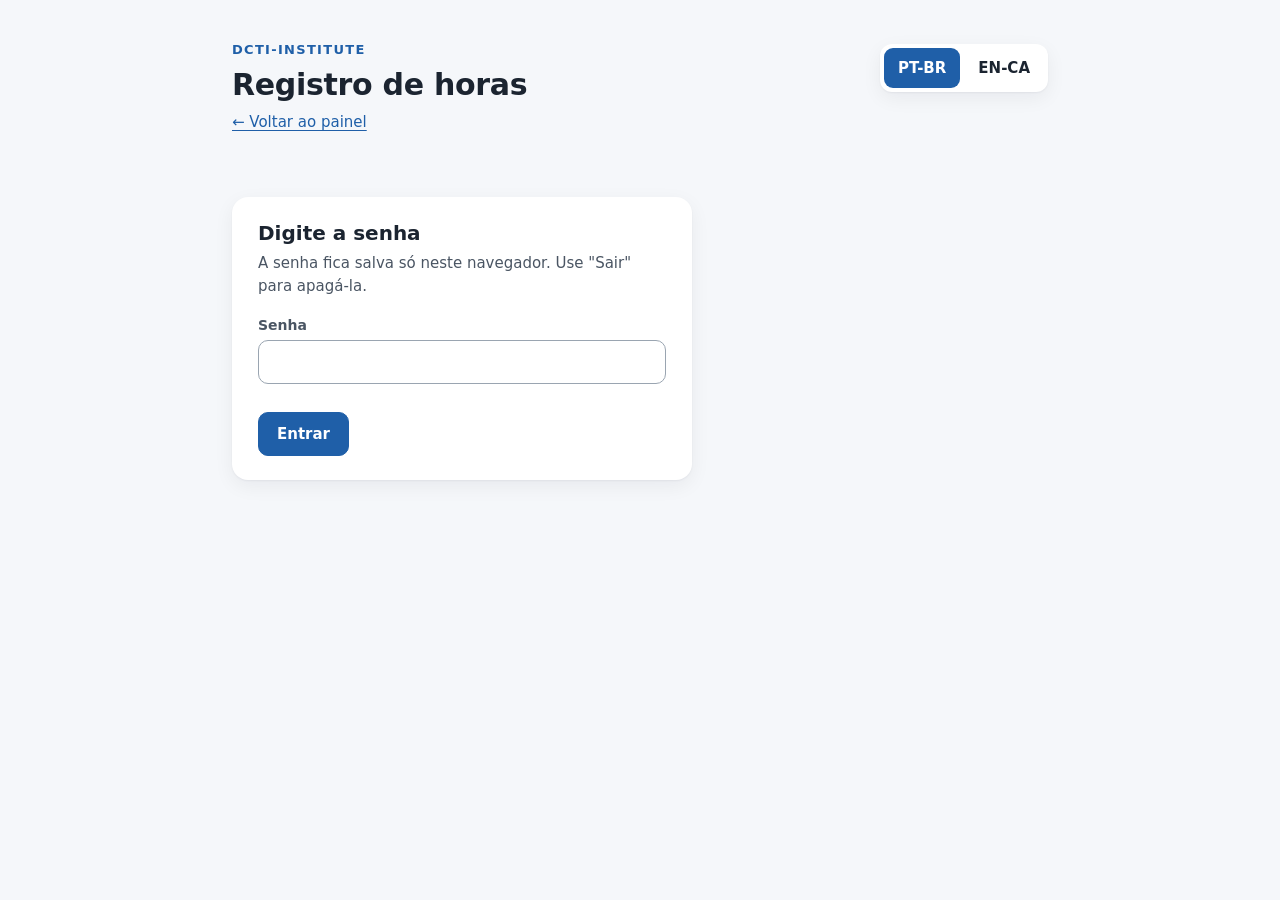
<file: site/horas.html>
<!DOCTYPE html>
<html lang="pt-BR">
<head>
<meta charset="utf-8">
<meta name="viewport" content="width=device-width, initial-scale=1">
<meta name="robots" content="noindex">
<meta http-equiv="Content-Security-Policy" content="default-src 'none'; script-src 'unsafe-inline'; style-src 'unsafe-inline'; connect-src 'self'; img-src 'self' data:; base-uri 'none'; form-action 'none'">
<meta name="referrer" content="no-referrer">
<title>DCTI-Institute – Registro de horas</title>
<style>
  :root {
    --bg: #f5f7fa;
    --card: #fff;
    --text: #1b2430;
    --muted: #4a5563;
    --faint: #66717f;
    --line: #d6dde6;
    --accent: #1f5fa8;
    --accent-soft: #e9f1fb;
    --danger: #a3262a;
    --ok: #1d6b3a;
    --radius: 16px;
    --shadow: 0 1px 2px rgba(16, 24, 40, 0.05), 0 6px 20px rgba(16, 24, 40, 0.06);
    color-scheme: light;
  }
  * { box-sizing: border-box; }
  [hidden] { display: none !important; }
  html { background: var(--bg); }
  body {
    margin: 0; background: var(--bg); color: var(--text);
    font-family: system-ui, -apple-system, "Segoe UI", Roboto, "Helvetica Neue", Arial, sans-serif;
    font-size: 1.0625rem; line-height: 1.5;
  }
  .wrap { max-width: 880px; margin: 0 auto; padding: 40px 32px 72px; }
  h1, h2, h3 { line-height: 1.25; margin: 0; }
  p { margin: 0; }
  ul { margin: 0; padding: 0; list-style: none; }
  :focus-visible { outline: 3px solid var(--accent); outline-offset: 2px; border-radius: 4px; }
  .visually-hidden {
    position: absolute !important; width: 1px; height: 1px; padding: 0; margin: -1px;
    overflow: hidden; clip: rect(0 0 0 0); white-space: nowrap; border: 0;
  }
  button, input, textarea { font: inherit; color: inherit; }
  button { cursor: pointer; }
  button:disabled { cursor: default; opacity: 0.6; }

  /* header */
  .site-header { display: flex; flex-wrap: wrap; align-items: flex-start; justify-content: space-between; gap: 16px 32px; }
  .brand { font-size: 0.8125rem; font-weight: 700; letter-spacing: 0.1em; text-transform: uppercase; color: var(--accent); }
  .site-header h1 { font-size: 1.875rem; font-weight: 750; letter-spacing: -0.01em; margin-top: 6px; }
  .back { display: inline-block; margin-top: 8px; font-size: 0.9375rem; color: var(--accent); text-underline-offset: 3px; }
  .controls { display: flex; flex-wrap: wrap; align-items: center; gap: 12px; padding-top: 4px; }
  .lang-group { display: inline-flex; padding: 4px; gap: 4px; background: #fff; border-radius: 12px; box-shadow: var(--shadow); }
  .lang-group button {
    font-size: 0.9375rem; font-weight: 650; min-height: 40px; min-width: 64px; padding: 6px 14px;
    background: transparent; border: 0; border-radius: 9px;
  }
  .lang-group button:hover { background: var(--accent-soft); }
  .lang-group button[aria-pressed="true"] { background: var(--accent); color: #fff; }
  .link-btn {
    background: none; border: 0; padding: 8px 4px; min-height: 40px; color: var(--accent);
    font-size: 0.9375rem; font-weight: 600; text-decoration: underline; text-underline-offset: 3px;
  }

  /* cards and buttons */
  .card { background: var(--card); border-radius: var(--radius); box-shadow: var(--shadow); padding: 24px 26px; }
  .btn {
    min-height: 44px; padding: 8px 18px; border-radius: 10px; border: 1px solid var(--accent);
    background: var(--accent); color: #fff; font-weight: 650; font-size: 0.9375rem;
  }
  .btn:hover:not(:disabled) { background: #194f8c; }
  .btn-quiet { background: #fff; color: var(--accent); }
  .btn-quiet:hover:not(:disabled) { background: var(--accent-soft); }
  .btn-small { min-height: 36px; padding: 4px 12px; font-size: 0.875rem; }
  .btn-danger { border-color: var(--danger); color: var(--danger); background: #fff; }
  .btn-danger:hover:not(:disabled) { background: #fbeaea; }
  .notice { margin-top: 24px; padding: 16px 20px; background: #fde8e8; color: #7a1616; border-radius: var(--radius); }
  .notice .btn { margin-top: 10px; }
  .toast { min-height: 1.5em; margin-top: 8px; font-size: 0.9375rem; color: var(--ok); font-weight: 600; }

  /* login */
  .login { margin-top: 32px; max-width: 460px; }
  .login h2 { font-size: 1.25rem; }
  .login p.hint { margin-top: 6px; color: var(--muted); font-size: 0.9375rem; }
  .field { display: flex; flex-direction: column; gap: 4px; }
  .field label { font-size: 0.875rem; font-weight: 600; color: var(--muted); }
  .field input {
    min-height: 44px; padding: 8px 12px; border: 1px solid #9aa5b1; border-radius: 10px; background: #fff; width: 100%;
  }
  .field input[aria-invalid="true"] { border-color: var(--danger); }
  .login form { margin-top: 18px; display: grid; gap: 14px; }
  .error-text { color: var(--danger); font-size: 0.875rem; font-weight: 600; }

  /* week bar */
  .weekbar { margin-top: 8px; display: flex; flex-wrap: wrap; align-items: center; justify-content: space-between; gap: 12px; }
  .weekbar .week-name { font-size: 1.25rem; font-weight: 700; }
  .weekbar .week-range { color: var(--muted); font-size: 0.9375rem; }
  .weekbar .nav { display: flex; gap: 8px; flex-wrap: wrap; }

  /* total */
  .total { margin-top: 20px; display: flex; flex-wrap: wrap; align-items: center; justify-content: space-between; gap: 16px; }
  .total .label { font-size: 0.875rem; font-weight: 700; text-transform: uppercase; letter-spacing: 0.08em; color: var(--muted); }
  .total .value { font-size: 2.5rem; font-weight: 750; line-height: 1.1; font-variant-numeric: tabular-nums; }
  .copy-box { margin-top: 12px; width: 100%; }
  .copy-box textarea { width: 100%; min-height: 200px; padding: 10px; border: 1px solid #9aa5b1; border-radius: 10px; font-size: 0.9375rem; }

  /* groups and tasks */
  .section-title {
    margin: 40px 0 14px; font-size: 0.8125rem; font-weight: 700; text-transform: uppercase; letter-spacing: 0.1em; color: var(--muted);
  }
  .group + .group { margin-top: 12px; }
  .group.card { padding-top: 18px; padding-bottom: 18px; }
  .group-head { display: flex; align-items: baseline; justify-content: space-between; gap: 12px; }
  .group-head h3 { font-size: 1.125rem; font-weight: 700; }
  .sum { font-weight: 700; font-variant-numeric: tabular-nums; white-space: nowrap; }
  .sum.zero { color: var(--faint); font-weight: 600; }
  .task + .task { margin-top: 18px; padding-top: 18px; border-top: 1px solid var(--line); }
  .group-head + .task { margin-top: 12px; padding-top: 14px; border-top: 2px solid var(--line); }
  .task-head { display: flex; align-items: baseline; justify-content: space-between; gap: 12px; }
  .task-head h4 { margin: 0; font-size: 1rem; font-weight: 650; }
  .tag { display: inline-block; font-size: 0.75rem; font-weight: 650; margin-left: 8px; padding: 1px 8px; border-radius: 999px;
    background: #eef1f5; color: var(--muted); vertical-align: 2px; text-transform: lowercase; }
  .tag-pausada { background: #fff4d6; color: #6b4a00; }
  .tag-concluida { background: #e3f1e7; color: #1d5a32; }
  .periods { margin-top: 10px; }
  .period {
    display: grid; grid-template-columns: 8.5rem 5rem 1fr auto; align-items: center; gap: 4px 14px;
    padding: 8px 0; border-top: 1px solid #edf0f4;
  }
  .period:first-child { border-top: 0; }
  .period .p-date { color: var(--muted); font-size: 0.9375rem; }
  .period .p-hours { font-weight: 700; font-variant-numeric: tabular-nums; }
  .period .p-note { color: var(--text); font-size: 0.9375rem; overflow-wrap: anywhere; }
  .period .p-note.empty { color: var(--faint); }
  .period .p-actions { display: flex; gap: 6px; }
  .no-periods { margin-top: 8px; color: var(--faint); font-size: 0.9375rem; }
  .add-btn { margin-top: 10px; }

  /* period form */
  .pform {
    margin-top: 10px; padding: 14px; border-radius: 12px; background: var(--accent-soft);
    display: grid; grid-template-columns: 10rem 8rem 1fr; gap: 12px; align-items: start;
  }
  .pform .hint { font-size: 0.8125rem; color: var(--muted); }
  .pform .actions { grid-column: 1 / -1; display: flex; gap: 8px; flex-wrap: wrap; align-items: center; }
  .pform .actions .error-text { margin-left: 4px; }
  .loading { margin-top: 24px; color: var(--muted); }

  @media (max-width: 640px) {
    .wrap { padding: 24px 16px 56px; }
    .site-header h1 { font-size: 1.5rem; }
    .card { padding: 18px 16px; }
    .total .value { font-size: 2.125rem; }
    .period { grid-template-columns: 1fr auto; }
    .period .p-date { grid-column: 1; }
    .period .p-hours { grid-column: 2; grid-row: 1; text-align: right; }
    .period .p-note { grid-column: 1 / -1; }
    .period .p-actions { grid-column: 1 / -1; }
    .pform { grid-template-columns: 1fr 1fr; }
    .pform .f-note { grid-column: 1 / -1; }
    .weekbar .nav { width: 100%; }
    .weekbar .nav .btn { flex: 1 1 auto; }
  }
  @media (prefers-reduced-motion: reduce) { * { transition: none !important; animation: none !important; } }
</style>
</head>
<body>
<div class="wrap">
  <header class="site-header">
    <div>
      <div class="brand">DCTI-Institute</div>
      <h1 id="page-title"></h1>
      <a class="back" id="back-link" href="./"></a>
    </div>
    <div class="controls">
      <button type="button" class="link-btn" id="logout" hidden></button>
      <span class="visually-hidden" id="lang-label"></span>
      <div class="lang-group" role="group" aria-labelledby="lang-label">
        <button type="button" data-lang="pt-BR" aria-pressed="false" lang="pt-BR">PT-BR</button>
        <button type="button" data-lang="en-CA" aria-pressed="false" lang="en-CA">EN-CA</button>
      </div>
    </div>
  </header>

  <main id="main">
    <p class="toast" id="toast" role="status" aria-live="polite"></p>
    <div class="notice" id="error" role="alert" hidden><p id="error-text"></p><button type="button" class="btn btn-quiet" id="retry"></button></div>

    <section class="card login" id="login" aria-labelledby="login-title" hidden>
      <h2 id="login-title"></h2>
      <p class="hint" id="login-hint"></p>
      <form id="login-form" novalidate>
        <div class="field">
          <label for="password" id="password-label"></label>
          <input type="password" id="password" autocomplete="current-password" required aria-describedby="login-error">
        </div>
        <p class="error-text" id="login-error"></p>
        <div><button type="submit" class="btn" id="login-btn"></button></div>
      </form>
    </section>

    <div id="app" hidden>
      <nav class="card weekbar" id="weekbar" aria-labelledby="week-name">
        <div>
          <h2 class="week-name" id="week-name"></h2>
          <p class="week-range" id="week-range"></p>
        </div>
        <div class="nav">
          <button type="button" class="btn btn-quiet btn-small" id="prev-week"></button>
          <button type="button" class="btn btn-quiet btn-small" id="this-week"></button>
          <button type="button" class="btn btn-quiet btn-small" id="next-week"></button>
        </div>
      </nav>

      <p class="loading" id="loading" hidden></p>

      <div id="week-content" hidden>
        <section class="card total" aria-labelledby="total-label">
          <div>
            <p class="label" id="total-label"></p>
            <p class="value" id="total-value"></p>
          </div>
          <button type="button" class="btn" id="copy-btn"></button>
          <div class="copy-box" id="copy-box" hidden>
            <p class="hint" id="copy-hint"></p>
            <label class="visually-hidden" for="copy-text" id="copy-text-label"></label>
            <textarea id="copy-text" readonly></textarea>
          </div>
        </section>

        <h2 class="section-title" id="deliverables-title"></h2>
        <div id="groups"></div>
        <p class="no-periods" id="no-tasks" hidden></p>

        <h2 class="section-title" id="fixed-title"></h2>
        <div id="fixed"></div>
      </div>
    </div>
  </main>
  <noscript>
    <p class="notice" lang="pt-BR">Esta tela precisa de JavaScript.</p>
    <p class="notice" lang="en-CA">This page needs JavaScript.</p>
  </noscript>
</div>

<script>
(function () {
  'use strict';

  var API = 'api/timelog';             // same origin: Vercel rewrites it to the n8n webhook (site/vercel.json)
  var KEY_STORE = 'dcti_timelog_key';   // the password, saved only in this browser
  var LANG_STORE = 'dcti_lang';         // shared with the dashboard
  var TZ = 'America/Sao_Paulo';
  var FIXED_ORDER = ['T-MEET', 'T-EXTRA'];
  var LANGS = ['pt-BR', 'en-CA'];

  var T = {
    'pt-BR': {
      doc_title: 'DCTI-Institute – Registro de horas',
      title: 'Registro de horas',
      back: '← Voltar ao painel',
      lang: 'Idioma',
      logout: 'Sair',
      login_title: 'Digite a senha',
      login_hint: 'A senha fica salva só neste navegador. Use "Sair" para apagá-la.',
      password: 'Senha',
      enter: 'Entrar',
      checking: 'Conferindo…',
      empty_password: 'Digite a senha.',
      wrong_password: 'Senha incorreta.',
      not_configured: 'O servidor ainda não está configurado (segredo no n8n).',
      network: 'Não foi possível falar com o servidor. Confira a conexão e tente de novo.',
      server: 'O servidor respondeu com erro. Tente de novo em instantes.',
      retry: 'Tentar de novo',
      loading: 'Carregando…',
      week_n: 'Semana {n} de {y}',
      prev_week: '← Anterior',
      this_week: 'Esta semana',
      next_week: 'Próxima →',
      prev_week_long: 'Semana anterior',
      next_week_long: 'Próxima semana',
      total_week: 'Total da semana',
      copy: 'Copiar resumo da semana',
      copied: 'Resumo copiado. É só colar no e-mail.',
      copy_hint: 'Não deu para copiar sozinho. O texto já está selecionado: use Ctrl+C (ou Cmd+C).',
      copy_text_label: 'Resumo da semana em inglês',
      deliverables: 'Frentes do GTM',
      fixed: 'Reuniões e extras',
      no_tasks: 'Nenhuma frente ativa na aba pillars.',
      add_period: '+ adicionar período',
      other_group: 'Fora da aba pillars',
      status_pausada: 'pausada',
      status_concluida: 'concluída',
      date: 'Data',
      hours: 'Horas',
      hours_hint: 'Ex.: 1,5 · 1h30 · 90min',
      note: 'Nota (opcional)',
      no_note: 'sem nota',
      save: 'Salvar',
      saving: 'Salvando…',
      cancel: 'Cancelar',
      edit: 'Editar',
      remove: 'Remover',
      period_of: 'período de {h} em {d}',
      confirm_remove: 'Remover o período de {h} em {d}?',
      saved: 'Período salvo.',
      removed: 'Período removido.',
      invalid_hours: 'Horas inválidas. Use 1,5 ou 1h30 ou 90min (mais que 0 e até 24 h).',
      invalid_date: 'Escolha uma data desta semana.',
      not_found: 'Este período não existe mais. A lista foi recarregada.',
      invalid_task: 'Esta frente não existe mais na planilha. A lista foi recarregada.',
      task_closed: 'Esta frente está pausada ou concluída: não aceita novos períodos. A lista foi recarregada.',
      add_period_for: 'Adicionar período em {t}',
      total_of: 'Total de {t}'
    },
    'en-CA': {
      doc_title: 'DCTI-Institute – Time log',
      title: 'Time log',
      back: '← Back to the dashboard',
      lang: 'Language',
      logout: 'Sign out',
      login_title: 'Enter the password',
      login_hint: 'The password is saved only in this browser. Use "Sign out" to remove it.',
      password: 'Password',
      enter: 'Sign in',
      checking: 'Checking…',
      empty_password: 'Enter the password.',
      wrong_password: 'Wrong password.',
      not_configured: 'The server is not set up yet (secret in n8n).',
      network: 'Could not reach the server. Check the connection and try again.',
      server: 'The server returned an error. Please try again shortly.',
      retry: 'Try again',
      loading: 'Loading…',
      week_n: 'Week {n}, {y}',
      prev_week: '← Previous',
      this_week: 'This week',
      next_week: 'Next →',
      prev_week_long: 'Previous week',
      next_week_long: 'Next week',
      total_week: 'Week total',
      copy: 'Copy week summary',
      copied: 'Summary copied. Paste it into the email.',
      copy_hint: 'Could not copy automatically. The text is selected: press Ctrl+C (or Cmd+C).',
      copy_text_label: 'Week summary in English',
      deliverables: 'GTM workstreams',
      fixed: 'Meetings and extras',
      no_tasks: 'No active workstream in the pillars tab.',
      add_period: '+ add period',
      other_group: 'Not in the pillars tab',
      status_pausada: 'paused',
      status_concluida: 'finished',
      date: 'Date',
      hours: 'Hours',
      hours_hint: 'E.g. 1.5 · 1h30 · 90min',
      note: 'Note (optional)',
      no_note: 'no note',
      save: 'Save',
      saving: 'Saving…',
      cancel: 'Cancel',
      edit: 'Edit',
      remove: 'Remove',
      period_of: 'period of {h} on {d}',
      confirm_remove: 'Remove the period of {h} on {d}?',
      saved: 'Period saved.',
      removed: 'Period removed.',
      invalid_hours: 'Invalid hours. Use 1.5 or 1h30 or 90min (more than 0, up to 24 h).',
      invalid_date: 'Choose a date in this week.',
      not_found: 'This period no longer exists. The list was reloaded.',
      invalid_task: 'This workstream is no longer in the sheet. The list was reloaded.',
      task_closed: 'This workstream is paused or finished: no new periods. The list was reloaded.',
      add_period_for: 'Add period to {t}',
      total_of: 'Total for {t}'
    }
  };
  var MONTHS_EN = ['Jan', 'Feb', 'Mar', 'Apr', 'May', 'Jun', 'Jul', 'Aug', 'Sep', 'Oct', 'Nov', 'Dec'];

  var state = {
    lang: 'pt-BR', key: '', week: '', tasks: [], entries: [],
    form: null,          // { mode: 'add'|'edit', taskId, entryId, newId, date, hours, note, error, busy }
    loaded: false, reqSeq: 0, focusAfter: null
  };

  // ---------- helpers
  function $(id) { return document.getElementById(id); }
  function el(tag, cls, text) {
    var n = document.createElement(tag);
    if (cls) n.className = cls;
    if (text !== undefined && text !== null) n.textContent = String(text);
    return n;
  }
  function clear(n) { while (n.firstChild) n.removeChild(n.firstChild); }
  function str(x) { return (x === null || x === undefined) ? '' : String(x); }
  function t(k, vars) {
    var s = (T[state.lang] && T[state.lang][k]) || T['en-CA'][k] || k;
    return vars ? s.replace(/\{(\w+)\}/g, function (m, v) { return vars[v] !== undefined ? vars[v] : m; }) : s;
  }
  function store(k, v) { try { if (v === null) window.localStorage.removeItem(k); else window.localStorage.setItem(k, v); } catch (e) { /* no storage */ } }
  function read(k) { try { return window.localStorage.getItem(k); } catch (e) { return null; } }
  function param(name) { try { return new URLSearchParams(window.location.search).get(name); } catch (e) { return null; } }
  function normLang(x) {
    var s = str(x).trim().toLowerCase();
    for (var i = 0; i < LANGS.length; i++) if (LANGS[i].toLowerCase() === s) return LANGS[i];
    return null;
  }
  function pad(n) { return (n < 10 ? '0' : '') + n; }

  // ---------- dates and ISO weeks (dates are calendar days, YYYY-MM-DD, in America/Sao_Paulo)
  function todaySP() {
    try {
      var p = {};
      new Intl.DateTimeFormat('en-CA', { timeZone: TZ, year: 'numeric', month: '2-digit', day: '2-digit' })
        .formatToParts(new Date()).forEach(function (x) { p[x.type] = x.value; });
      return p.year + '-' + p.month + '-' + p.day;
    } catch (e) {
      var d = new Date(Date.now() - 3 * 3600e3);   // fallback: UTC-3
      return d.toISOString().slice(0, 10);
    }
  }
  function toUTC(ds) { var a = ds.split('-'); return Date.UTC(+a[0], +a[1] - 1, +a[2]); }
  function fromUTC(ms) { return new Date(ms).toISOString().slice(0, 10); }
  function addDays(ds, n) { return fromUTC(toUTC(ds) + n * 864e5); }
  function isoWeek(ds) {
    var d = new Date(toUTC(ds));
    d.setUTCDate(d.getUTCDate() - ((d.getUTCDay() + 6) % 7) + 3);
    var y = d.getUTCFullYear();
    return y + '-W' + pad(1 + Math.floor((d - Date.UTC(y, 0, 1)) / 864e5 / 7));
  }
  function weekStart(week) {
    var m = /^(\d{4})-W(\d{2})$/.exec(str(week));
    if (!m) return '';
    var jan4 = Date.UTC(+m[1], 0, 4);
    var ds = fromUTC(jan4 - ((new Date(jan4).getUTCDay() + 6) % 7) * 864e5 + (+m[2] - 1) * 7 * 864e5);
    return (+m[2] >= 1 && isoWeek(ds) === week) ? ds : '';
  }
  function shiftWeek(week, n) { return isoWeek(addDays(weekStart(week), 7 * n)); }
  function fmtDay(ds, withWeekday) {
    try {
      var o = { timeZone: 'UTC', day: 'numeric', month: 'short' };
      if (withWeekday) o.weekday = 'short';
      return new Intl.DateTimeFormat(state.lang, o).format(new Date(toUTC(ds)));
    } catch (e) { return ds; }
  }
  function fmtYearRange(week) {
    var a = weekStart(week), b = addDays(a, 6);
    var y = b.slice(0, 4);
    return fmtDay(a) + ' – ' + fmtDay(b) + (state.lang === 'en-CA' ? ', ' : ' ') + y;
  }

  // ---------- hours: "1,5" | "1.5" | "2" | "1h30" | "1:30" | "90min" -> decimal hours with 2 places
  function parseHours(v) {
    var s = str(v).trim().toLowerCase().replace(/\s+/g, '');
    var m;
    var h = NaN;
    if ((m = /^(\d+(?:[.,]\d+)?)(?:h|hr|hrs|hora|horas|hour|hours)?$/.exec(s))) h = parseFloat(m[1].replace(',', '.'));
    else if ((m = /^(\d+)(?:h|:)(\d{1,2})(?:m|min)?$/.exec(s))) h = +m[2] < 60 ? +m[1] + (+m[2]) / 60 : NaN;
    else if ((m = /^(\d+(?:[.,]\d+)?)(?:m|min|mins|minuto|minutos|minute|minutes)$/.exec(s))) h = parseFloat(m[1].replace(',', '.')) / 60;
    if (!isFinite(h)) return NaN;
    h = Math.round(h * 100) / 100;
    return (h > 0 && h <= 24) ? h : NaN;
  }
  function round2(x) { return Math.round(x * 100) / 100; }
  function fmtNum(h, lang) {
    try { return new Intl.NumberFormat(lang || state.lang, { maximumFractionDigits: 2 }).format(h); } catch (e) { return String(h); }
  }
  function fmtHours(h, lang) { return fmtNum(round2(h), lang) + ' h'; }
  function hoursInput(h) { return fmtNum(h).replace(/\s/g, ''); }   // value shown in the edit field

  // ---------- tasks and entries
  function taskName(task, lang) { return (lang || state.lang) === 'en-CA' ? (task.name_en || task.name_pt) : (task.name_pt || task.name_en); }
  function isFixed(task) { return task.fixed || FIXED_ORDER.indexOf(task.task_id) >= 0; }
  function isOpen(task) { return isFixed(task) || task.status === 'ativa'; }
  function groupLabel(group, lang) { return (lang || state.lang) === 'en-CA' ? group.en : group.pt; }
  // workstreams grouped by pillars.group (Content, External authority, ...), in the order of the sheet
  function groups() {
    var list = [], byKey = {};
    state.tasks.forEach(function (task) {
      if (isFixed(task)) return;
      var k = task.group || '';
      if (!byKey[k]) {
        var other = { en: T['en-CA'].other_group, pt: T['pt-BR'].other_group };   // ids no longer in pillars
        byKey[k] = { key: k, en: task.group_en || task.group || other.en, pt: task.group_pt || task.group || other.pt, tasks: [] };
        list.push(byKey[k]);
      }
      byKey[k].tasks.push(task);
    });
    return list;
  }
  function statusTag(task) {
    if (isOpen(task)) return null;
    return el('span', 'tag tag-' + task.status, t(task.status === 'pausada' ? 'status_pausada' : 'status_concluida'));
  }
  function fixedTasks() {
    return FIXED_ORDER.map(function (id) { return state.tasks.filter(function (x) { return x.task_id === id; })[0]; })
      .filter(Boolean);
  }
  function entriesOf(taskId) { return state.entries.filter(function (e) { return e.task_id === taskId; }); }
  function sumOf(list) { return round2(list.reduce(function (a, e) { return a + (+e.hours || 0); }, 0)); }
  function sumTasks(tasks) { return round2(tasks.reduce(function (a, x) { return a + sumOf(entriesOf(x.task_id)); }, 0)); }
  function slugId(s) { return str(s).toLowerCase().replace(/[^a-z0-9]+/g, '-').replace(/^-+|-+$/g, '') || 'x'; }
  function newId() {
    var a = new Uint8Array(9), s = '';
    try { window.crypto.getRandomValues(a); } catch (e) { for (var i = 0; i < a.length; i++) a[i] = Math.floor(Math.random() * 256); }
    for (var j = 0; j < a.length; j++) s += ('0' + a[j].toString(16)).slice(-2);
    return 'TL-' + Date.now().toString(36) + '-' + s;
  }

  // ---------- API (POST /api/timelog, header X-Timelog-Key)
  function api(body) {
    var ctrl = typeof AbortController === 'function' ? new AbortController() : null;
    var timer = ctrl ? setTimeout(function () { ctrl.abort(); }, 25000) : null;
    return fetch(API, {
      method: 'POST', cache: 'no-store', credentials: 'same-origin',
      headers: { 'Content-Type': 'application/json', 'X-Timelog-Key': state.key },
      body: JSON.stringify(body), signal: ctrl ? ctrl.signal : undefined
    }).then(function (res) {
      if (timer) clearTimeout(timer);
      return res.text().then(function (txt) {
        var data = null;
        try { data = JSON.parse(txt); } catch (e) { data = null; }
        if (res.ok && data && data.ok) return data;
        var err = new Error('api');
        err.status = res.status;
        err.code = data && data.error ? String(data.error) : (res.status === 401 ? 'unauthorized' : 'server');
        throw err;
      });
    }, function () {
      if (timer) clearTimeout(timer);
      var err = new Error('network');
      err.status = 0; err.code = 'network';
      throw err;
    });
  }
  function messageFor(err) {
    if (err.code === 'unauthorized') return t('wrong_password');
    if (err.code === 'not_configured') return t('not_configured');
    if (err.code === 'network') return t('network');
    if (T[state.lang][err.code]) return t(err.code);
    return t('server');
  }

  // ---------- notices
  var toastTimer = null;
  function toast(msg) {
    var n = $('toast');
    n.textContent = msg;
    if (toastTimer) clearTimeout(toastTimer);
    toastTimer = setTimeout(function () { n.textContent = ''; }, 5000);
  }
  function showError(msg) { $('error-text').textContent = msg; $('error').hidden = false; }
  function hideError() { $('error').hidden = true; }

  // ---------- login / logout
  function signOut(msg) {
    state.key = '';
    state.loaded = false; state.tasks = []; state.entries = []; state.form = null;
    store(KEY_STORE, null);
    $('app').hidden = true; $('logout').hidden = true; hideError();
    $('login').hidden = false;
    $('login-error').textContent = msg || '';
    $('password').value = '';
    $('password').setAttribute('aria-invalid', msg ? 'true' : 'false');
    $('password').focus();
  }
  function onLogin(ev) {
    ev.preventDefault();
    var v = $('password').value.trim();
    if (!v) { $('login-error').textContent = t('empty_password'); $('password').setAttribute('aria-invalid', 'true'); return; }
    state.key = v;
    $('login-btn').disabled = true;
    $('login-btn').textContent = t('checking');
    $('login-error').textContent = '';
    loadWeek(true).then(function () {
      $('login-btn').disabled = false;
      $('login-btn').textContent = t('enter');
    });
  }
  function enterApp() {
    $('login').hidden = true;
    $('app').hidden = false;
    $('logout').hidden = false;
  }

  // ---------- loading a week
  function loadWeek(fromLogin) {
    var seq = ++state.reqSeq;
    var week = state.week;
    hideError();
    state.form = null;
    if (!fromLogin) { $('loading').hidden = false; $('week-content').hidden = true; }
    renderWeekBar();
    return api({ action: 'list', week: week }).then(function (data) {
      if (seq !== state.reqSeq) return;
      if (fromLogin) { store(KEY_STORE, state.key); enterApp(); }
      state.tasks = Array.isArray(data.tasks) ? data.tasks : [];
      state.entries = Array.isArray(data.entries) ? data.entries : [];
      state.loaded = true;
      $('loading').hidden = true;
      $('week-content').hidden = false;
      render();
    }, function (err) {
      if (seq !== state.reqSeq) return;
      $('loading').hidden = true;
      if (err.code === 'unauthorized') { signOut(t('wrong_password')); return; }
      if (fromLogin) {
        $('login-error').textContent = messageFor(err);
        state.key = read(KEY_STORE) || '';
        if (!$('login').hidden) return;
      }
      state.loaded = false;
      showError(messageFor(err));
    });
  }
  function goWeek(week) {
    state.week = week;
    try {
      var u = new URL(window.location.href);
      if (week === isoWeek(todaySP())) u.searchParams.delete('week'); else u.searchParams.set('week', week);
      window.history.replaceState(null, '', u.toString());
    } catch (e) { /* ignore */ }
    loadWeek(false);
  }

  // ---------- rendering
  function renderStatic() {
    document.documentElement.lang = state.lang;
    document.title = t('doc_title');
    $('page-title').textContent = t('title');
    $('back-link').textContent = t('back');
    $('lang-label').textContent = t('lang');
    $('logout').textContent = t('logout');
    $('login-title').textContent = t('login_title');
    $('login-hint').textContent = t('login_hint');
    $('password-label').textContent = t('password');
    if (!$('login-btn').disabled) $('login-btn').textContent = t('enter');
    $('retry').textContent = t('retry');
    $('loading').textContent = t('loading');
    $('total-label').textContent = t('total_week');
    $('copy-btn').textContent = t('copy');
    $('copy-hint').textContent = t('copy_hint');
    $('copy-text-label').textContent = t('copy_text_label');
    $('deliverables-title').textContent = t('deliverables');
    $('fixed-title').textContent = t('fixed');
    $('no-tasks').textContent = t('no_tasks');
    var btns = document.querySelectorAll('.lang-group button');
    for (var i = 0; i < btns.length; i++) btns[i].setAttribute('aria-pressed', btns[i].getAttribute('data-lang') === state.lang ? 'true' : 'false');
  }
  function renderWeekBar() {
    var m = /^(\d{4})-W(\d{2})$/.exec(state.week);
    $('week-name').textContent = t('week_n', { n: +m[2], y: m[1] });
    $('week-range').textContent = fmtYearRange(state.week);
    $('prev-week').textContent = t('prev_week');
    $('prev-week').setAttribute('aria-label', t('prev_week_long'));
    $('next-week').textContent = t('next_week');
    $('next-week').setAttribute('aria-label', t('next_week_long'));
    $('this-week').textContent = t('this_week');
    $('this-week').disabled = state.week === isoWeek(todaySP());
  }
  function render() {
    renderStatic();
    renderWeekBar();
    if (!state.loaded) return;
    $('total-value').textContent = fmtHours(sumOf(state.entries));
    var g = $('groups'); clear(g);
    var list = groups();
    list.forEach(function (group) { g.appendChild(groupCard(group)); });
    $('no-tasks').hidden = list.length > 0;
    var f = $('fixed'); clear(f);
    fixedTasks().forEach(function (task) { f.appendChild(groupCard({ key: task.task_id, tasks: [task], fixed: true })); });
    if (state.focusAfter) {
      var n = $(state.focusAfter);
      state.focusAfter = null;
      if (n) n.focus();
    }
  }
  function sumEl(h, label) {
    var s = el('span', 'sum' + (h ? '' : ' zero'), fmtHours(h));
    s.setAttribute('aria-label', label + ': ' + fmtHours(h));
    return s;
  }
  function groupCard(group) {
    var card = el('section', 'card group');
    var single = !!group.fixed;
    var label = group.fixed ? taskName(group.tasks[0]) : groupLabel(group);
    var head = el('div', 'group-head');
    var h3 = el('h3', null, label);
    var hid = 'g-' + (group.fixed ? group.tasks[0].task_id : slugId(group.key));
    h3.id = hid;
    card.setAttribute('aria-labelledby', hid);
    head.appendChild(h3);
    head.appendChild(sumEl(sumTasks(group.tasks), t('total_of', { t: label })));
    card.appendChild(head);
    group.tasks.forEach(function (task) { card.appendChild(taskBlock(task, single)); });
    return card;
  }
  function taskBlock(task, single) {
    var box = el('div', 'task');
    var name = taskName(task);
    if (!single) {
      var head = el('div', 'task-head');
      var h4 = el('h4', null, name);
      var tag = statusTag(task);
      if (tag) h4.appendChild(tag);
      head.appendChild(h4);
      head.appendChild(sumEl(sumOf(entriesOf(task.task_id)), t('total_of', { t: name })));
      box.appendChild(head);
    }
    var list = entriesOf(task.task_id);
    var form = state.form;
    if (list.length) {
      var ul = el('ul', 'periods');
      list.forEach(function (e) {
        var li = el('li');
        if (form && form.mode === 'edit' && form.entryId === e.id) li.appendChild(periodForm(task, e));
        else li.appendChild(periodRow(task, e));
        ul.appendChild(li);
      });
      box.appendChild(ul);
    }
    if (form && form.mode === 'add' && form.taskId === task.task_id) {
      box.appendChild(periodForm(task, null));
    } else if (isOpen(task)) {
      var add = el('button', 'btn btn-quiet btn-small add-btn', t('add_period'));
      add.type = 'button';
      add.id = 'add-' + task.task_id;
      add.setAttribute('aria-label', t('add_period_for', { t: name }));
      add.disabled = !!(form && form.busy);
      add.addEventListener('click', function () { openAdd(task); });
      box.appendChild(add);
    }
    return box;
  }
  function periodRow(task, e) {
    var row = el('div', 'period');
    row.appendChild(el('span', 'p-date', fmtDay(e.date, true)));
    row.appendChild(el('span', 'p-hours', fmtHours(e.hours)));
    row.appendChild(el('span', 'p-note' + (e.note ? '' : ' empty'), e.note || t('no_note')));
    var acts = el('span', 'p-actions');
    var what = t('period_of', { h: fmtHours(e.hours), d: fmtDay(e.date) });
    var busy = !!(state.form && state.form.busy);
    var edit = el('button', 'btn btn-quiet btn-small', t('edit'));
    edit.type = 'button'; edit.id = 'edit-' + e.id; edit.disabled = busy;
    edit.setAttribute('aria-label', t('edit') + ': ' + what);
    edit.addEventListener('click', function () { openEdit(task, e); });
    var rm = el('button', 'btn btn-danger btn-small', t('remove'));
    rm.type = 'button'; rm.id = 'rm-' + e.id; rm.disabled = busy;
    rm.setAttribute('aria-label', t('remove') + ': ' + what);
    rm.addEventListener('click', function () { removeEntry(task, e); });
    acts.appendChild(edit); acts.appendChild(rm);
    row.appendChild(acts);
    return row;
  }
  function field(id, label, input, hint) {
    var f = el('div', 'field');
    var l = el('label', null, label);
    l.htmlFor = id;
    input.id = id;
    f.appendChild(l); f.appendChild(input);
    if (hint) { var h = el('span', 'hint', hint); h.id = id + '-hint'; f.appendChild(h); input.setAttribute('aria-describedby', h.id + ' pform-error'); }
    return f;
  }
  function periodForm(task, e) {
    var s = state.form;
    var ws = weekStart(state.week);
    var form = el('form', 'pform');
    form.noValidate = true;
    form.setAttribute('aria-label', (e ? t('edit') : t('add_period_for', { t: taskName(task) })));
    var d = el('input'); d.type = 'date'; d.min = ws; d.max = addDays(ws, 6); d.value = s.date; d.required = true;
    d.addEventListener('input', function () { s.date = d.value; });
    var h = el('input'); h.type = 'text'; h.inputMode = 'decimal'; h.autocomplete = 'off'; h.value = s.hours; h.required = true;
    h.addEventListener('input', function () { s.hours = h.value; });
    var n = el('input'); n.type = 'text'; n.maxLength = 500; n.value = s.note; n.autocomplete = 'off';
    n.addEventListener('input', function () { s.note = n.value; });
    if (s.error === 'invalid_hours') h.setAttribute('aria-invalid', 'true');
    if (s.error === 'invalid_date') d.setAttribute('aria-invalid', 'true');
    var fh = field('pform-hours', t('hours'), h, t('hours_hint'));
    var fd = field('pform-date', t('date'), d);
    var fn = field('pform-note', t('note'), n);
    fn.className += ' f-note';
    form.appendChild(fd); form.appendChild(fh); form.appendChild(fn);
    var acts = el('div', 'actions');
    var save = el('button', 'btn btn-small', s.busy ? t('saving') : t('save'));
    save.type = 'submit'; save.disabled = s.busy;
    var cancel = el('button', 'btn btn-quiet btn-small', t('cancel'));
    cancel.type = 'button'; cancel.disabled = s.busy;
    cancel.addEventListener('click', closeForm);
    var err = el('span', 'error-text', s.error ? t(s.error) : '');
    err.id = 'pform-error';
    err.setAttribute('role', 'alert');
    acts.appendChild(save); acts.appendChild(cancel); acts.appendChild(err);
    form.appendChild(acts);
    form.addEventListener('submit', function (ev) { ev.preventDefault(); submitForm(task, e); });
    form.addEventListener('keydown', function (ev) { if (ev.key === 'Escape' && !s.busy) { ev.preventDefault(); closeForm(); } });
    return form;
  }

  // ---------- actions
  function defaultDate() {
    var today = todaySP();
    return isoWeek(today) === state.week ? today : weekStart(state.week);
  }
  function openAdd(task) {
    state.form = { mode: 'add', taskId: task.task_id, entryId: null, newId: newId(), date: defaultDate(), hours: '', note: '', error: '', busy: false };
    state.focusAfter = 'pform-hours';
    render();
  }
  function openEdit(task, e) {
    state.form = { mode: 'edit', taskId: task.task_id, entryId: e.id, date: e.date, hours: hoursInput(e.hours), note: e.note || '', error: '', busy: false };
    state.focusAfter = 'pform-hours';
    render();
  }
  function closeForm() {
    var f = state.form;
    state.form = null;
    state.focusAfter = f ? (f.mode === 'edit' ? 'edit-' + f.entryId : 'add-' + f.taskId) : null;
    render();
  }
  function submitForm(task, e) {
    var s = state.form;
    if (!s || s.busy) return;
    var ws = weekStart(state.week);
    var hours = parseHours(s.hours);
    if (!/^\d{4}-\d{2}-\d{2}$/.test(s.date) || s.date < ws || s.date > addDays(ws, 6)) { s.error = 'invalid_date'; state.focusAfter = 'pform-date'; render(); return; }
    if (!isFinite(hours)) { s.error = 'invalid_hours'; state.focusAfter = 'pform-hours'; render(); return; }
    s.error = ''; s.busy = true;
    render();
    var body = s.mode === 'add'
      ? { action: 'add', id: s.newId, task_id: task.task_id, date: s.date, hours: hours, note: s.note.trim() }
      : { action: 'edit', id: s.entryId, date: s.date, hours: hours, note: s.note.trim() };
    api(body).then(function (data) {
      var entry = data.entry;
      if (s.mode === 'add') {
        if (!state.entries.some(function (x) { return x.id === entry.id; })) state.entries.push(entry);
      } else {
        state.entries = state.entries.map(function (x) { return x.id === entry.id ? entry : x; });
      }
      state.entries = state.entries.filter(function (x) { return x.week === state.week; });
      state.entries.sort(function (a, b) { return (a.date + a.created_at).localeCompare(b.date + b.created_at); });
      state.form = null;
      state.focusAfter = s.mode === 'edit' ? 'edit-' + entry.id : 'add-' + task.task_id;
      render();
      toast(t('saved'));
    }, function (err) { onWriteError(err, s); });
  }
  function removeEntry(task, e) {
    if (state.form && state.form.busy) return;
    if (!window.confirm(t('confirm_remove', { h: fmtHours(e.hours), d: fmtDay(e.date) }))) return;
    state.form = { mode: 'remove', taskId: task.task_id, entryId: e.id, busy: true };
    render();
    api({ action: 'remove', id: e.id }).then(function () {
      state.entries = state.entries.filter(function (x) { return x.id !== e.id; });
      state.form = null;
      state.focusAfter = 'add-' + task.task_id;
      render();
      toast(t('removed'));
    }, function (err) { onWriteError(err, null); });
  }
  function onWriteError(err, s) {
    if (err.code === 'unauthorized') { signOut(t('wrong_password')); return; }
    if (err.code === 'not_found' || err.code === 'invalid_task' || err.code === 'task_closed') {
      var msg = t(err.code);
      loadWeek(false).then(function () { toast(msg); });
      return;
    }
    if (s && (err.code === 'invalid_hours' || err.code === 'invalid_date')) {
      s.busy = false; s.error = err.code; render(); return;
    }
    // network or server error: keep the form open (same id, so trying again never duplicates)
    if (s) { s.busy = false; s.error = ''; } else { state.form = null; }
    render();
    toast('');
    showError(messageFor(err));
  }

  // ---------- English summary for the email
  function summaryText() {
    var EN = 'en-CA';
    var ws = weekStart(state.week), we = addDays(ws, 6);
    function day(ds) { return MONTHS_EN[+ds.slice(5, 7) - 1] + ' ' + (+ds.slice(8, 10)); }
    var range = ws.slice(0, 4) === we.slice(0, 4)
      ? (ws.slice(5, 7) === we.slice(5, 7) ? day(ws) + '–' + (+we.slice(8, 10)) : day(ws) + ' – ' + day(we)) + ', ' + we.slice(0, 4)
      : day(ws) + ', ' + ws.slice(0, 4) + ' – ' + day(we) + ', ' + we.slice(0, 4);
    var m = /^(\d{4})-W(\d{2})$/.exec(state.week);
    var lines = ['Time log – week ' + (+m[2]) + ' (' + range + ')', '', 'Hours by deliverable:'];
    var any = false;
    groups().forEach(function (g) {
      g.tasks.forEach(function (task) {     // one line per workstream (the workstream is the deliverable)
        var h = sumOf(entriesOf(task.task_id));
        if (!h) return;
        any = true;
        lines.push('- ' + taskName(task, EN) + ': ' + fmtHours(h, EN));
      });
    });
    if (!any) lines.push('- No hours logged');
    lines.push('');
    fixedTasks().forEach(function (task) { lines.push(taskName(task, EN) + ': ' + fmtHours(sumOf(entriesOf(task.task_id)), EN)); });
    lines.push('');
    lines.push('Total: ' + fmtHours(sumOf(state.entries), EN));
    return lines.join('\n');
  }
  function copySummary() {
    var text = summaryText();
    var box = $('copy-box'), ta = $('copy-text');
    function fallback() {
      ta.value = text;
      box.hidden = false;
      ta.focus();
      ta.select();
    }
    box.hidden = true;
    if (navigator.clipboard && window.isSecureContext) {
      navigator.clipboard.writeText(text).then(function () { toast(t('copied')); }, fallback);
    } else {
      fallback();
    }
  }

  // ---------- start
  function setLang(lg) {
    state.lang = lg;
    store(LANG_STORE, lg);
    render();
  }
  function init() {
    state.lang = normLang(param('lang')) || normLang(read(LANG_STORE)) || 'pt-BR';
    var w = str(param('week'));
    state.week = weekStart(w) ? w : isoWeek(todaySP());
    renderStatic();
    renderWeekBar();

    var btns = document.querySelectorAll('.lang-group button');
    for (var i = 0; i < btns.length; i++) {
      btns[i].addEventListener('click', function () { setLang(this.getAttribute('data-lang')); });
    }
    $('login-form').addEventListener('submit', onLogin);
    $('logout').addEventListener('click', function () { signOut(''); });
    $('prev-week').addEventListener('click', function () { goWeek(shiftWeek(state.week, -1)); });
    $('next-week').addEventListener('click', function () { goWeek(shiftWeek(state.week, 1)); });
    $('this-week').addEventListener('click', function () { goWeek(isoWeek(todaySP())); });
    $('retry').addEventListener('click', function () { loadWeek(false); });
    $('copy-btn').addEventListener('click', copySummary);

    state.key = read(KEY_STORE) || '';
    if (!state.key) { $('login').hidden = false; return; }
    enterApp();
    loadWeek(false);
  }
  init();
})();
</script>
</body>
</html>
</file>
<file: site/resumo.css>
/* Resumo tiles, shared by admin.html and index.html (light theme only, like both pages). */
.rs-grid { margin-top: 16px; display: grid; grid-template-columns: repeat(4, minmax(0, 1fr)); gap: 10px; }
@media (max-width: 640px) { .rs-grid { grid-template-columns: repeat(2, minmax(0, 1fr)); } }
.rs-tile { padding: 10px 12px; border-radius: 10px; background: var(--rs-bg); color: var(--rs-fg); border-top: 4px solid var(--rs); min-width: 0; }
.rs-label { font-size: 0.8125rem; font-weight: 650; line-height: 1.3; }
.rs-value { font-size: 1.5rem; font-weight: 750; line-height: 1.2; font-variant-numeric: tabular-nums; }
.rs-color-name { font-size: 0.75rem; font-weight: 650; line-height: 1.3; }   /* half of .rs-value */
.rs-sub { font-size: 0.75rem; line-height: 1.3; }
.rs-footer { margin: 12px 0 0; font-size: 0.8125rem; color: #66717f; }

/* same tones as the admin status colours */
.rs-none    { --rs: #c9d1da; --rs-bg: #f5f7fa; --rs-fg: #39424e; }
.rs-backlog { --rs: #7b8794; --rs-bg: #eef1f4; --rs-fg: #39424e; }
.rs-next    { --rs: #2f74c0; --rs-bg: #e6f0fb; --rs-fg: #174a85; }
.rs-doing   { --rs: #e07a1f; --rs-bg: #fdeedd; --rs-fg: #8a4300; }
.rs-blocked { --rs: #c8322f; --rs-bg: #fde8e8; --rs-fg: #8b1a1a; }
.rs-late    { --rs: #a3262a; --rs-bg: #fbe3e3; --rs-fg: #7a1518; }   /* a step darker than Bloqueada */
.rs-done    { --rs: #2e9a56; --rs-bg: #e5f5ec; --rs-fg: #14532d; }
.rs-color-Green  { --rs: #2e9a56; --rs-bg: #e5f5ec; --rs-fg: #14532d; }
.rs-color-Yellow { --rs: #d9a400; --rs-bg: #fff5d6; --rs-fg: #5f4200; }
.rs-color-Red    { --rs: #c8322f; --rs-bg: #fde8e8; --rs-fg: #8b1a1a; }
.rs-color-Gray   { --rs: #7b8794; --rs-bg: #eef1f4; --rs-fg: #39424e; }
</file>
